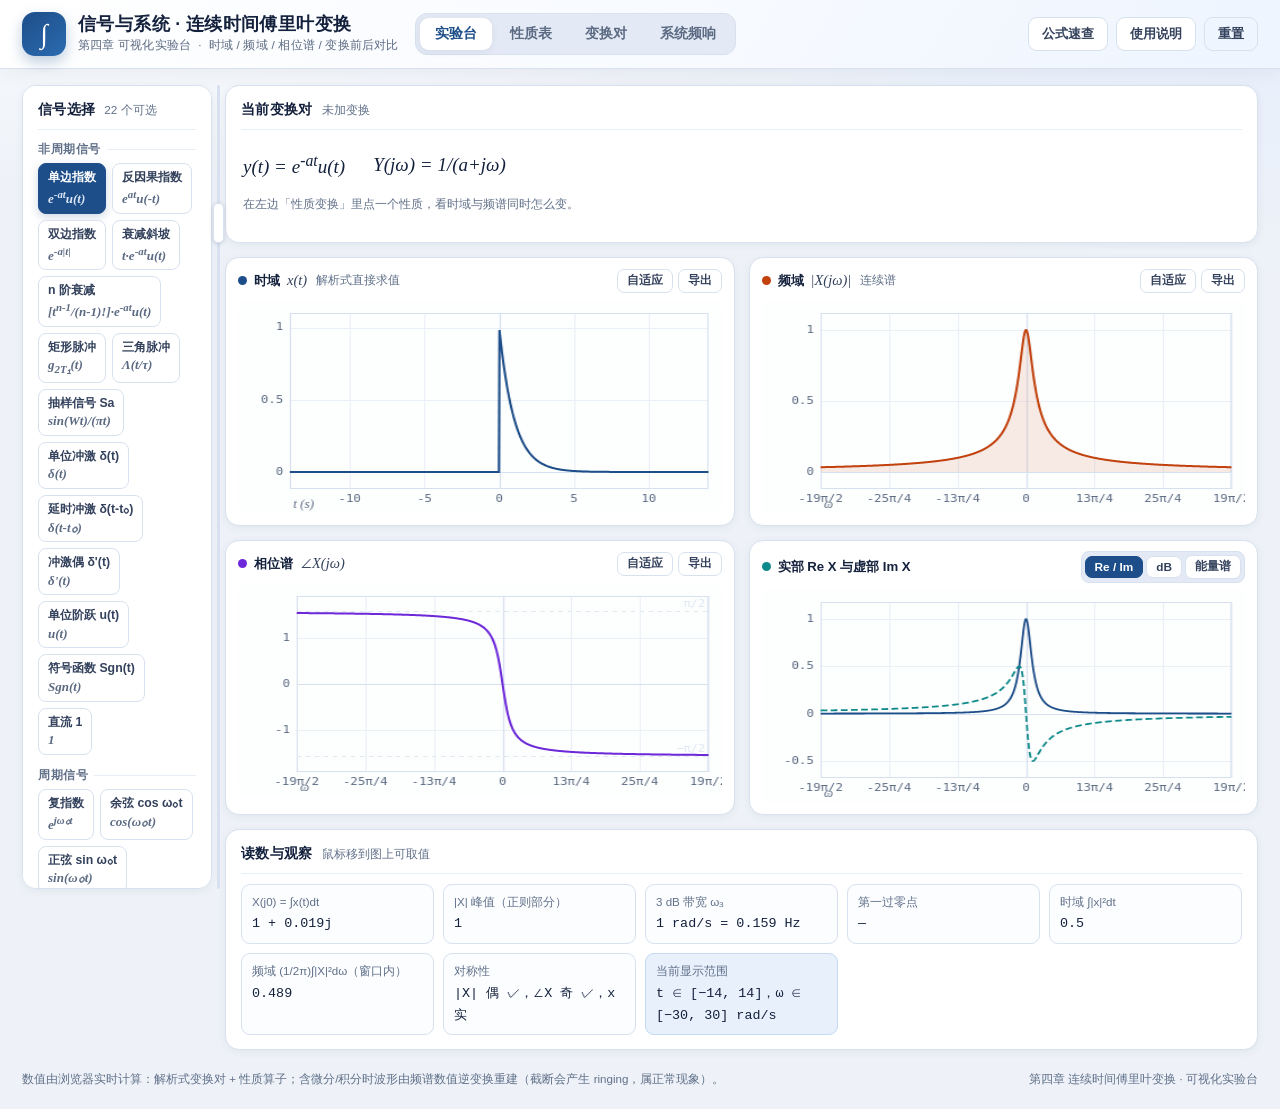
<file: index.html>
<!DOCTYPE html>
<html lang="zh-CN">
<head>
<meta charset="utf-8">
<meta name="viewport" content="width=device-width,initial-scale=1">
<title>信号与系统 · 连续时间傅里叶变换可视化实验台</title>
<meta name="description" content="第四章 连续时间傅里叶变换：信号选择、性质变换、时域波形、幅度谱、相位谱的交互式可视化实验台。">
<style>
/* ==========================================================================
   信号与系统 · 连续时间傅里叶变换可视化实验台
   全部样式内置，不引用任何外部字体、图标或脚本。
   ========================================================================== */

:root{
  --bg:#eef2f8;
  --bg-deep:#e3eaf5;
  --panel:#ffffff;
  --ink:#14213d;
  --ink-2:#33415c;
  --muted:#5b6a82;
  --muted-2:#607089;
  --line:#d8e1ef;
  --line-soft:#e8eef7;
  --primary:#1d4e89;
  --primary-2:#2f6db3;
  --primary-soft:#e8f0fb;
  --accent:#0f8a8a;
  --x:#1d4e89;
  --mag:#c2410c;
  --phase:#6d28d9;
  --y:#0f7a4d;
  --sys:#0f8a8a;
  --ghost:#9aa8bd;
  --danger:#b91c1c;
  --danger-bg:#fef2f2;
  --danger-line:#fecaca;
  --warn:#92400e;
  --warn-bg:#fffbeb;
  --warn-line:#fde68a;
  --ok:#0f7a4d;
  --ok-bg:#ecfdf5;
  --radius:14px;
  --radius-sm:9px;
  --shadow:0 10px 28px rgba(20,33,61,.08);
  --shadow-soft:0 2px 8px rgba(20,33,61,.06);
  --font-ui:"Microsoft YaHei","PingFang SC","Noto Sans SC","Source Han Sans SC","Segoe UI",sans-serif;
  --font-math:"Cambria Math","Latin Modern Math","Times New Roman",serif;
  --font-code:"Cascadia Code","JetBrains Mono","Consolas","Courier New",monospace;
}

*{box-sizing:border-box;}
html,body{margin:0;padding:0;}
body{
  min-height:100vh;
  background:
    radial-gradient(1200px 500px at 8% -10%, #ffffff 0%, rgba(255,255,255,0) 60%),
    radial-gradient(1000px 480px at 96% 0%, #e6effc 0%, rgba(230,239,252,0) 58%),
    var(--bg);
  color:var(--ink);
  font-family:var(--font-ui);
  font-size:14px;
  line-height:1.62;
  -webkit-font-smoothing:antialiased;
}
button,input,select,textarea{font-family:inherit;font-size:inherit;color:inherit;}
button{cursor:pointer;}
h1,h2,h3,h4,p{margin:0;}
[hidden]{display:none !important;}
em{font-style:italic;}
code{font-family:var(--font-code);font-size:12.2px;background:var(--bg-deep);padding:1px 5px;border-radius:5px;color:var(--ink-2);}

/* ---------- 顶栏 ---------- */
.topbar{
  position:sticky;top:0;z-index:40;
  display:flex;align-items:center;gap:16px;flex-wrap:wrap;
  padding:12px 22px;
  background:linear-gradient(120deg,#ffffff 0%,#f7faff 55%,#eef5ff 100%);
  border-bottom:1px solid var(--line);
  box-shadow:0 4px 18px rgba(20,33,61,.05);
}
.brand{display:flex;align-items:center;gap:12px;min-width:280px;}
.brand-mark{
  width:44px;height:44px;border-radius:13px;flex:none;
  display:grid;place-items:center;
  background:linear-gradient(145deg,var(--primary) 0%,#2b6bb0 100%);
  color:#fff;font-family:var(--font-math);font-size:27px;line-height:1;
  box-shadow:0 6px 14px rgba(29,78,137,.28);
}
.brand-text h1{font-size:17.5px;letter-spacing:.4px;line-height:1.3;}
.brand-text p{font-size:11.8px;color:var(--muted);letter-spacing:.2px;}

.mode-switch{
  display:flex;gap:3px;padding:4px;border-radius:12px;
  background:var(--bg-deep);border:1px solid var(--line);
}
.mode-btn{
  border:0;background:transparent;color:var(--muted);
  padding:7px 15px;border-radius:9px;font-size:13.5px;font-weight:600;
  transition:background .18s,color .18s,box-shadow .18s;white-space:nowrap;
}
.mode-btn:hover{color:var(--primary);background:rgba(255,255,255,.65);}
.mode-btn.active{background:#fff;color:var(--primary);box-shadow:var(--shadow-soft);}

.topbar-actions{margin-left:auto;display:flex;gap:8px;}

/* ---------- 通用控件 ---------- */
.btn{
  border:1px solid var(--line);background:#fff;color:var(--ink-2);
  padding:7px 13px;border-radius:9px;font-size:13px;font-weight:600;
  transition:border-color .16s,color .16s,background .16s,box-shadow .16s;
}
.btn:hover{border-color:var(--primary-2);color:var(--primary);background:var(--primary-soft);}
.btn-primary{background:var(--primary);border-color:var(--primary);color:#fff;}
.btn-primary:hover{background:var(--primary-2);border-color:var(--primary-2);color:#fff;}
.btn-ghost{background:transparent;}
.btn-tiny{padding:3px 9px;font-size:11.8px;border-radius:7px;font-weight:600;}
.btn-tiny.active{background:var(--primary);border-color:var(--primary);color:#fff;}
.btn-row{display:flex;gap:8px;flex-wrap:wrap;margin-top:10px;}
.icon-btn{
  width:26px;height:26px;border-radius:7px;border:1px solid var(--line);
  background:#fff;color:var(--muted);font-size:12px;line-height:1;
}
.icon-btn:hover{color:var(--primary);border-color:var(--primary-2);}

.hint{font-size:11.8px;color:var(--muted-2);font-weight:400;}
.val{font-family:var(--font-code);font-size:11.8px;color:var(--primary);margin-left:6px;}
.field-error{font-size:12px;color:var(--danger);margin-top:5px;min-height:0;}
.field-help{font-size:12px;color:var(--muted-2);margin-top:6px;line-height:1.6;}

/* ---------- 布局 ---------- */
.workspace{padding:16px 22px 8px;}
.view{display:none;}
.view.active{display:block;}
.view-head{margin-bottom:14px;}
.view-head h2{font-size:18px;letter-spacing:.3px;}
.view-sub{font-size:12.8px;color:var(--muted);margin-top:3px;}
.view-sub em{font-family:var(--font-math);font-size:14px;color:var(--ink-2);}

.panel{
  background:var(--panel);border:1px solid var(--line);border-radius:var(--radius);
  box-shadow:var(--shadow-soft);padding:14px 15px;
}
.panel-head{
  display:flex;align-items:baseline;gap:9px;flex-wrap:wrap;
  padding-bottom:8px;margin:-2px 0 10px;border-bottom:1px solid var(--line-soft);
}
.panel-head.sub{margin-top:18px;}
.panel-head h2{font-size:14px;font-weight:700;letter-spacing:.3px;}

.lab-grid{display:grid;grid-template-columns:var(--side-w,300px) 13px minmax(0,1fr);gap:0;align-items:start;}
.ctrl-panel{position:sticky;top:78px;max-height:calc(100vh - 96px);overflow:auto;}
.lab-main{display:flex;flex-direction:column;gap:14px;min-width:0;}

.sys-grid{display:grid;grid-template-columns:var(--side-w,300px) 13px minmax(0,1fr);gap:0;align-items:start;}
.sys-main{display:flex;flex-direction:column;gap:14px;min-width:0;}
.mod-grid{display:grid;grid-template-columns:var(--side-w,300px) 13px minmax(0,1fr);gap:0;align-items:start;}
.mod-main{display:flex;flex-direction:column;gap:14px;min-width:0;}
.mod-charts-stack{display:flex;flex-direction:column;gap:14px;}
.mod-charts-row{display:grid;grid-template-columns:repeat(auto-fit,minmax(min(320px,100%),1fr));gap:14px;}

/* 左右宽度调节条：任何屏宽都保持左右分栏，靠它自己拖 */
.col-split{
  align-self:stretch;position:sticky;top:78px;max-height:calc(100vh - 96px);
  cursor:col-resize;touch-action:none;z-index:6;
  display:flex;align-items:flex-start;justify-content:center;
}
.col-split::before{
  content:"";width:3px;height:100%;border-radius:2px;background:var(--line);
  transition:background .12s ease;
}
.col-split::after{
  content:"";position:absolute;top:118px;width:9px;height:38px;border-radius:5px;
  background:#fff;border:1px solid var(--line-2,var(--line));
  box-shadow:0 1px 4px rgba(20,33,61,.16);
}
.col-split:hover::before,.col-split.on::before{background:var(--primary);}
.col-split:focus-visible{outline:2px solid var(--primary-soft);outline-offset:2px;}
.col-split.on::after{border-color:var(--primary);}

/* ---------- 字段 / 滑块 ---------- */
.field{margin-bottom:11px;}
.field > label{display:block;font-size:12.4px;color:var(--ink-2);font-weight:600;margin-bottom:5px;}
.field input[type=text]{
  width:100%;padding:7px 9px;border:1px solid var(--line);border-radius:8px;background:#fbfdff;
  font-family:var(--font-code);font-size:12.6px;
}
.field input[type=text]:focus{outline:2px solid var(--primary-soft);border-color:var(--primary-2);}
.field select{
  width:100%;padding:7px 9px;border:1px solid var(--line);border-radius:8px;background:#fbfdff;font-size:13px;
}
input[type=range]{
  width:100%;height:20px;-webkit-appearance:none;appearance:none;background:transparent;margin:0;
}
input[type=range]::-webkit-slider-runnable-track{height:5px;border-radius:3px;background:linear-gradient(90deg,var(--primary-2),#c9d8ee);}
input[type=range]::-webkit-slider-thumb{
  -webkit-appearance:none;appearance:none;width:15px;height:15px;border-radius:50%;
  background:#fff;border:2.5px solid var(--primary);margin-top:-5px;box-shadow:0 1px 4px rgba(20,33,61,.25);
}
input[type=range]::-moz-range-track{height:5px;border-radius:3px;background:#c9d8ee;}
input[type=range]::-moz-range-thumb{width:14px;height:14px;border-radius:50%;background:#fff;border:2.5px solid var(--primary);}

.params{display:flex;flex-direction:column;gap:9px;}
.param-row label{display:flex;justify-content:space-between;align-items:baseline;font-size:12.3px;color:var(--ink-2);font-weight:600;}
.param-row .pname{font-family:var(--font-math);font-size:14px;font-style:italic;}
.param-row .pnum{font-family:var(--font-code);font-size:12px;color:var(--primary);}
.param-row .pdesc{font-size:11.4px;color:var(--muted-2);font-weight:400;}

.toggles{display:flex;flex-direction:column;gap:6px;}
.check{display:flex;align-items:center;gap:8px;font-size:12.6px;color:var(--ink-2);cursor:pointer;}
.check.inline{display:inline-flex;}
.check input{width:15px;height:15px;accent-color:var(--primary);margin:0;}

/* ---------- 芯片选择器 ---------- */
.chip-grid{display:flex;flex-wrap:wrap;gap:6px;}
.chip{
  border:1px solid var(--line);background:#fff;border-radius:8px;padding:5px 9px;
  font-size:12.3px;color:var(--ink-2);font-weight:600;line-height:1.35;
  transition:border-color .15s,background .15s,color .15s,transform .1s;
  display:flex;flex-direction:column;gap:1px;align-items:flex-start;
}
.chip .chip-mx{font-family:var(--font-math);font-size:13px;font-style:italic;color:var(--muted);}
.chip:hover{border-color:var(--primary-2);background:var(--primary-soft);color:var(--primary);transform:translateY(-1px);}
.chip.active{background:var(--primary);border-color:var(--primary);color:#fff;box-shadow:0 3px 10px rgba(29,78,137,.22);}
.chip.active .chip-mx{color:#dbe7f7;}
.chip.chip-wide{min-width:calc(50% - 3px);}

.sig-groups{display:flex;flex-direction:column;gap:11px;}
.sig-group > .glabel{
  font-size:11.6px;color:var(--muted-2);font-weight:700;letter-spacing:.6px;
  text-transform:uppercase;margin-bottom:5px;display:flex;align-items:center;gap:6px;
}
.sig-group > .glabel::after{content:"";flex:1;height:1px;background:var(--line-soft);}

/* ---------- 变换链 ---------- */
.chain{margin-top:11px;display:flex;flex-direction:column;gap:7px;}
.chain-empty{font-size:12.2px;color:var(--muted-2);font-style:italic;}
.chain-step{
  border:1px solid var(--line);border-left:3px solid var(--phase);border-radius:8px;
  background:#fbfcff;padding:7px 9px;display:flex;align-items:flex-start;gap:8px;
}
.chain-step .idx{
  font-family:var(--font-code);font-size:11px;color:#fff;background:var(--phase);
  border-radius:5px;padding:1px 5px;flex:none;margin-top:2px;
}
.chain-step .body{flex:1;min-width:0;}
.chain-step .nm{font-size:12.6px;font-weight:700;color:var(--ink);}
.chain-step .mx{font-family:var(--font-math);font-size:13px;color:var(--ink-2);display:block;margin-top:1px;}
.chain-step .rm{border:0;background:transparent;color:var(--muted);font-size:13px;padding:0 3px;}
.chain-step .rm:hover{color:var(--danger);}

/* ---------- 公式 ---------- */
.formula-body{padding:2px 2px 0;}
.formula-row{
  font-family:var(--font-math);font-size:19px;color:var(--ink);
  display:flex;align-items:center;gap:14px;flex-wrap:wrap;padding:6px 0;
}
.formula-row.sub{font-size:15.5px;color:var(--ink-2);}
.formula-notes{margin-top:8px;display:flex;flex-direction:column;gap:6px;}
.note{
  font-size:12.4px;line-height:1.6;border-radius:8px;padding:7px 10px;border:1px solid;
}
.note.tip{background:var(--primary-soft);border-color:#c5d9f2;color:#17406e;}
.note.warn{background:var(--warn-bg);border-color:var(--warn-line);color:var(--warn);}
.note.key{background:#fdf2f8;border-color:#fbcfe8;color:#8b1a55;}
.note.ok{background:var(--ok-bg);border-color:#bbf0d4;color:var(--ok);}

.formula-box{
  margin-top:10px;padding:9px 11px;border:1px solid var(--line);border-radius:9px;background:#fbfdff;
  font-family:var(--font-math);font-size:15px;color:var(--ink);overflow-wrap:anywhere;
}

/* 轻量数学排版 */
.mx{font-family:var(--font-math);font-style:italic;}
.mx .op,.mx .num,.mx .fn,.mx .pun{font-style:normal;}
.mfrac{display:inline-flex;flex-direction:column;align-items:center;vertical-align:-0.42em;margin:0 .18em;line-height:1.12;}
.mfrac > .mnum{padding:0 .28em .06em;border-bottom:1.2px solid currentColor;}
.mfrac > .mden{padding:.06em .28em 0;}
.msup{font-size:.72em;vertical-align:.5em;margin-left:.05em;}
.msub{font-size:.72em;vertical-align:-.32em;margin-left:.05em;}
.msubsup{display:inline-flex;flex-direction:column;font-size:.7em;line-height:1.05;vertical-align:-.35em;margin-left:.06em;}
.mbig{font-size:1.32em;vertical-align:-.12em;font-style:normal;}
.mcases{display:inline-flex;align-items:stretch;margin-left:.2em;}
.mcases .brace{font-size:2.1em;line-height:.86;font-style:normal;font-weight:300;}
.mcases .rows{display:inline-flex;flex-direction:column;justify-content:center;gap:.16em;padding-left:.28em;}
.mcases .row{display:flex;gap:.7em;align-items:baseline;}
.mspace{display:inline-block;width:.3em;}
.mhat{display:inline-flex;flex-direction:column;align-items:center;vertical-align:-.5em;line-height:1;}
.mhat .hat{font-size:.72em;line-height:.5;}

/* ---------- 图表 ---------- */
.charts-grid{display:grid;grid-template-columns:repeat(auto-fit,minmax(min(360px,100%),1fr));gap:14px;}
.charts-col{display:flex;flex-direction:column;gap:14px;}
.chart-card{
  background:var(--panel);border:1px solid var(--line);border-radius:var(--radius);
  box-shadow:var(--shadow-soft);padding:10px 12px 12px;min-width:0;
}
.chart-head{display:flex;align-items:center;gap:9px;flex-wrap:wrap;margin-bottom:7px;min-height:26px;}
.chart-title{font-size:13.2px;font-weight:700;color:var(--ink);display:flex;align-items:center;gap:7px;}
.chart-title em{font-family:var(--font-math);font-weight:400;font-size:14.5px;color:var(--ink-2);}
.chart-sub{font-size:11.6px;color:var(--muted-2);}
.chart-actions{margin-left:auto;display:flex;gap:5px;align-items:center;}
.seg{display:inline-flex;gap:3px;padding:3px;background:var(--bg-deep);border-radius:8px;border:1px solid var(--line);}
.dot{width:9px;height:9px;border-radius:50%;display:inline-block;flex:none;}
.dot-x{background:var(--x);}
.dot-mag{background:var(--mag);}
.dot-phase{background:var(--phase);}
.dot-y{background:var(--y);}
.dot-extra{background:var(--accent);}

.canvas-box{position:relative;width:100%;height:212px;}
.canvas-box canvas{width:100%;height:100%;display:block;border-radius:8px;background:#fdfefe;}
.chart-readout{
  position:absolute;left:8px;top:8px;pointer-events:none;
  background:rgba(255,255,255,.94);border:1px solid var(--line);border-radius:7px;
  padding:3px 8px;font-family:var(--font-code);font-size:11.2px;color:var(--ink-2);
  box-shadow:var(--shadow-soft);white-space:nowrap;opacity:0;transition:opacity .12s;
  max-width:calc(100% - 16px);overflow:hidden;text-overflow:ellipsis;
}
.chart-readout.on{opacity:1;}

/* ---------- 读数表 ---------- */
.insight-grid{display:grid;grid-template-columns:repeat(auto-fit,minmax(min(178px,100%),1fr));gap:9px;}
.insight{
  border:1px solid var(--line);border-radius:9px;padding:8px 10px;background:#fbfdff;min-width:0;
}
.insight .k{font-size:11.6px;color:var(--muted-2);display:flex;align-items:center;gap:5px;}
.insight .v{font-family:var(--font-code);font-size:13.4px;color:var(--ink);margin-top:2px;overflow-wrap:anywhere;}
.insight .v.mx{font-family:var(--font-math);font-size:15px;}
.insight.accent{background:var(--primary-soft);border-color:#c5d9f2;}
.insight-note{font-size:12.4px;color:var(--ink-2);margin-top:10px;line-height:1.7;}

/* ---------- 性质卡片 ---------- */
.props-grid{display:grid;grid-template-columns:repeat(auto-fill,minmax(min(392px,100%),1fr));gap:14px;}
.prop-card{
  background:var(--panel);border:1px solid var(--line);border-radius:var(--radius);
  box-shadow:var(--shadow-soft);padding:13px 14px 12px;display:flex;flex-direction:column;gap:9px;
  transition:box-shadow .18s,border-color .18s,transform .18s;
}
.prop-card:hover{box-shadow:var(--shadow);border-color:#c5d9f2;transform:translateY(-2px);}
.prop-top{display:flex;align-items:baseline;gap:9px;flex-wrap:wrap;}
.prop-sec{font-family:var(--font-code);font-size:11.4px;color:#fff;background:var(--primary);border-radius:6px;padding:1px 6px;}
.prop-name{font-size:14.4px;font-weight:700;}
.prop-en{font-size:11.6px;color:var(--muted-2);}
.prop-formula{
  font-family:var(--font-math);font-size:16.5px;color:var(--ink);
  background:#f7faff;border:1px solid var(--line-soft);border-radius:9px;padding:9px 11px;overflow-wrap:anywhere;
}
.prop-quote{font-size:12.4px;color:#8b1a55;background:#fdf2f8;border-left:3px solid #ec6cb0;padding:5px 9px;border-radius:0 7px 7px 0;}
.prop-desc{font-size:12.4px;color:var(--ink-2);line-height:1.66;}
.prop-demo{display:grid;grid-template-columns:1fr 1fr;gap:8px;}
.mini-chart{border:1px solid var(--line-soft);border-radius:8px;padding:5px 6px;background:#fdfefe;}
.mini-chart .cap{font-size:11px;color:var(--muted-2);display:flex;justify-content:space-between;gap:6px;}
.mini-chart canvas{width:100%;height:78px;display:block;}
.prop-foot{display:flex;gap:7px;align-items:center;margin-top:auto;}
.prop-sigsel{font-size:12px;color:var(--muted-2);display:flex;align-items:center;gap:5px;}
.prop-sigsel select{padding:3px 6px;border:1px solid var(--line);border-radius:7px;font-size:12px;background:#fff;}

/* ---------- 变换对表 ---------- */
.pairs-toolbar{display:flex;gap:12px;align-items:center;flex-wrap:wrap;margin-bottom:10px;}
.table-wrap{
  background:var(--panel);border:1px solid var(--line);border-radius:var(--radius);
  box-shadow:var(--shadow-soft);overflow:auto;
}
table.pairs-table{border-collapse:collapse;width:100%;font-size:13px;}
.pairs-table th{
  text-align:left;font-size:12.2px;color:var(--muted);font-weight:700;
  padding:10px 12px;border-bottom:1px solid var(--line);background:#f7faff;white-space:nowrap;position:sticky;top:0;z-index:2;
}
.pairs-table td{padding:9px 12px;border-bottom:1px solid var(--line-soft);vertical-align:middle;}
.pairs-table tr:hover td{background:#f6f9fe;}
.pairs-table .mx{font-size:15px;}
.pairs-table .siglink{
  border:0;background:transparent;padding:0;font-family:var(--font-math);font-size:15px;color:var(--primary);
  text-align:left;cursor:pointer;text-decoration:underline dotted;text-underline-offset:3px;
}
.pairs-table .siglink:hover{color:var(--primary-2);}
.pairs-table td.spark{width:190px;}
.pairs-table .spark canvas{width:180px;height:44px;display:block;}
.pairs-table .tagline{font-size:11.4px;color:var(--muted-2);}
.badge{font-size:10.8px;border-radius:5px;padding:1px 6px;background:var(--bg-deep);color:var(--muted);font-family:var(--font-ui);}
.badge.p{background:#fdf2f8;color:#8b1a55;}
.badge.d{background:#eef2ff;color:#3730a3;}

/* ---------- 专题 ---------- */
.topic-tabs{display:flex;gap:6px;flex-wrap:wrap;margin-bottom:13px;}
.topic-tab{
  border:1px solid var(--line);background:#fff;border-radius:9px;padding:6px 13px;
  font-size:13px;font-weight:600;color:var(--ink-2);
}
.topic-tab:hover{border-color:var(--primary-2);color:var(--primary);}
.topic-tab.active{background:var(--primary);border-color:var(--primary);color:#fff;}
.topic-panel{display:flex;flex-direction:column;gap:14px;}
.topic-head{
  background:var(--panel);border:1px solid var(--line);border-radius:var(--radius);padding:12px 15px;
  box-shadow:var(--shadow-soft);
}
.topic-head h3{font-size:15.5px;margin-bottom:4px;}
.topic-head p{font-size:12.6px;color:var(--muted);line-height:1.65;}
.topic-body-grid{display:grid;grid-template-columns:minmax(0,1fr) 300px;gap:14px;align-items:start;}
.topic-side{display:flex;flex-direction:column;gap:12px;}
.topic-charts{display:flex;flex-direction:column;gap:14px;}
.anim-row{display:flex;gap:8px;align-items:center;flex-wrap:wrap;}
.play-btn{
  border:1px solid var(--primary);background:var(--primary);color:#fff;border-radius:9px;
  padding:6px 14px;font-size:13px;font-weight:700;
}
.play-btn.alt{background:#fff;color:var(--primary);}
.slider-wide{flex:1;min-width:150px;}
.legend{display:flex;gap:12px;flex-wrap:wrap;font-size:11.8px;color:var(--muted-2);margin-top:6px;}
.legend i{display:inline-block;width:16px;height:3px;border-radius:2px;margin-right:5px;vertical-align:middle;}

/* ---------- 抽屉 / 模态 / toast ---------- */
.drawer{
  position:fixed;top:0;right:0;bottom:0;width:min(430px,92vw);z-index:60;
  background:#fff;border-left:1px solid var(--line);box-shadow:-14px 0 34px rgba(20,33,61,.14);
  display:flex;flex-direction:column;
}
.drawer-head{display:flex;align-items:center;gap:10px;padding:14px 16px;border-bottom:1px solid var(--line);}
.drawer-head h3{font-size:15px;flex:1;}
.drawer-body{padding:14px 16px 22px;overflow:auto;display:flex;flex-direction:column;gap:12px;}
.ode-row{display:flex;align-items:center;gap:7px;}
.ode-row input{flex:1;min-width:0;}
.ode-sep{font-family:var(--font-math);font-size:19px;color:var(--muted);}

.modal-mask{
  position:fixed;inset:0;z-index:70;background:rgba(20,33,61,.42);
  display:grid;place-items:center;padding:22px;backdrop-filter:blur(2px);
}
.modal{
  background:#fff;border-radius:16px;box-shadow:0 24px 60px rgba(20,33,61,.28);
  width:min(880px,94vw);max-height:86vh;display:flex;flex-direction:column;
}
.modal-head{display:flex;align-items:center;gap:12px;padding:14px 18px;border-bottom:1px solid var(--line);}
.modal-head h3{font-size:15.5px;flex:1;}
.modal-body{padding:16px 18px 22px;overflow:auto;font-size:13px;line-height:1.75;color:var(--ink-2);}
.modal-body h4{font-size:13.6px;color:var(--ink);margin:16px 0 6px;}
.modal-body ul,.modal-body ol{margin:6px 0;padding-left:22px;}
.modal-body li{margin:4px 0;}
.modal-body .mx{font-size:15px;color:var(--ink);}
.modal-body table{border-collapse:collapse;width:100%;margin:8px 0;font-size:12.6px;}
.modal-body th,.modal-body td{border:1px solid var(--line);padding:6px 9px;text-align:left;}
.modal-body th{background:#f7faff;font-weight:700;color:var(--ink);}
.modal-body .kbd{font-family:var(--font-code);font-size:11.6px;border:1px solid var(--line);border-bottom-width:2px;border-radius:5px;padding:0 5px;background:#fbfdff;}

.toast{
  position:fixed;left:50%;bottom:26px;transform:translateX(-50%);z-index:80;
  background:var(--ink);color:#fff;border-radius:10px;padding:9px 16px;font-size:13px;
  box-shadow:0 12px 30px rgba(20,33,61,.3);
}

.footbar{
  display:flex;gap:14px;justify-content:space-between;flex-wrap:wrap;
  padding:12px 22px 20px;font-size:11.6px;color:var(--muted-2);
}
.foot-right{white-space:nowrap;}

/* ---------- 响应式 ---------- */
/* 左右分栏在任何屏宽都保持，不再退化成上下堆叠；窄屏靠 .col-split 自己拖 */
@media (max-width:860px){
  .topic-body-grid{grid-template-columns:minmax(0,1fr);}
}
@media (max-width:820px){
  .topbar{padding:10px 14px;}
  .workspace{padding:12px 10px 4px;}
  .mode-switch{order:3;width:100%;overflow:auto;}
  .canvas-box{height:190px;}
  .props-grid{grid-template-columns:minmax(0,1fr);}
  .col-split::after{top:96px;}
}

@media (prefers-reduced-motion:reduce){
  *{transition:none !important;animation:none !important;}
}

/* ---------- 数学排版补充类 ---------- */
.mx .num,.mx .op,.mx .fn,.mx .pun,.mx .gr{font-style:normal;}
.mx .op{padding:0 .12em;}
.mx .fn{padding:0 .06em;}
.mx .pun{padding:0 .04em;}
.mx .mspace{display:inline-block;width:.28em;}
.mx .mgrp{display:inline;}
.mx .mxin{font-style:italic;}
.mx .mxunk{color:var(--danger);font-style:normal;font-size:.86em;border-bottom:1px dotted var(--danger);}
.mx .msqrt{display:inline-flex;align-items:flex-start;}
.mx .mroot{font-style:normal;line-height:1.05;}
.mx .mrad{border-top:1.1px solid currentColor;padding:.06em .12em 0 0;}
.mx .mbop{display:inline-flex;flex-direction:column;align-items:center;vertical-align:-.55em;line-height:1;margin:0 .1em;}
.mx .mbop .btop,.mx .mbop .bbot{font-size:.66em;line-height:1.15;}
.mx .mbop .bglyph{font-size:1.28em;line-height:1;}
.mx .mcases .row{display:flex;gap:.55em;align-items:baseline;}
.mx .mcases .cell{display:inline;}
.mx .mgrid{display:inline-flex;flex-direction:column;gap:.2em;}
.mx .mgrid .row{display:flex;gap:1.1em;}

</style>
</head>
<body>
<div id="app">

  <header class="topbar">
    <div class="brand">
      <div class="brand-mark" aria-hidden="true">&#8747;</div>
      <div class="brand-text">
        <h1>信号与系统 · 连续时间傅里叶变换</h1>
        <p>第四章 可视化实验台 &nbsp;·&nbsp; 时域 / 频域 / 相位谱 / 变换前后对比</p>
      </div>
    </div>

    <nav class="mode-switch" id="modeSwitch" aria-label="功能切换">
      <button class="mode-btn active" data-mode="lab">实验台</button>
      <button class="mode-btn" data-mode="props">性质表</button>
      <button class="mode-btn" data-mode="pairs">变换对</button>
      <button class="mode-btn" data-mode="sys">系统频响</button>
    </nav>

    <div class="topbar-actions">
      <button class="btn" id="btnFormula" title="常用公式与结论速查">公式速查</button>
      <button class="btn" id="btnHelp" title="使用说明">使用说明</button>
      <button class="btn btn-ghost" id="btnReset" title="恢复默认状态">重置</button>
    </div>
  </header>

  <main class="workspace">

    <!-- ======================= 实验台 ======================= -->
    <section class="view active" id="view-lab">
      <div class="lab-grid">

        <aside class="panel ctrl-panel">
          <div class="panel-head">
            <h2>信号选择</h2>
            <span class="hint" id="sigCountHint">点击选择</span>
          </div>
          <div class="sig-groups" id="sigGroups"></div>

          <div class="panel-head sub">
            <h2>信号参数</h2>
            <span class="hint">拖动调整</span>
          </div>
          <div class="params" id="sigParams"></div>
          <p class="field-help" id="sigFormula"></p>

          <div class="panel-head sub">
            <h2>性质变换</h2>
            <span class="hint">可叠加，按顺序作用</span>
          </div>
          <div class="chip-grid" id="propChips"></div>
          <div class="params" id="propParams"></div>
          <div class="chain" id="chainList"></div>

          <div class="panel-head sub">
            <h2>显示选项</h2>
          </div>
          <div class="toggles" id="displayToggles">
            <label class="check"><input type="checkbox" id="optOverlay" checked><span>叠加变换前信号</span></label>
            <label class="check"><input type="checkbox" id="optImpulses" checked><span>频谱绘制冲激谱线</span></label>
            <label class="check"><input type="checkbox" id="optUnwrap"><span>相位解包裹</span></label>
            <label class="check"><input type="checkbox" id="optPiTicks" checked><span>频率轴用 π 刻度</span></label>
            <label class="check"><input type="checkbox" id="optHz"><span>频率轴用 Hz（f = ω/2π）</span></label>
          </div>
          <div class="field">
            <label for="rangeW">频率显示范围 ω<sub>max</sub><span class="val" id="rangeWVal"></span></label>
            <input type="range" id="rangeW" min="4" max="120" step="1" value="30">
          </div>
          <div class="field">
            <label for="rangeT">时间显示范围 T<sub>max</sub><span class="val" id="rangeTVal"></span></label>
            <input type="range" id="rangeT" min="2" max="60" step="1" value="14">
          </div>
        </aside>

        <div class="col-split" role="separator" aria-orientation="vertical" tabindex="0"
             aria-label="拖动调节左右宽度，双击复位" title="拖动调节左右宽度 · 双击复位"></div>

        <div class="lab-main">
          <div class="panel formula-panel">
            <div class="panel-head">
              <h2>当前变换对</h2>
              <span class="hint" id="formulaTag"></span>
            </div>
            <div class="formula-body">
              <div class="formula-row" id="formulaMain"></div>
              <div class="formula-row sub" id="formulaRule"></div>
              <div class="formula-notes" id="formulaNotes"></div>
            </div>
          </div>

          <div class="charts-grid">
            <div class="chart-card">
              <div class="chart-head">
                <div class="chart-title"><span class="dot dot-x"></span>时域 <em>x(t)</em></div>
                <div class="chart-sub" id="subTime"></div>
                <div class="chart-actions">
                  <button class="btn btn-tiny" data-act="zoomfit" data-chart="time">自适应</button>
                  <button class="btn btn-tiny" data-act="export" data-chart="time">导出</button>
                </div>
              </div>
              <div class="canvas-box"><canvas id="chTime"></canvas><div class="chart-readout" id="roTime"></div></div>
            </div>

            <div class="chart-card">
              <div class="chart-head">
                <div class="chart-title"><span class="dot dot-mag"></span>频域 <em>|X(jω)|</em></div>
                <div class="chart-sub" id="subMag"></div>
                <div class="chart-actions">
                  <button class="btn btn-tiny" data-act="zoomfit" data-chart="mag">自适应</button>
                  <button class="btn btn-tiny" data-act="export" data-chart="mag">导出</button>
                </div>
              </div>
              <div class="canvas-box"><canvas id="chMag"></canvas><div class="chart-readout" id="roMag"></div></div>
            </div>

            <div class="chart-card">
              <div class="chart-head">
                <div class="chart-title"><span class="dot dot-phase"></span>相位谱 <em>∠X(jω)</em></div>
                <div class="chart-actions">
                  <button class="btn btn-tiny" data-act="zoomfit" data-chart="phase">自适应</button>
                  <button class="btn btn-tiny" data-act="export" data-chart="phase">导出</button>
                </div>
              </div>
              <div class="canvas-box"><canvas id="chPhase"></canvas><div class="chart-readout" id="roPhase"></div></div>
            </div>

            <div class="chart-card">
              <div class="chart-head">
                <div class="chart-title"><span class="dot dot-extra"></span><span id="extraTitle">实部与虚部</span></div>
                <div class="chart-actions seg" id="extraSeg">
                  <button class="btn btn-tiny active" data-extra="reim">Re / Im</button>
                  <button class="btn btn-tiny" data-extra="db">dB</button>
                  <button class="btn btn-tiny" data-extra="energy">能量谱</button>
                </div>
              </div>
              <div class="canvas-box"><canvas id="chExtra"></canvas><div class="chart-readout" id="roExtra"></div></div>
            </div>
          </div>

          <div class="panel insight-panel">
            <div class="panel-head"><h2>读数与观察</h2><span class="hint">鼠标移到图上可取值</span></div>
            <div class="insight-grid" id="insightGrid"></div>
          </div>
        </div>
      </div>
    </section>

    <!-- ======================= 性质表 ======================= -->
    <section class="view" id="view-props">
      <div class="view-head">
        <h2>表 4.1 · 傅里叶变换性质</h2>
        <p class="view-sub">每张卡片给出性质公式、结论要点与一个「变换前 → 变换后」的实算缩略图。点「载入实验台」可放大细看。</p>
      </div>
      <div class="props-grid" id="propsGrid"></div>
    </section>

    <!-- ======================= 变换对 ======================= -->
    <section class="view" id="view-pairs">
      <div class="view-head">
        <h2>表 4.2 · 基本傅里叶变换对</h2>
        <p class="view-sub">缩略图实时计算。点行首信号名可在实验台载入；带参数的变换对可在实验台里拖动滑块。</p>
      </div>
      <div class="pairs-toolbar">
        <div class="seg" id="pairsSeg">
          <button class="btn btn-tiny active" data-kind="all">全部</button>
          <button class="btn btn-tiny" data-kind="energy">能量信号</button>
          <button class="btn btn-tiny" data-kind="power">功率/周期信号</button>
          <button class="btn btn-tiny" data-kind="dist">广义函数</button>
        </div>
        <label class="check inline"><input type="checkbox" id="pairsSpark" checked><span>显示缩略图</span></label>
      </div>
      <div class="table-wrap">
        <table class="pairs-table">
          <thead>
            <tr><th>信号 x(t)</th><th>傅里叶变换 X(jω)</th><th>傅里叶级数系数（若为周期）</th><th>时域</th><th>频域</th></tr>
          </thead>
          <tbody id="pairsBody"></tbody>
        </table>
      </div>
    </section>

    <!-- ======================= 系统频响 ======================= -->
    <section class="view" id="view-sys">
      <div class="view-head">
        <h2>4.4 / 4.7 · 卷积性质与系统频域分析</h2>
        <p class="view-sub">
          <em>x(t)*h(t) ⟷ X(jω)·H(jω)</em>；冲激响应与频率响应是一对傅里叶变换。四步法：求 X → 求 H → 相乘得 Y → 逆变换得 y。
        </p>
      </div>
      <div class="sys-grid">
        <aside class="panel">
          <div class="panel-head"><h2>输入信号 x(t)</h2></div>
          <div class="chip-grid" id="sysInputChips"></div>
          <div class="params" id="sysInputParams"></div>

          <div class="panel-head sub"><h2>系统 H(jω)</h2></div>
          <div class="field">
            <label for="sysKind">系统类型</label>
            <select id="sysKind"></select>
          </div>
          <div class="params" id="sysParams"></div>
          <div class="field">
            <label for="sysOde">微分方程（右侧 = 输出多项式，左侧 = 输入多项式，按 (jω) 降幂，逗号分隔）</label>
            <div class="ode-row">
              <input type="text" id="sysOdeNum" spellcheck="false">
              <span class="ode-sep">/</span>
              <input type="text" id="sysOdeDen" spellcheck="false">
            </div>
            <p class="field-help">例：分子 <code>1,0,3</code> 表示 (jω)²+3，分母 <code>1,6,8</code> 表示 (jω)²+6(jω)+8。改系数即改微分方程。</p>
            <p class="field-error" id="sysOdeErr"></p>
          </div>
          <div class="formula-box" id="sysFormula"></div>
          <div class="btn-row">
            <button class="btn btn-primary" id="sysPreset1">例题 4.1.1 预设</button>
            <button class="btn" id="sysPreset2">课堂测试预设</button>
          </div>
        </aside>
        <div class="col-split" role="separator" aria-orientation="vertical" tabindex="0"
             aria-label="拖动调节左右宽度，双击复位" title="拖动调节左右宽度 · 双击复位"></div>
        <div class="sys-main">
          <div class="charts-grid">
            <div class="chart-card">
              <div class="chart-head"><div class="chart-title"><span class="dot dot-mag"></span>幅频特性 |H(jω)|</div></div>
              <div class="canvas-box"><canvas id="chSysMag"></canvas><div class="chart-readout" id="roSysMag"></div></div>
            </div>
            <div class="chart-card">
              <div class="chart-head"><div class="chart-title"><span class="dot dot-phase"></span>相频特性 φ<sub>H</sub>(ω)</div></div>
              <div class="canvas-box"><canvas id="chSysPhase"></canvas><div class="chart-readout" id="roSysPhase"></div></div>
            </div>
            <div class="chart-card">
              <div class="chart-head"><div class="chart-title"><span class="dot dot-x"></span>输入 x(t) 与输出 y(t)</div></div>
              <div class="canvas-box"><canvas id="chSysTime"></canvas><div class="chart-readout" id="roSysTime"></div></div>
            </div>
            <div class="chart-card">
              <div class="chart-head"><div class="chart-title"><span class="dot dot-y"></span>频谱相乘 X(jω)·H(jω) = Y(jω)</div></div>
              <div class="canvas-box"><canvas id="chSysSpec"></canvas><div class="chart-readout" id="roSysSpec"></div></div>
            </div>
          </div>
          <div class="panel insight-panel"><div class="panel-head"><h2>系统结论</h2></div>
            <div class="insight-grid" id="sysInsight"></div>
            <p class="insight-note" id="sysNote"></p>
          </div>
        </div>
      </div>
    </section>

  </main>

  <footer class="footbar">
    <span>数值由浏览器实时计算：解析式变换对 + 性质算子；含微分/积分时波形由频谱数值逆变换重建（截断会产生 ringing，属正常现象）。</span>
    <span class="foot-right">第四章 连续时间傅里叶变换 · 可视化实验台</span>
  </footer>
</div>

<div class="drawer" id="drawer" hidden aria-label="自定义函数">
  <div class="drawer-head">
    <h3>自定义信号 x(t)</h3>
    <button class="icon-btn" id="drawerClose" aria-label="关闭">✕</button>
  </div>
  <div class="drawer-body">
    <p class="field-help">用变量 <code>t</code> 写一个时间函数，工具会用数值积分算出它的傅里叶变换（截断窗内）。支持
      <code>+ - * / ^</code>、<code>exp sin cos tan abs sqrt ln log sign</code>、<code>u step rect gate sa sinc tri delta</code>、
      常量 <code>pi e</code> 与参数 <code>a b c w0 T</code>。</p>
    <div class="field">
      <label for="customExpr">x(t) =</label>
      <input type="text" id="customExpr" spellcheck="false" placeholder="例如：exp(-3*t)*u(t)  或  rect(t/2)  或  sa(2*t)">
      <p class="field-error" id="customErr"></p>
    </div>
    <div class="field">
      <label for="customWindow">截断窗宽 <span class="val" id="customWindowVal"></span></label>
      <input type="range" id="customWindow" min="4" max="80" step="1" value="24">
    </div>
    <div class="field">
      <label for="customParams">参数值（逗号分隔，可留空）</label>
      <input type="text" id="customParams" spellcheck="false" placeholder="a=2, w0=5">
    </div>
    <div class="chip-grid" id="customPresets"></div>
    <div class="btn-row">
      <button class="btn btn-primary" id="customApply">计算并载入实验台</button>
    </div>
    <p class="hint">注意：δ(t)、u(t)、常数这类不满足绝对可积的写法，数值结果只能近似出冲激附近的形态。</p>
  </div>
</div>

<div class="modal-mask" id="modal" hidden>
  <div class="modal" role="dialog" aria-modal="true">
    <div class="modal-head"><h3 id="modalTitle"></h3><button class="icon-btn" id="modalClose" aria-label="关闭">✕</button></div>
    <div class="modal-body" id="modalBody"></div>
  </div>
</div>

<div class="toast" id="toast" hidden></div>

<script>
/* ===== math.js ===== */
/* ==========================================================================
   math.js —— 轻量数学排版（LaTeX 子集，纯 HTML/CSS，无外部依赖）
   支持：\frac{}{}  ^{}  _{}  \int_{}^{}  \sum_{}^{}  \begin{cases}
        \sqrt{}  \text/\mathrm/\operatorname  符号表  自动斜体
   ========================================================================== */
(function (global) {
  'use strict';

  var SYM = {
    omega: 'ω', Omega: 'Ω', delta: 'δ', Delta: 'Δ', alpha: 'α', Alpha: 'Α',
    beta: 'β', Gamma: 'Γ', gamma: 'γ', theta: 'θ', Theta: 'Θ', lambda: 'λ',
    Lambda: 'Λ', mu: 'μ', Mu: 'Μ', nu: 'ν', xi: 'ξ', Xi: 'Ξ',
    pi: 'π', Pi: 'Π', rho: 'ρ', Rho: 'Ρ', sigma: 'σ', Sigma: 'Σ', tau: 'τ',
    Tau: 'Τ', upsilon: 'υ', Upsilon: 'Υ', phi: 'φ', varphi: 'φ', Phi: 'Φ',
    chi: 'χ', Chi: 'Χ', psi: 'ψ', Psi: 'Ψ', zeta: 'ζ', Zeta: 'Ζ', eta: 'η',
    varepsilon: 'ε', Epsilon: 'Ε', iota: 'ι', kappa: 'κ', omicron: 'ο',
    /* 运行变量哨兵：\Tv = 时间变量 t，\Wv = 频率变量 ω
       （公式复合只替换这两个哨兵，参数 \omega_0、T_1 等不受影响） */
    Tv: 't', Wv: 'ω',
    infty: '∞', partial: '∂',
    rightarrow: '→', to: '→',longrightarrow: '⟶', rightarrowtail: '→',
    leftarrow: '←', longleftarrow: '⟵', leftrightarrow: '↔',
    Rightarrow: '⇒', Leftrightarrow: '⇔', mapsto: '↦', updownarrow: '↕',
    pm: '±', mp: '∓', times: '×', cdot: '·', div: '÷', ast: '*',
    star: '★', circ: '∘', bullet: '•',
    le: '≤', leq: '≤', ge: '≥', geq: '≥', ne: '≠', neq: '≠',
    approx: '≈', equiv: '≡', sim: '∼', propto: '∝',
    in: '∈', notin: '∉', subset: '⊂', cup: '∪', cap: '∩',
    ldots: '…', cdots: '⋯', dots: '…', quad: ' ', qquad: '  ',
    angle: '∠', perp: '⊥', langle: '⟨', rangle: '⟩',
    lceil: '⌈', rceil: '⌉', lfloor: '⌊', rfloor: '⌋',
    forall: '∀', exists: '∃', neg: '¬', land: '∧', lor: '∨',
    overline: '‾', underline: '_', hat: '^', degree: '°',
    mathcal: '', ell: 'ℓ', hbar: 'ℏ', wp: '℘', Re: 'Re', Im: 'Im'
  };

  var UPRIGHT_WORDS = {
    Re: 'Re', Im: 'Im', re: 'Re', im: 'Im', arg: 'arg', deg: 'deg',
    gcd: 'gcd', lb: 'lb', lg: 'lg', ln: 'ln', log: 'log', max: 'max',
    min: 'min', sgn: 'sgn', sinc: 'sinc', Sa: 'Sa', rect: 'rect',
    tri: 'tri', tg: 'tg', ctg: 'ctg', arctan: 'arctan', arcsin: 'arcsin',
    sin: 'sin', cos: 'cos', tan: 'tan', cot: 'cot', sec: 'sec', csc: 'csc',
    sinh: 'sinh', cosh: 'cosh', tanh: 'tanh', exp: 'exp', lim: 'lim',
    mod: 'mod', sup: 'sup', inf: 'inf', diag: 'diag', Tr: 'Tr'
  };

  var BIG_OPS = { sum: 'Σ', prod: 'Π', int: '∫', iint: '∬', oint: '∮', lim: 'lim', coprod: '∐' };

  function esc(ch) {
    if (ch === '<') return '&lt;';
    if (ch === '>') return '&gt;';
    if (ch === '&') return '&amp;';
    if (ch === '"') return '&quot;';
    return ch;
  }

  function Parser(src) { this.s = src; this.i = 0; }

  Parser.prototype.peek = function () { return this.i < this.s.length ? this.s[this.i] : ''; };

  Parser.prototype.eat = function () { return this.s[this.i++]; };

  /* 读取一个 group：以 { 开始，读到匹配的 } */
  Parser.prototype.readGroup = function () {
    if (this.peek() !== '{') return null;
    this.eat();
    var depth = 1, out = '';
    while (this.i < this.s.length) {
      var c = this.eat();
      if (c === '{') depth++;
      else if (c === '}') { depth--; if (!depth) break; }
      out += c;
    }
    return out;
  };

  /* 读取一个原子（用于 ^ \u005f 的单字符形式） */
  Parser.prototype.readArg = function () {
    var c = this.peek();
    if (c === '{') return this.readGroup();
    this.eat();
    if (c === '\\') { this.i--; return '\\' + this.readCmdName(); }
    return c;
  };

  Parser.prototype.readCmdName = function () {
    var n = '';
    while (this.i < this.s.length && /[a-zA-Z]/.test(this.s[this.i])) n += this.eat();
    return n;
  };

  /* 解析一段，直到遇到 stop 字符（顶层传 ''） */
  Parser.prototype.parseUntil = function (stops) {
    var out = '';
    while (this.i < this.s.length) {
      var c = this.peek();
      if (stops.indexOf(c) >= 0) break;
      out += this.parseAtom();
    }
    return out;
  };

  Parser.prototype.parseAtom = function () {
    var c = this.peek();

    if (c === '\\') { this.eat(); return this.parseCommand(); }

    if (c === '{') {
      var inner = this.readGroup();
      var sub = this.parseScript();
      return '<span class="mgrp">' + new Parser(inner).parseUntil('') + '</span>' + sub;
    }

    this.eat();

    if (c === ' ' || c === '~') return '<span class="mspace"></span>';
    if (/[0-9.]/.test(c)) return '<span class="num">' + esc(c) + '</span>';
    if (/[a-zA-Z]/.test(c)) return esc(c); /* 默认斜体 */
    if ('+-=<>/*(),;:!|'.indexOf(c) >= 0) {
      var sym = c === '-' ? '−' : (c === '*' ? '∗' : c);
      return '<span class="op">' + esc(sym) + '</span>';
    }
    if (c === '[') return '<span class="pun">[</span>';
    if (c === ']') return '<span class="pun">]</span>';
    if (c === '#') return '<span class="pun">#</span>';
    return '<span class="pun">' + esc(c) + '</span>';
  };

  Parser.prototype.parseScript = function () {
    var sub = null, sup = null, guard = 0;
    while (guard++ < 4) {
      var c = this.peek();
      if (c === '_') { this.eat(); sub = this.readArg(); }
      else if (c === '^') { this.eat(); sup = this.readArg(); }
      else break;
    }
    if (sub === null && sup === null) return '';
    var render = function (txt) { return new Parser(txt).parseUntil(''); };
    if (sub !== null && sup !== null) {
      return '<span class="msubsup"><span class="sup">' + render(sup) +
             '</span><span class="sub">' + render(sub) + '</span></span>';
    }
    if (sup !== null) return '<span class="msup">' + render(sup) + '</span>';
    return '<span class="msub">' + render(sub) + '</span>';
  };

  Parser.prototype.parseCommand = function () {
    var name = this.readCmdName();
    if (!name) {
      var ch = this.eat(); /* \{ \} \| \, \; \% \_ 等 */
      if (ch === ',' || ch === ';' || ch === '!') return '<span class="mspace"></span>';
      if (ch === '%') return '<span class="num">%</span>';
      if (ch === '_') return '<span class="op">_</span>';
      if (ch === '\\') return '<br>';
      return '<span class="pun">' + esc(ch) + '</span>';
    }

    if (name === 'frac' || name === 'dfrac' || name === 'tfrac') {
      var a = this.readArgOrGroup(), b = this.readArgOrGroup();
      return '<span class="mfrac"><span class="mnum">' + sub(a) + '</span>' +
             '<span class="mden">' + sub(b) + '</span></span>';
    }

    if (name === 'sqrt') {
      var rad = this.readArgOrGroup();
      return '<span class="msqrt"><span class="mroot">√</span><span class="mrad">' + sub(rad) + '</span></span>';
    }

    if (name === 'text' || name === 'mathrm' || name === 'mathbf' || name === 'operatorname' ||
        name === 'mbox' || name === 'mathit' || name === 'mathsf') {
      var txt = this.readGroup() || '';
      var cls = (name === 'mathit') ? 'mxin' : 'fn';
      return '<span class="' + cls + '">' + txt.replace(/[{}]/g, '').replace(/&/g, '&amp;').replace(/</g, '&lt;') + '</span>';
    }

    if (name === 'begin') { return this.beginEnvironment(); }
    if (name === 'end') { this.readGroup(); return ''; }

    if (name === 'left' || name === 'right') {
      var d = this.eat();
      if (d === '\\') { this.eat(); return ''; }
      if (d === '.') { return ''; }
      return '<span class="pun">' + esc(d) + '</span>';
    }

    if (BIG_OPS[name]) {
      var glyph = BIG_OPS[name];
      var lo = null, hi = null;
      if (this.peek() === '_') { this.eat(); lo = this.readArg(); }
      if (this.peek() === '^') { this.eat(); hi = this.readArg(); }
      if (lo !== null || hi !== null) {
        return '<span class="mbop"><span class="btop">' + (hi === null ? '' : sub(hi)) + '</span>' +
               '<span class="bglyph mbig">' + glyph + '</span>' +
               '<span class="bbot">' + (lo === null ? '' : sub(lo)) + '</span></span>';
      }
      return '<span class="mbig">' + glyph + '</span>';
    }

    if (name === 'cases') { return this.casesBody(); }

    if (UPRIGHT_WORDS[name] !== undefined && UPRIGHT_WORDS[name]) {
      return '<span class="fn">' + UPRIGHT_WORDS[name] + '</span>';
    }

    if (SYM[name] !== undefined) {
      var g = SYM[name];
      if (!g) return '';
      return '<span class="gr">' + esc(g) + '</span>';
    }

    /* 未知命令：原样输出，便于发现拼写错误 */
    return '<span class="mxunk">' + esc(name) + '</span>';
  };

  Parser.prototype.readArgOrGroup = function () {
    while (this.peek() === ' ') this.eat();
    if (this.peek() === '{') return this.readGroup();
    if (this.peek() === '\\') { this.eat(); return '\\' + this.readCmdName(); }
    return this.eat();
  };

  Parser.prototype.beginEnvironment = function () {
    var env = this.readGroup();
    if (env === 'cases') return this.casesBody();
    if (env === 'aligned' || env === 'array' || env === 'matrix') {
      /* 简化：按行/列拆开，用 flex 网格渲染 */
      return this.tabularBody(env);
    }
    return '';
  };

  Parser.prototype.casesBody = function () {
    var rows = this.readRowsUntilEnd('cases');
    var html = '<span class="mcases"><span class="brace">{</span><span class="rows">';
    for (var r = 0; r < rows.length; r++) {
      var cells = rows[r];
      html += '<span class="row">';
      for (var k = 0; k < cells.length; k++) {
        html += '<span class="cell">' + sub(cells[k]) + '</span>';
      }
      html += '</span>';
    }
    html += '</span></span>';
    return html;
  };

  Parser.prototype.tabularBody = function (env) {
    var rows = this.readRowsUntilEnd(env);
    var html = '<span class="mgrid"><span class="rows">';
    for (var r = 0; r < rows.length; r++) {
      html += '<span class="row">';
      for (var k = 0; k < rows[r].length; k++) html += '<span class="cell">' + sub(rows[r][k]) + '</span>';
      html += '</span>';
    }
    return html + '</span></span>';
  };

  /* 读取 \begin{env} ... \end{env} 之间的内容，按 \\ 分行、& 分列 */
  Parser.prototype.readRowsUntilEnd = function (env) {
    var buf = '', depth = 0;
    while (this.i < this.s.length) {
      if (this.s[this.i] === '\\' && this.s[this.i + 1] === 'e' && /^\\end[{]/.test(this.s.slice(this.i))) {
        var save = this.i;
        this.eat();
        var nm = this.readCmdName();
        var grp = this.readGroup();
        if (nm === 'end' && grp === env) break;
        this.i = save;
        buf += this.eat();
        continue;
      }
      var c = this.eat();
      if (c === '{') depth++;
      if (c === '}') depth--;
      if (c === '\\' && this.peek() === '\\') { this.eat(); buf += '\u0001'; continue; }
      buf += c;
    }
    var rows = buf.split('\u0001').map(function (row) {
      return row.split('&').map(function (cell) { return cell; });
    });
    /* 去掉尾部空行 */
    while (rows.length && rows[rows.length - 1].every(function (x) { return /^\s*$/.test(x); })) rows.pop();
    return rows;
  };

  function sub(src) { return new Parser(src).parseUntil(''); }

  var cache = {};
  function mml(src) {
    if (typeof src !== 'string') return '';
    if (cache[src] !== undefined) return cache[src];
    var out = '<span class="mx">' + sub(src) + '</span>';
    if (Object.keys(cache).length > 4000) cache = {};
    cache[src] = out;
    return out;
  }

  /* 纯文本（用于 canvas 标题等） */
  function mmlPlain(src) {
    var tmp = document.createElement('div');
    tmp.innerHTML = mml(src);
    return (tmp.textContent || '').replace(/\u00a0/g, ' ').trim();
  }

  global.MML = { render: mml, plain: mmlPlain, sym: SYM };
})(window);


/* ===== core.js ===== */
/* ==========================================================================
   core.js —— 复数运算、傅里叶层（Layer）、数值正反变换、表达式解析
   ========================================================================== */
(function (global) {
  'use strict';

  var FT = global.FT = {};
  var PI = Math.PI, TAU = 2 * Math.PI;

  /* ---------------------------------------------------------------- 复数 */
  FT.C = function (re, im) { return { re: re || 0, im: im || 0 }; };
  FT.cadd = function (a, b) { return { re: a.re + b.re, im: a.im + b.im }; };
  FT.cneg = function (a) { return { re: -a.re, im: -a.im }; };
  FT.cconj = function (a) { return { re: a.re, im: -a.im }; };
  FT.cmul = function (a, b) { return { re: a.re * b.re - a.im * b.im, im: a.re * b.im + a.im * b.re }; };
  FT.cdiv = function (a, b) {
    var d = b.re * b.re + b.im * b.im;
    if (!d) return { re: 0, im: 0 };
    return { re: (a.re * b.re + a.im * b.im) / d, im: (a.im * b.re - a.re * b.im) / d };
  };
  FT.cabs = function (a) { return Math.hypot(a.re, a.im); };
  FT.carg = function (a) { return Math.atan2(a.im, a.re); };
  FT.cexp = function (theta) { return { re: Math.cos(theta), im: Math.sin(theta) }; };

  /* 就地乘法：out = a * b，a/b/out 均为 [re,im] 数组 */
  function mulInto(a, b, out) {
    var ar = a[0], ai = a[1], br = b[0], bi = b[1];
    out[0] = ar * br - ai * bi;
    out[1] = ar * bi + ai * br;
    return out;
  }
  FT.mulInto = mulInto;

  /* ---------------------------------------------------------------- 网格 */
  function linspace(a, b, n) {
    var g = new Float64Array(n), h = (b - a) / (n - 1);
    for (var i = 0; i < n; i++) g[i] = a + i * h;
    return g;
  }
  FT.linspace = linspace;

  /* ------------------------------------------------- Layer：一层信号状态
     xfn(t, out)   时域正则部分（复数）
     Xfn(w, out)   频域正则部分（复数）
     timp          [{t, re, im}]  时域冲激
     wimp(W)       [{w, re, im}]  频域冲激（|w|<=W）
     meta          {name, formulaT, formulaX, notes, flags}
  ------------------------------------------------------------------ */
  FT.makeLayer = function (xfn, Xfn, timp, wimp, meta) {
    meta = meta || {};
    wimp = wimp || function () { return []; };
    var lineCache = null;
    /* 该层是否已有频域谱线：有则说明频谱已被完整给出，无需再算第二遍 */
    function hasLines() {
      if (lineCache === null) {
        try { lineCache = wimp(1e9).length > 0; } catch (e) { lineCache = false; }
      }
      return lineCache;
    }
    return {
      xfn: xfn,
      Xfn: Xfn,
      timp: timp || [],
      wimp: wimp,
      meta: meta,
      /* 完整频谱（正则 + 时域冲激的贡献）。order>=1 表示冲激偶：δ'(t-t0) ⟷ jω e^{-jωt0}
         时域冲激串是截断的，直接求和得到的是 Dirichlet 核而非真实谱线，所以：
         周期信号（有频域谱线）与 meta.specOnly（频谱另由复制公式给出，如理想抽样）
         时，timp 只作时域绘图用，不再折叠进连续谱，免得同一份能量被算两遍。 */
      Xfull: function (w, out) {
        this.Xfn(w, out);
        if (meta.specOnly || hasLines()) return out;
        var tp = this.timp || [];
        for (var i = 0; i < tp.length; i++) {
          var p = tp[i], ord = p.order || 0;
          var c = Math.cos(-w * p.t), s = Math.sin(-w * p.t);
          var pr = p.re * c - p.im * s, pi = p.re * s + p.im * c;
          for (var q = 0; q < ord; q++) {
            /* 乘一次 jω */
            var nr = -pi * w, ni = pr * w;
            pr = nr; pi = ni;
          }
          out[0] += pr; out[1] += pi;
        }
        return out;
      }
    };
  };

  /* 计算某层的 X(0)（含冲激贡献，用于积分特性的 πX(0)δ(ω) 项） */
  FT.Xat0 = function (layer) {
    var o = [0, 0];
    layer.Xfull(0, o);
    var imps = layer.wimp(1e-9);
    for (var i = 0; i < imps.length; i++) if (Math.abs(imps[i].w) < 1e-9) o[0] += imps[i].re, o[1] += imps[i].im;
    return { re: o[0], im: o[1] };
  };

  /* ---------------------------------------------------- 数值反傅里叶变换
     x(t) = (1/2π) ∫ X(ω) e^{jωt} dω   —— 用 e^{jω_k t} 的递推避免逐点三角函数
  -------------------------------------------------------------------- */
  FT.inverseFT = function (Xre, Xim, w, t) {
    var Nw = w.length, Nt = t.length;
    var re = new Float64Array(Nt), im = new Float64Array(Nt);
    if (Nw < 2) return { re: re, im: im };
    var dw = w[1] - w[0];
    for (var n = 0; n < Nt; n++) {
      var tn = t[n];
      var step = Math.cos(dw * tn), stepI = Math.sin(dw * tn);
      /* 起点 e^{j w[0] t} */
      var cr = Math.cos(w[0] * tn), ci = Math.sin(w[0] * tn);
      var sr = 0, si = 0;
      for (var k = 0; k < Nw; k++) {
        var xk = Xre[k] * cr - Xim[k] * ci;
        var yk = Xre[k] * ci + Xim[k] * cr;
        sr += xk; si += yk;
        var ncr = cr * step - ci * stepI;
        ci = cr * stepI + ci * step;
        cr = ncr;
        /* 每 256 步重新归一化，抑制递推漂移 */
        if ((k & 255) === 255) {
          var m = 1 / Math.hypot(cr, ci);
          cr *= m; ci *= m;
        }
      }
      re[n] = sr * dw / TAU;
      im[n] = si * dw / TAU;
    }
    return { re: re, im: im };
  };

  /* ---------------------------------------------------- 数值正傅里叶变换
     X(ω) = ∫ x(t) e^{-jωt} dt
  -------------------------------------------------------------------- */
  FT.forwardFT = function (xre, xim, t, w) {
    var Nt = t.length, Nw = w.length;
    var re = new Float64Array(Nw), im = new Float64Array(Nw);
    if (Nt < 2) return { re: re, im: im };
    var dt = t[1] - t[0];
    for (var k = 0; k < Nw; k++) {
      var wk = w[k];
      var step = Math.cos(-wk * dt), stepI = Math.sin(-wk * dt);
      var cr = Math.cos(-wk * t[0]), ci = Math.sin(-wk * t[0]);
      var sr = 0, si = 0;
      for (var n = 0; n < Nt; n++) {
        sr += xre[n] * cr - xim[n] * ci;
        si += xre[n] * ci + xim[n] * cr;
        var ncr = cr * step - ci * stepI;
        ci = cr * stepI + ci * step;
        cr = ncr;
        if ((n & 255) === 255) { var m = 1 / Math.hypot(cr, ci); cr *= m; ci *= m; }
      }
      re[k] = sr * dt;
      im[k] = si * dt;
    }
    return { re: re, im: im };
  };

  /* 在网格上求值一个复函数 */
  FT.evalComplex = function (fn, grid) {
    var n = grid.length, re = new Float64Array(n), im = new Float64Array(n), o = [0, 0];
    for (var i = 0; i < n; i++) {
      fn(grid[i], o);
      var a = o[0], b = o[1];
      re[i] = isFinite(a) ? a : 0;
      im[i] = isFinite(b) ? b : 0;
    }
    return { re: re, im: im };
  };

  /* 反变换（含冲激谱线贡献）：x(t) = (1/2π)∫X e^{jωt}dω + (1/2π)Σ c_k e^{jω_k t} */
  FT.inverseWithImpulses = function (Xre, Xim, w, wimp, t) {
    var inv = FT.inverseFT(Xre, Xim, w, t);
    var re = inv.re, im = inv.im;
    var list = (wimp && wimp.length) ? wimp.slice(0, 400) : [];
    for (var q = 0; q < list.length; q++) {
      var wq = list[q].w, cr = list[q].re, ci = list[q].im;
      for (var n = 0; n < t.length; n++) {
        var c = Math.cos(wq * t[n]), s = Math.sin(wq * t[n]);
        re[n] += (cr * c - ci * s) / TAU;
        im[n] += (cr * s + ci * c) / TAU;
      }
    }
    return { re: re, im: im };
  };

  /* ---------------------------------------------------------- 采样渲染 */
  /* 把一个 Layer 采样成绘图数据。
     opts: {tmin,tmax,Nt, wmin,wmax,Nw, reconstructTime}
  ------------------------------------------------------------------ */
  FT.render = function (layer, opts) {
    var t = linspace(opts.tmin, opts.tmax, opts.Nt);
    var w = linspace(opts.wmin, opts.wmax, opts.Nw);
    var X = FT.evalComplex(function (x, o) { layer.Xfull(x, o); }, w);
    var imps = layer.wimp(opts.wmaxAbs || Math.max(-opts.wmin, opts.wmax));
    imps = imps.filter(function (q) { return Math.abs(q.w) <= Math.max(-opts.wmin, opts.wmax); });
    var xt, xi;
    if (opts.reconstructTime) {
      var inv = FT.inverseWithImpulses(X.re, X.im, w, imps, t);
      xt = inv.re; xi = inv.im;
    } else {
      var xx = FT.evalComplex(function (x, o) { layer.xfn(x, o); }, t);
      xt = xx.re; xi = xx.im;
    }
    var out = {
      t: t, xre: xt, xim: xi,
      w: w, Xre: X.re, Xim: X.im,
      timp: layer.timp.slice(),
      wimp: imps,
      meta: layer.meta,
      reconstructed: !!opts.reconstructTime
    };
    /* 时域冲激落在窗口内的才画 */
    out.timp = out.timp.filter(function (p) { return p.t >= opts.tmin && p.t <= opts.tmax; });
    return out;
  };

  /* -------------------------------------------------------- 数值小工具 */
  FT.niceTicks = function (min, max, count) {
    count = count || 6;
    var span = max - min;
    if (!(span > 0)) return { ticks: [min], step: 1 };
    var raw = span / count;
    var mag = Math.pow(10, Math.floor(Math.log10(raw)));
    var norm = raw / mag;
    var step = (norm < 1.5 ? 1 : norm < 3 ? 2 : norm < 7 ? 5 : 10) * mag;
    var start = Math.ceil(min / step) * step;
    var ticks = [];
    for (var v = start; v <= max + step * 1e-6; v += step) ticks.push(Math.abs(v) < step * 1e-9 ? 0 : v);
    return { ticks: ticks, step: step };
  };

  FT.fmt = function (v, d) {
    if (v === undefined || v === null || !isFinite(v)) return '—';
    d = d === undefined ? 3 : d;
    var a = Math.abs(v);
    if (a !== 0 && (a < 1e-4 || a >= 1e6)) return v.toExponential(2);
    var s = v.toFixed(d);
    if (s.indexOf('.') >= 0) s = s.replace(/0+$/, '').replace(/\.$/, '');
    return s === '-0' ? '0' : s;
  };

  /* π 刻度标签：把 v 表示成 k·π 的形式 */
  FT.fmtPi = function (v, step) {
    if (Math.abs(v) < 1e-12) return '0';
    var k = v / PI;
    var ks = Math.abs(k - Math.round(k * 4) / 4) < Math.abs(step) / PI * 0.05 ? Math.round(k * 4) / 4 : k;
    if (Math.abs(ks - Math.round(ks)) < 1e-9) {
      var n = Math.round(ks);
      if (n === 1) return 'π';
      if (n === -1) return '−π';
      return n + 'π';
    }
    var num = Math.round(ks * 4), den = 4;
    var g = gcd(Math.abs(num), den); num /= g; den /= g;
    if (den === 1) return (num === 1 ? 'π' : num === -1 ? '−π' : num + 'π');
    return (num === 1 ? '' : num === -1 ? '−' : num) + 'π/' + den;
  };

  function gcd(a, b) { return b ? gcd(b, a % b) : a; }

  /* ------------------------------------------------- 表达式解析（自定义信号）
     递归下降：expr := term (('+'|'-') term)*
  -------------------------------------------------------------------- */
  var FUNCS = {
    exp: Math.exp, ln: Math.log, log: function (x) { return Math.log10(x); }, log10: Math.log10,
    log2: function (x) { return Math.log2(x); },
    sin: Math.sin, cos: Math.cos, tan: Math.tan,
    asin: Math.asin, acos: Math.acos, atan: Math.atan,
    sinh: Math.sinh, cosh: Math.cosh, tanh: Math.tanh,
    sqrt: Math.sqrt, abs: Math.abs, sign: function (x) { return x > 0 ? 1 : x < 0 ? -1 : 0; },
    floor: Math.floor, ceil: Math.ceil, round: Math.round,
    /* 常用信号 */
    u: function (x) { return x >= 0 ? 1 : 0; },
    step: function (x) { return x >= 0 ? 1 : 0; },
    heaviside: function (x) { return x >= 0 ? 1 : 0; },
    sgn: function (x) { return x > 0 ? 1 : x < 0 ? -1 : 0; },
    rect: function (x) { return Math.abs(x) < 0.5 ? 1 : (Math.abs(x) === 0.5 ? 0.5 : 0); },
    gate: function (x) { return Math.abs(x) < 0.5 ? 1 : (Math.abs(x) === 0.5 ? 0.5 : 0); },
    Pi: function (x) { return Math.abs(x) < 0.5 ? 1 : 0; },
    tri: function (x) { var a = Math.abs(x); return a < 1 ? 1 - a : 0; },
    Lambda: function (x) { var a = Math.abs(x); return a < 1 ? 1 - a : 0; },
    sa: function (x) { return x === 0 ? 1 : Math.sin(x) / x; },
    sinc: function (x) { return x === 0 ? 1 : Math.sin(PI * x) / (PI * x); },
    sinhc: function (x) { return x === 0 ? 1 : Math.sin(x) / x; }
  };

  FT.compile = function (src) {
    var i = 0, s = String(src);
    function err(m) { throw new Error(m + '（位置 ' + i + '）'); }
    function skip() { while (i < s.length && /\s/.test(s[i])) i++; }
    function peek() { skip(); return s[i] || ''; }
    function startsWith(w) { return s.slice(i, i + w.length).toLowerCase() === w; }

    function parseExpr() {
      var v = parseTerm();
      for (;;) {
        skip();
        var c = s[i];
        if (c === '+') { i++; var a = parseTerm(); v = { t: '+', a: v, b: a }; }
        else if (c === '-') { i++; var b = parseTerm(); v = { t: '-', a: v, b: b }; }
        else break;
      }
      return v;
    }
    function parseTerm() {
      var v = parseUnary();
      for (;;) {
        skip();
        var c = s[i];
        if (c === '*') { i++; v = { t: '*', a: v, b: parseUnary() }; }
        else if (c === '/') { i++; v = { t: '/', a: v, b: parseUnary() }; }
        else if (c === '^') { i++; v = { t: '^', a: v, b: parseUnary() }; }
        else if (c && (/[a-zA-Z(]/.test(c)) && !isExplicitOp(v)) {
          /* 隐式乘法：2t、3sin(t)、2(t+1) */
          v = { t: '*', a: v, b: parseUnary() };
        } else break;
      }
      return v;
    }
    function isExplicitOp(v) { return v.t === 'num' || v.t === 'var' || v.t === 'call' || v.t === 'paren'; }
    function parseUnary() {
      skip();
      if (s[i] === '-') { i++; return { t: 'neg', a: parseUnary() }; }
      if (s[i] === '+') { i++; return parseUnary(); }
      return parseAtom();
    }
    function parseAtom() {
      skip();
      var c = s[i];
      if (!c) err('表达式意外结束');
      if (c === '(') {
        i++;
        var e = parseExpr();
        skip();
        if (s[i] !== ')') err('缺少右括号');
        i++;
        return { t: 'paren', a: e };
      }
      if (c === '|') {
        i++;
        var inner = parseExpr();
        skip();
        if (s[i] !== '|') err('绝对值缺少右竖线');
        i++;
        return { t: 'call', name: 'abs', args: [inner] };
      }
      if (/[0-9.]/.test(c)) {
        var m = /^[0-9]*\.?[0-9]+(?:e[-+]?[0-9]+)?/i.exec(s.slice(i));
        if (!m) err('数字格式错误');
        i += m[0].length;
        return { t: 'num', v: parseFloat(m[0]) };
      }
      if (/[a-zA-Z_]/.test(c)) {
        var nm = /^[a-zA-Z_][a-zA-Z_0-9]*/.exec(s.slice(i))[0];
        i += nm.length;
        var low = nm.toLowerCase();
        if (low === 'pi') return { t: 'num', v: PI };
        if (low === 'e' && peek() !== '^' && !/^[a-z]/i.test(s[i] || '')) return { t: 'num', v: Math.E };
        if (low === 'j') return { t: 'var', name: '__j' };
        skip();
        if (s[i] === '(') {
          var fn = FUNCS[low];
          if (!fn) err('未知函数 ' + nm);
          i++;
          var args = [];
          skip();
          if (s[i] !== ')') {
            for (;;) {
              args.push(parseExpr());
              skip();
              if (s[i] === ',') { i++; continue; }
              break;
            }
          }
          skip();
          if (s[i] !== ')') err('函数 ' + nm + ' 缺少右括号');
          i++;
          return { t: 'call', name: low, args: args };
        }
        if (low === 'exp') err('exp 需要括号：exp(...)');
        return { t: 'var', name: low };
      }
      err('无法解析的字符 "' + c + '"');
    }

    var ast = parseExpr();
    skip();
    if (i < s.length) err('多余内容 "' + s[i] + '"');

    var CMPL = { abs: 1, exp: 0, sqrt: 1 };
    return function evaluate(env) {
      function ev(n) {
        switch (n.t) {
          case 'num': return { re: n.v, im: 0 };
          case 'var':
            if (n.name === 't') { var tv = env.t; return { re: typeof tv === 'number' ? tv : 0, im: typeof tv === 'undefined' ? 0 : (tv.im || 0) }; }
            if (n.name === '__j') return { re: 0, im: 1 };
            if (n.name === 'jw') return { re: 0, im: env.t || 0 };
            var p = env.p && env.p[n.name];
            if (p === undefined) throw new Error('未知变量 ' + n.name);
            return { re: p, im: 0 };
          case 'neg': { var a = ev(n.a); return { re: -a.re, im: -a.im }; }
          case 'paren': return ev(n.a);
          case '+': { var x = ev(n.a), y = ev(n.b); return { re: x.re + y.re, im: x.im + y.im }; }
          case '-': { var x2 = ev(n.a), y2 = ev(n.b); return { re: x2.re - y2.re, im: x2.im - y2.im }; }
          case '*': { var x3 = ev(n.a), y3 = ev(n.b); return { re: x3.re * y3.re - x3.im * y3.im, im: x3.re * y3.im + x3.im * y3.re }; }
          case '/': { var x4 = ev(n.a), y4 = ev(n.b); var d = y4.re * y4.re + y4.im * y4.im; if (!d) return { re: 0, im: 0 }; return { re: (x4.re * y4.re + x4.im * y4.im) / d, im: (x4.im * y4.re - x4.re * y4.im) / d }; }
          case '^': {
            var base = ev(n.a), ex = ev(n.b);
            if (Math.abs(base.im) < 1e-12 && Math.abs(ex.im) < 1e-12) {
              var v = Math.pow(base.re, ex.re);
              if (!isFinite(v) && base.re < 0) v = 0;
              return { re: isFinite(v) ? v : 0, im: 0 };
            }
            var r = Math.hypot(base.re, base.im), th = Math.atan2(base.im, base.re);
            var mr = Math.pow(r, ex.re), mt = ex.re * th;
            if (Math.abs(ex.im) > 1e-12) { mr *= Math.exp(-ex.im * th); mt += ex.im * Math.log(r || 1e-300); }
            if (!isFinite(mr)) return { re: 0, im: 0 };
            return { re: mr * Math.cos(mt), im: mr * Math.sin(mt) };
          }
          case 'call': {
            var f = FUNCS[n.name];
            var arg = ev(n.args[0]);
            if (Math.abs(arg.im) < 1e-12) {
              var rv = f(arg.re);
              if (!isFinite(rv)) return { re: 0, im: 0 };
              return { re: rv, im: 0 };
            }
            if (n.name === 'exp') {
              var er = Math.exp(arg.re);
              if (!isFinite(er)) return { re: 0, im: 0 };
              return { re: er * Math.cos(arg.im), im: er * Math.sin(arg.im) };
            }
            if (n.name === 'sin' || n.name === 'cos') {
              var a = Math.sin(arg.re), b = Math.cos(arg.re), sh = Math.sinh(arg.im), ch = Math.cosh(arg.im);
              return n.name === 'sin' ? { re: a * ch, im: b * sh } : { re: b * ch, im: -a * sh };
            }
            return { re: f(arg.re) || 0, im: 0 };
          }
        }
        throw new Error('内部错误');
      }
      return ev(ast);
    };
  };

  /* 从表达式里找出用到的自由变量，方便生成参数滑块 */
  FT.freeVars = function (src) {
    var out = {}, m, re = /[a-zA-Z_][a-zA-Z_0-9]*/g;
    var reserved = {};
    Object.keys(FUNCS).forEach(function (k) { reserved[k.toLowerCase()] = 1; });
    ['pi', 'e', 't', 'j', 'jw', 'i'].forEach(function (k) { reserved[k] = 1; });
    while ((m = re.exec(String(src)))) {
      var low = m[0].toLowerCase();
      if (!reserved[low]) out[low] = 1;
    }
    return Object.keys(out);
  };

  FT.FUNCS = FUNCS;

})(window);


/* ===== signals.js ===== */
/* ==========================================================================
   signals.js —— 傅里叶变换对库（教材风格公式）
   公式使用 Unicode 文本，直接显示为教材样式
   ========================================================================== */
(function (global) {
  'use strict';

  var FT = global.FT;
  var PI = Math.PI, TAU = 2 * Math.PI;
  var SIG = FT.SIG = {};

  FT.SIGGROUPS = [
    { id: 'nonperiodic', label: '非周期信号' },
    { id: 'periodic', label: '周期信号' },
    { id: 'custom', label: '自定义' }
  ];

  function sa(x) { return Math.abs(x) < 1e-9 ? 1 - x * x / 6 : Math.sin(x) / x; }
  var ZERO = function (x, o) { o[0] = 0; o[1] = 0; };

  /* ================================================================
     非周期信号
     ================================================================ */

  SIG.exp1s = {
    group: 'nonperiodic', name: '单边指数', order: 1, kind: 'energy',
    formulaT: 'e^{-at}u(t)',
    formulaX: '1/(a+jω)',
    params: [{ key: 'a', label: 'a', min: 0.2, max: 6, step: 0.1, def: 1, desc: '衰减系数 a>0' }],
    window: { tmax: 12, wmax: 24 },
    build: function (p) {
      var a = p.a;
      return {
        xfn: function (t, o) { o[0] = t >= 0 ? Math.exp(-a * t) : 0; o[1] = 0; },
        Xfn: function (w, o) { var d = a * a + w * w; o[0] = a / d; o[1] = -w / d; }
      };
    }
  };

  SIG.exp1neg = {
    group: 'nonperiodic', name: '反因果指数', order: 2, kind: 'energy',
    formulaT: 'e^{at}u(-t)',
    formulaX: '1/(a-jω)',
    params: [{ key: 'a', label: 'a', min: 0.2, max: 6, step: 0.1, def: 1, desc: '衰减系数 a>0' }],
    window: { tmax: 12, wmax: 24 },
    build: function (p) {
      var a = p.a;
      return {
        xfn: function (t, o) { o[0] = t <= 0 ? Math.exp(a * t) : 0; o[1] = 0; },
        Xfn: function (w, o) { var d = a * a + w * w; o[0] = a / d; o[1] = w / d; }
      };
    }
  };

  SIG.expabs = {
    group: 'nonperiodic', name: '双边指数', order: 3, kind: 'energy',
    formulaT: 'e^{-a|t|}',
    formulaX: '2a/(a²+ω²)',
    params: [{ key: 'a', label: 'a', min: 0.2, max: 6, step: 0.1, def: 1, desc: '衰减系数 a>0' }],
    window: { tmax: 10, wmax: 24 },
    build: function (p) {
      var a = p.a;
      return {
        xfn: function (t, o) { o[0] = Math.exp(-a * Math.abs(t)); o[1] = 0; },
        Xfn: function (w, o) { o[0] = 2 * a / (a * a + w * w); o[1] = 0; }
      };
    }
  };

  SIG.teexp = {
    group: 'nonperiodic', name: '衰减斜坡', order: 4, kind: 'energy',
    formulaT: 't·e^{-at}u(t)',
    formulaX: '1/(a+jω)²',
    params: [{ key: 'a', label: 'a', min: 0.2, max: 6, step: 0.1, def: 1, desc: '衰减系数 a>0' }],
    window: { tmax: 12, wmax: 24 },
    build: function (p) {
      var a = p.a;
      return {
        xfn: function (t, o) { o[0] = t >= 0 ? t * Math.exp(-a * t) : 0; o[1] = 0; },
        Xfn: function (w, o) {
          var d = a * a + w * w;
          o[0] = (a * a - w * w) / (d * d);
          o[1] = -2 * a * w / (d * d);
        }
      };
    }
  };

  SIG.tnexp = {
    group: 'nonperiodic', name: 'n 阶衰减', order: 5, kind: 'energy',
    formulaT: '[t^{n-1}/(n-1)!]·e^{-at}u(t)',
    formulaX: '1/(a+jω)^n',
    params: [
      { key: 'a', label: 'a', min: 0.2, max: 6, step: 0.1, def: 1, desc: '衰减系数 a>0' },
      { key: 'n', label: 'n', min: 1, max: 5, step: 1, def: 2, desc: '阶数 n≥1' }
    ],
    window: { tmax: 12, wmax: 24 },
    build: function (p) {
      var a = p.a, n = Math.round(p.n);
      return {
        xfn: function (t, o) {
          if (t < 0) { o[0] = 0; o[1] = 0; return; }
          var fact = 1;
          for (var k = 1; k < n; k++) fact *= k;
          o[0] = Math.pow(t, n - 1) / fact * Math.exp(-a * t);
          o[1] = 0;
        },
        Xfn: function (w, o) {
          var r = Math.sqrt(a * a + w * w);
          var theta = Math.atan2(w, a);
          var rn = Math.pow(r, n);
          var ntheta = n * theta;
          o[0] = Math.cos(ntheta) / rn;
          o[1] = -Math.sin(ntheta) / rn;
        }
      };
    }
  };

  SIG.gate = {
    group: 'nonperiodic', name: '矩形脉冲', order: 6, kind: 'energy',
    formulaT: 'g_{2T₁}(t)',
    formulaX: '2T₁·Sa(ωT₁)',
    params: [{ key: 'T1', label: 'T₁', min: 0.2, max: 6, step: 0.1, def: 1, desc: '半宽度 T₁' }],
    window: { tmax: 10, wmax: 20 },
    build: function (p) {
      var T1 = p.T1;
      return {
        xfn: function (t, o) { var a = Math.abs(t); o[0] = a < T1 ? 1 : (a === T1 ? 0.5 : 0); o[1] = 0; },
        Xfn: function (w, o) { o[0] = 2 * T1 * sa(w * T1); o[1] = 0; }
      };
    }
  };

  SIG.tri = {
    group: 'nonperiodic', name: '三角脉冲', order: 7, kind: 'energy',
    formulaT: 'Λ(t/τ)',
    formulaX: 'τ·Sa²(ωτ/2)',
    params: [{ key: 'tau', label: 'τ', min: 0.4, max: 8, step: 0.1, def: 2, desc: '半底宽 τ' }],
    window: { tmax: 10, wmax: 20 },
    build: function (p) {
      var tau = p.tau;
      return {
        xfn: function (t, o) { var a = Math.abs(t); o[0] = a < tau ? 1 - a / tau : 0; o[1] = 0; },
        Xfn: function (w, o) { var u = w * tau / 2, s = sa(u); o[0] = tau * s * s; o[1] = 0; }
      };
    }
  };

  SIG.sincW = {
    group: 'nonperiodic', name: '抽样信号 Sa', order: 8, kind: 'energy',
    formulaT: 'sin(Wt)/(πt)',
    formulaX: '|ω|<W 时为 1，否则为 0',
    params: [{ key: 'W', label: 'W', min: 0.5, max: 12, step: 0.1, def: 3, desc: '截止频率 W' }],
    window: { tmax: 12, wmax: 14 },
    build: function (p) {
      var W = p.W;
      return {
        xfn: function (t, o) { o[0] = W / PI * sa(W * t); o[1] = 0; },
        Xfn: function (w, o) { var a = Math.abs(w); o[0] = a < W ? 1 : (a === W ? 0.5 : 0); o[1] = 0; }
      };
    }
  };

  SIG.delta = {
    group: 'nonperiodic', name: '单位冲激 δ(t)', order: 9, kind: 'dist',
    formulaT: 'δ(t)',
    formulaX: '1',
    params: [],
    window: { tmax: 8, wmax: 20 },
    build: function () {
      return {
        xfn: ZERO, Xfn: ZERO,
        timp: [{ t: 0, re: 1, im: 0 }]
      };
    }
  };

  SIG.deltashift = {
    group: 'nonperiodic', name: '延时冲激 δ(t-t₀)', order: 10, kind: 'dist',
    formulaT: 'δ(t-t₀)',
    formulaX: 'e^{-jωt₀}',
    params: [{ key: 't0', label: 't₀', min: -6, max: 6, step: 0.1, def: 2, desc: '延时 t₀' }],
    window: { tmax: 10, wmax: 20 },
    build: function (p) {
      var t0 = p.t0;
      return {
        xfn: ZERO, Xfn: ZERO,
        timp: [{ t: t0, re: 1, im: 0 }]
      };
    }
  };

  SIG.doubled = {
    group: 'nonperiodic', name: '冲激偶 δ\'(t)', order: 11, kind: 'dist',
    formulaT: 'δ\'(t)',
    formulaX: 'jω',
    params: [],
    window: { tmax: 8, wmax: 20 },
    build: function () {
      return {
        xfn: ZERO, Xfn: ZERO,
        timp: [{ t: 0, re: 1, im: 0, order: 1 }]
      };
    }
  };

  SIG.step = {
    group: 'nonperiodic', name: '单位阶跃 u(t)', order: 12, kind: 'dist',
    formulaT: 'u(t)',
    formulaX: '1/(jω) + πδ(ω)',
    params: [],
    window: { tmax: 10, wmax: 26 },
    build: function () {
      return {
        xfn: function (t, o) { o[0] = t >= 0 ? 1 : 0; o[1] = 0; },
        Xfn: function (w, o) { o[0] = 0; o[1] = Math.abs(w) < 1e-9 ? 0 : -1 / w; },
        wimp: function () { return [{ w: 0, re: PI, im: 0 }]; }
      };
    }
  };

  SIG.sgn = {
    group: 'nonperiodic', name: '符号函数 Sgn(t)', order: 13, kind: 'dist',
    formulaT: 'Sgn(t)',
    formulaX: '2/(jω)',
    params: [],
    window: { tmax: 10, wmax: 26 },
    build: function () {
      return {
        xfn: function (t, o) { o[0] = t > 0 ? 1 : (t < 0 ? -1 : 0); o[1] = 0; },
        Xfn: function (w, o) { o[0] = 0; o[1] = Math.abs(w) < 1e-9 ? 0 : -2 / w; }
      };
    }
  };

  SIG.dc = {
    group: 'nonperiodic', name: '直流 1', order: 14, kind: 'dist',
    formulaT: '1',
    formulaX: '2πδ(ω)',
    params: [],
    window: { tmax: 10, wmax: 20 },
    build: function () {
      return {
        xfn: function (t, o) { o[0] = 1; o[1] = 0; },
        Xfn: ZERO,
        wimp: function () { return [{ w: 0, re: TAU, im: 0 }]; }
      };
    }
  };

  /* ================================================================
     周期信号
     ================================================================ */

  SIG.cexp = {
    group: 'periodic', name: '复指数', order: 15, kind: 'power',
    formulaT: 'e^{jω₀t}',
    formulaX: '2πδ(ω-ω₀)',
    params: [{ key: 'w0', label: 'ω₀', min: 0.5, max: 12, step: 0.1, def: 4, desc: '角频率 ω₀' }],
    window: { tmax: 12, wmax: 20 },
    build: function (p) {
      var w0 = p.w0;
      return {
        xfn: function (t, o) { o[0] = Math.cos(w0 * t); o[1] = Math.sin(w0 * t); },
        Xfn: ZERO,
        wimp: function () { return [{ w: w0, re: TAU, im: 0 }]; }
      };
    }
  };

  SIG.cosw = {
    group: 'periodic', name: '余弦 cos ω₀t', order: 16, kind: 'power',
    formulaT: 'cos(ω₀t)',
    formulaX: 'π[δ(ω-ω₀)+δ(ω+ω₀)]',
    params: [{ key: 'w0', label: 'ω₀', min: 0.5, max: 12, step: 0.1, def: 4, desc: '角频率 ω₀' }],
    window: { tmax: 12, wmax: 20 },
    build: function (p) {
      var w0 = p.w0;
      return {
        xfn: function (t, o) { o[0] = Math.cos(w0 * t); o[1] = 0; },
        Xfn: ZERO,
        wimp: function () { return [{ w: w0, re: PI, im: 0 }, { w: -w0, re: PI, im: 0 }]; }
      };
    }
  };

  SIG.sinw = {
    group: 'periodic', name: '正弦 sin ω₀t', order: 17, kind: 'power',
    formulaT: 'sin(ω₀t)',
    formulaX: '(π/j)[δ(ω-ω₀)-δ(ω+ω₀)]',
    params: [{ key: 'w0', label: 'ω₀', min: 0.5, max: 12, step: 0.1, def: 4, desc: '角频率 ω₀' }],
    window: { tmax: 12, wmax: 20 },
    build: function (p) {
      var w0 = p.w0;
      return {
        xfn: function (t, o) { o[0] = Math.sin(w0 * t); o[1] = 0; },
        Xfn: ZERO,
        wimp: function () { return [{ w: w0, re: 0, im: -PI }, { w: -w0, re: 0, im: PI }]; }
      };
    }
  };

  SIG.impulseTrain = {
    group: 'periodic', name: '均匀冲激串', order: 18, kind: 'power',
    formulaT: 'Σδ(t-nT)',
    formulaX: '(2π/T)Σδ(ω-2πk/T)',
    params: [{ key: 'T', label: 'T', min: 0.6, max: 8, step: 0.1, def: 3, desc: '周期 T' }],
    window: { tmax: 12, wmax: 20 },
    build: function (p) {
      var T = p.T, w0 = TAU / T;
      return {
        xfn: ZERO, Xfn: ZERO,
        timp: (function () {
          var out = [], n = Math.ceil(14 / T);
          for (var k = -n; k <= n; k++) out.push({ t: k * T, re: 1, im: 0 });
          return out;
        })(),
        wimp: function () {
          var out = [], n = Math.ceil(20 / w0);
          for (var k = -n; k <= n; k++) out.push({ w: k * w0, re: TAU / T, im: 0 });
          return out;
        }
      };
    }
  };

  SIG.periodicRect = {
    group: 'periodic', name: '周期矩形脉冲', order: 19, kind: 'power',
    formulaT: 'Σ_{n} g_{2T₁}(t-nT₀)',
    formulaX: '2π Σ_{k=-∞}^{∞} [sin(kω₀T₁)/(kπ)] δ(ω-kω₀)',
    params: [
      { key: 'T0', label: 'T₀', min: 2, max: 12, step: 0.5, def: 6, desc: '周期 T₀' },
      { key: 'T1', label: 'T₁', min: 0.2, max: 4, step: 0.1, def: 1, desc: '脉冲半宽 T₁' }
    ],
    window: { tmax: 12, wmax: 20 },
    build: function (p) {
      var T0 = p.T0, T1 = p.T1, w0 = TAU / T0;
      return {
        xfn: function (t, o) {
          var tm = ((t % T0) + T0) % T0;          /* 脉冲居中于 nT₀，与 Σ g_{2T₁}(t-nT₀) 及实系数 a_k 一致 */
          if (tm > T0 / 2) tm -= T0;
          o[0] = Math.abs(tm) < T1 ? 1 : 0;
          o[1] = 0;
        },
        Xfn: ZERO,
        wimp: function () {
          var out = [], n = Math.ceil(20 / w0);
          for (var k = -n; k <= n; k++) {
            var ak = k === 0 ? 2 * T1 / T0 : Math.sin(k * w0 * T1) / (k * PI);
            out.push({ w: k * w0, re: TAU * ak, im: 0 });
          }
          return out;
        }
      };
    }
  };

  SIG.twoTone = {
    group: 'periodic', name: '双音信号', order: 20, kind: 'power',
    formulaT: 'cos(ω₁t)+cos(ω₂t)',
    formulaX: 'π[δ(ω-ω₁)+δ(ω+ω₁)+δ(ω-ω₂)+δ(ω+ω₂)]',
    params: [
      { key: 'w1', label: 'ω₁', min: 1, max: 10, step: 0.5, def: 3, desc: '频率 ω₁' },
      { key: 'w2', label: 'ω₂', min: 1, max: 10, step: 0.5, def: 7, desc: '频率 ω₂' }
    ],
    window: { tmax: 12, wmax: 20 },
    build: function (p) {
      var w1 = p.w1, w2 = p.w2;
      return {
        xfn: function (t, o) { o[0] = Math.cos(w1 * t) + Math.cos(w2 * t); o[1] = 0; },
        Xfn: ZERO,
        wimp: function () {
          return [
            { w: w1, re: PI, im: 0 }, { w: -w1, re: PI, im: 0 },
            { w: w2, re: PI, im: 0 }, { w: -w2, re: PI, im: 0 }
          ];
        }
      };
    }
  };

  SIG.amTone = {
    group: 'periodic', name: '调幅波', order: 21, kind: 'power',
    formulaT: 'cos(ωct)·cos(Ωt)',
    formulaX: '(π/2)[δ(ω-ωc-Ω)+δ(ω+ωc+Ω)+δ(ω-ωc+Ω)+δ(ω+ωc-Ω)]',
    params: [
      { key: 'wc', label: 'ωc', min: 2, max: 12, step: 0.5, def: 8, desc: '载波频率 ωc' },
      { key: 'W', label: 'Ω', min: 0.5, max: 4, step: 0.1, def: 2, desc: '调制频率 Ω' }
    ],
    window: { tmax: 12, wmax: 20 },
    build: function (p) {
      var wc = p.wc, W = p.W;
      return {
        xfn: function (t, o) { o[0] = Math.cos(wc * t) * Math.cos(W * t); o[1] = 0; },
        Xfn: ZERO,
        wimp: function () {
          return [
            { w: wc + W, re: PI / 2, im: 0 }, { w: -(wc + W), re: PI / 2, im: 0 },
            { w: wc - W, re: PI / 2, im: 0 }, { w: -(wc - W), re: PI / 2, im: 0 }
          ];
        }
      };
    }
  };

  SIG.custom = {
    group: 'custom', name: '自定义 x(t)', order: 22, kind: 'energy',
    formulaT: 'x(t)（自定义）',
    formulaX: 'X(jω)（数值计算）',
    params: [],
    window: { tmax: 10, wmax: 20 },
    build: function (p) {
      return {
        xfn: function (t, o) { o[0] = 0; o[1] = 0; },
        Xfn: function (w, o) { o[0] = 0; o[1] = 0; },
        notes: [{ cls: 'tip', text: '请在下方输入表达式定义 x(t)' }]
      };
    }
  };

  /* 信号对象本身不带 id，统一用 SIG 的键补上，选择器/变换对/性质表都靠它定位 */
  Object.keys(SIG).forEach(function (k) { SIG[k].id = k; });
  SIG.custom.custom = true;

  /* --------------------------------------------------------------- 工具 */
  FT.getSignal = function (id) { return SIG[id] || null; };
  FT.listSignals = function () {
    var out = [];
    for (var k in SIG) if (SIG.hasOwnProperty(k)) out.push(SIG[k]);
    out.sort(function (a, b) { return a.order - b.order; });
    return out;
  };
  FT.signalList = FT.listSignals;
  FT.defaultParams = function (sig) {
    var p = {};
    (sig.params || []).forEach(function (d) { p[d.key] = d.def; });
    return p;
  };
  FT.buildBaseLayer = function (sig, p) {
    var raw = sig.build(p);
    // 将原始对象包装成完整的 layer（带 Xfull）
    return FT.makeLayer(raw.xfn, raw.Xfn, raw.timp || [], raw.wimp || function () { return []; }, { 
      signal: sig, 
      params: p,
      formulaT: sig.formulaT,
      formulaX: sig.formulaX,
      notes: raw.notes || []
    });
  };

})(window);


/* ===== props.js ===== */
/* ==========================================================================
   props.js —— 傅里叶变换性质算子
   每个算子把一个 Layer 映射成另一个 Layer：时域与频域同时按性质变换，
   冲激谱线的位置与强度也按分布意义下的规则映射。
   ========================================================================== */
(function (global) {
  'use strict';

  var FT = global.FT, PI = Math.PI, TAU = 2 * Math.PI;
  var PROP = FT.PROP = {};
  var ORDER = ['shift', 'freqshift', 'reverse', 'scale', 'conj', 'diff', 'integ', 'fdiff', 'modulate', 'sample', 'dual'];

  /* 用闭包方式写：scaleSpec(X, gf) 其中 gf(w) -> [re,im] */
  function scaleSpec(X, gf) {
    return function (w, o) {
      X(w, o);
      var a = o[0], b = o[1];
      var g = gf(w);
      o[0] = a * g[0] - b * g[1];
      o[1] = a * g[1] + b * g[0];
    };
  }

  /* 谱线条数上限：避免展缩/抽样后无限根谱线把浏览器拖死 */
  var MAX_LINES = 900;
  function cap(list) {
    if (list.length <= MAX_LINES) return list;
    list.sort(function (a, b) { return Math.abs(a.w) - Math.abs(b.w); });
    return list.slice(0, MAX_LINES);
  }

  function mapImp(list, f) {
    var out = [];
    for (var i = 0; i < list.length; i++) {
      var r = f(list[i]);
      if (r) out.push(r);
    }
    return out;
  }

  /* --------------------------------------------------------------- 时移 */
  PROP.shift = {
    id: 'shift', name: '时移', en: 'Time Shifting', sec: '4.3.2', short: '时移 t₀',
    formula: 'x(t-t₀) ⟷ e^{-jωt₀}X(jω)',
    quote: '任世间纷扰，幅度谱不变，只相位移动。',
    desc: '延时不改变任何频率分量的强度，只让每个分量按自己的频率多滞后一个相位 ωt₀。合成起来，相位谱整体倾斜。',
    params: [{ key: 't0', label: 't₀', min: -6, max: 6, step: 0.1, def: 1.5, desc: '延时（>0 右移）' }],
    apply: function (L, p) {
      var t0 = p.t0;
      return FT.makeLayer(
        function (t, o) { L.xfn(t - t0, o); },
        scaleSpec(L.Xfn, function (w) { return [Math.cos(-w * t0), Math.sin(-w * t0)]; }),
        mapImp(L.timp, function (q) { return { t: q.t + t0, re: q.re, im: q.im, order: q.order || 0 }; }),
        function (W) {
          return mapImp(L.wimp(W), function (q) {
            var e = [Math.cos(-q.w * t0), Math.sin(-q.w * t0)];
            return { w: q.w, re: q.re * e[0] - q.im * e[1], im: q.re * e[1] + q.im * e[0] };
          });
        },
        { opName: '时移', opFormula: 'e^{-jωt₀}X(jω)', note: '幅度谱 |X(jω)| 与原来完全重合，只有相位谱变化。' }
      );
    }
  };

  /* --------------------------------------------------------------- 频移 */
  PROP.freqshift = {
    id: 'freqshift', name: '频移', en: 'Frequency Shifting', sec: '4.3.6', short: '频移 ω₀',
    formula: 'e^{jω₀t}x(t) ⟷ X[j(ω-ω₀)]',
    quote: '把整个频谱平移，形状一点不变。',
    desc: '时域乘一个复指数，频谱整体右移 ω₀。调制、混频、采样全都靠它。注意时域信号变成复信号了。',
    params: [{ key: 'w0', label: 'ω₀', min: -10, max: 10, step: 0.1, def: 4, desc: '搬移量' }],
    apply: function (L, p) {
      var w0 = p.w0;
      return FT.makeLayer(
        function (t, o) {
          L.xfn(t, o);
          var a = o[0], b = o[1], c = Math.cos(w0 * t), s = Math.sin(w0 * t);
          o[0] = a * c - b * s; o[1] = a * s + b * c;
        },
        function (w, o) { L.Xfn(w - w0, o); },
        mapImp(L.timp, function (q) {
          var c = Math.cos(w0 * q.t), s = Math.sin(w0 * q.t);
          return { t: q.t, re: q.re * c - q.im * s, im: q.re * s + q.im * c, order: q.order || 0 };
        }),
        function (W) {
          return mapImp(L.wimp(Math.abs(W) + Math.abs(w0) + 1), function (q) {
            return { w: q.w + w0, re: q.re, im: q.im };
          }).filter(function (q) { return Math.abs(q.w) <= W; });
        },
        { opName: '频移', opFormula: 'X[j(ω-ω₀)]', note: '频谱平移 ω₀，包络形状不变；时域乘 e^{jω₀t} 后一般是复信号，虚部也要看。' }
      );
    }
  };

  /* --------------------------------------------------------------- 反转 */
  PROP.reverse = {
    id: 'reverse', name: '时间反转', en: 'Time Reversal', sec: '4.3.5', short: '反转 t→−t',
    formula: 'x(-t)  X(-jω)',
    quote: '时间倒着走，频谱也倒着看。',
    desc: '时域左右翻转 ⟺ 频域左右翻转。对实信号而言 X(−jω)=X*(jω)，所以幅度谱不变、相位谱反号。',
    params: [],
    apply: function (L, p) {
      return FT.makeLayer(
        function (t, o) { L.xfn(-t, o); },
        function (w, o) { L.Xfn(-w, o); },
        mapImp(L.timp, function (q) { return { t: -q.t, re: q.re, im: q.im, order: q.order || 0 }; }),
        function (W) { return mapImp(L.wimp(W), function (q) { return { w: -q.w, re: q.re, im: q.im }; }); },
        { opName: '时间反转', opFormula: 'X*(-jω) (实信号)', note: '实信号反转后幅度谱不变、相位谱反号；若原信号本身是偶的，则完全不变。' }
      );
    }
  };

  /* --------------------------------------------------------------- 展缩 */
  PROP.scale = {
    id: 'scale', name: '尺度变换', en: 'Scaling', sec: '4.3.5', short: '展缩 x(at)',
    formula: 'x(at)  (1/|a|)X(jω/a)',
    quote: '同根同源，相互制约。',
    desc: '时域压缩 a>1 ⟺ 频域扩展且幅度按 1/|a| 压低。时宽与带宽的乘积大致守恒 —— 这是不确定性原理在信号里的样子。',
    params: [{ key: 'a', label: 'a', min: 0.2, max: 5, step: 0.05, def: 2, desc: '>1 时域压缩' }],
    apply: function (L, p) {
      var a = p.a, A = Math.abs(a);
      return FT.makeLayer(
        function (t, o) { L.xfn(a * t, o); },
        function (w, o) { L.Xfn(w / a, o); o[0] /= A; o[1] /= A; },
        mapImp(L.timp, function (q) { return { t: q.t / a, re: q.re / A, im: q.im / A, order: q.order || 0 }; }),
        function (W) {
          return mapImp(L.wimp(W * A + 1), function (q) { return { w: a * q.w, re: q.re, im: q.im }; })
            .filter(function (q) { return Math.abs(q.w) <= W; });
        },
        { opName: '尺度变换', opFormula: '(1/|a|)X(jω/a)', note: '别忘了 1/|a| 这个幅度补偿因子：时域压得越窄，频谱摊得越开、峰值越低。' }
      );
    }
  };

  /* --------------------------------------------------------------- 共轭 */
  PROP.conj = {
    id: 'conj', name: '共轭', en: 'Conjugation', sec: '4.3.3', short: '共轭 x*(t)',
    formula: 'x*(t)  X*(-jω)',
    quote: '从现在开始，变身。',
    desc: '取共轭 ⟺ 频谱既共轭又反转。实信号取共轭当然不变，于是得到 X(jω)=X*(−jω)：实部偶、虚部奇、模偶、相位奇。',
    params: [],
    apply: function (L, p) {
      return FT.makeLayer(
        function (t, o) { L.xfn(t, o); o[1] = -o[1]; },
        function (w, o) { L.Xfn(-w, o); o[1] = -o[1]; },
        mapImp(L.timp, function (q) { return { t: q.t, re: q.re, im: -q.im, order: q.order || 0 }; }),
        function (W) { return mapImp(L.wimp(W), function (q) { return { w: -q.w, re: q.re, im: -q.im }; }); },
        { opName: '共轭', opFormula: 'X*(-jω)', note: '对实信号这一操作等于什么都没做 —— 而这恰恰证明了频谱的共对称性。' }
      );
    }
  };

  /* --------------------------------------------------------------- 微分 */
  PROP.diff = {
    id: 'diff', name: '时域微分', en: 'Differentiation', sec: '4.3.4', short: '微分 dx/dt',
    formula: 'dx(t)/dt  jωX(jω)',
    quote: '简化计算的一把好手。',
    desc: '微分 = 频域乘 jω：幅度按 |ω| 提升、相位加 π/2·sgn(ω)。高频被放大，所以微分器放大噪声；间断点变成冲激。',
    params: [],
    reconstructTime: true,
    apply: function (L, p) {
      return FT.makeLayer(
        L.xfn,
        function (w, o) { L.Xfn(w, o); var a = o[0], b = o[1]; o[0] = -b * w; o[1] = a * w; },
        mapImp(L.timp, function (q) { return { t: q.t, re: q.re, im: q.im, order: (q.order || 0) + 1 }; }),
        function (W) {
          return mapImp(L.wimp(W), function (q) {
            return { w: q.w, re: -q.im * q.w, im: q.re * q.w };
          });
        },
        {
          opName: '时域微分', opFormula: 'jωX(jω)', reconstruct: true,
          note: '幅度谱乘 |ω| 后高频段翘起；相位谱整体加 π/2（ω<0 处减 π/2）。间断点处导数是冲激，所以波形由频谱逆变换重建，尖峰两侧的 ringing 属正常。'
        }
      );
    }
  };

  /* --------------------------------------------------------------- 积分 */
  PROP.integ = {
    id: 'integ', name: '时域积分', en: 'Integration', sec: '4.3.4', short: '积分 ∫x dτ',
    formula: '∫_{-∞}^{t}x(τ)dτ  (1/jω)X(jω) + πX(0)δ(ω)',
    quote: '低频通过、高频压制 —— 就是低通。',
    desc: '积分 = 频域除 jω，再补一个直流冲激 πX(0)δ(ω)。X(0)=∫x(t)dt 是频谱在零频的值，漏掉这一项是这门课最经典的错误。',
    params: [],
    reconstructTime: true,
    apply: function (L, p) {
      var o0 = [0, 0];
      L.Xfn(0, o0);
      var dcRe = PI * o0[0], dcIm = PI * o0[1];   /* X(0) 取频谱正则部分 */
      var hasDcLine = L.wimp(1e-9).length > 0;

      return FT.makeLayer(
        L.xfn,
        function (w, o) {
          L.Xfn(w, o);
          var a = o[0], b = o[1];
          if (Math.abs(w) < 1e-12) { o[0] = 0; o[1] = 0; return; }
          /* (a+jb)/(jw) = b/w − j·a/w */
          o[0] = b / w; o[1] = -a / w;
        },
        [],
        function (W) {
          var out = mapImp(L.wimp(W), function (q) {
            if (Math.abs(q.w) < 1e-12) return null;   /* 直流谱线积分后成为斜坡，无法用冲激表示 */
            return { w: q.w, re: q.im / q.w, im: -q.re / q.w };
          });
          if ((Math.abs(dcRe) + Math.abs(dcIm) > 1e-9) && 0 <= W) out.push({ w: 0, re: dcRe, im: dcIm });
          return cap(out);
        },
        {
          opName: '时域积分', opFormula: '(1/jω)X(jω)+πX(0)δ(ω)', reconstruct: true,
          note: '幅度谱按 1/|ω| 压低高频；ω=0 处出现 πX(0) 这根直流谱线（X(0)=∫x(t)dt，就是时域面积）。波形由频谱逆变换重建。' +
            (hasDcLine ? ' 原信号含直流谱线，积分后它会变成随时间增长的斜坡，图中无法用冲激表示，已略去。' : '')
        }
      );
    }
  };

  /* ------------------------------------------------------------ 频域微分 */
  PROP.fdiff = {
    id: 'fdiff', name: '频域微分', en: 'Frequency Differentiation', sec: '4.3.6', short: '频域微分 t·x',
    formula: 't·x(t)  j·dX(jω)/dω',
    quote: '乘个 t，等价于对频率求导。',
    desc: '时域乘 t ⟺ 频域求导再乘 j。求导会放大频谱的起伏，所以 Sa 型频谱的导数在主瓣边缘最陡。',
    params: [],
    apply: function (L, p) {
      return FT.makeLayer(
        function (t, o) { L.xfn(t, o); o[0] *= t; o[1] *= t; },
        function (w, o) {
          var h = 1e-4 * Math.max(1, Math.abs(w));
          var a = [0, 0], b = [0, 0];
          L.Xfn(w + h, a); L.Xfn(w - h, b);
          var dre = (a[0] - b[0]) / (2 * h), dim = (a[1] - b[1]) / (2 * h);
          o[0] = -dim; o[1] = dre;   /* j·dX/dω */
        },
        [],
        function (W) { return []; },
        {
          opName: '频域微分', opFormula: 'j·dX(jω)/dω',
          note: '时域是精确的 t·x(t)；频谱用中心差分对 X(jω) 求导。冲激谱线求导会变成冲激偶，这里不画谱线。'
        }
      );
    }
  };

  /* --------------------------------------------------------------- 对偶 */
  PROP.dual = {
    id: 'dual', name: '对偶性', en: 'Duality', sec: '4.3.7', short: '对偶',
    formula: 'x₁(t)  X₁(jω) ⇒ x₂(t)=X₁(jt)  X₂(jω)=2πx₁(-ω)',
    quote: '武林秘籍中的万金油。',
    desc: '若 x₁(t) ↔ X₁(jω)，则把 X₁ 的表达式中的 ω 换成 t 作为新信号 x₂(t)，它的频谱就是 2πx₁(−ω)。门 ↔ Sa、Sa ↔ 门、冲激串 ↔ 冲激串，全靠它一次推完。',
    params: [],
    apply: function (L, p) {
      var dualTimp = mapImp(cap(L.wimp(80)), function (q) { return { t: q.w, re: q.re, im: q.im, order: 0 }; });
      return FT.makeLayer(
        /* 新的时域 = 旧的频谱（正则部分） */
        function (t, o) { L.Xfn(t, o); },
        /* 新的频谱 = 2π·旧的时域(−ω) */
        function (w, o) { L.xfn(-w, o); o[0] *= TAU; o[1] *= TAU; },
        dualTimp,
        function (W) {
          return mapImp(L.timp, function (q) {
            return { w: -q.t, re: TAU * q.re, im: TAU * q.im };
          }).filter(function (q) { return Math.abs(q.w) <= W; });
        },
        {
          opName: '对偶性', opFormula: 'X(jt)  2πx(-ω)', specOnly: true,
          note: '对偶把「时域矩形 ⟷ 频域 Sa」和「时域 Sa ⟷ 频域矩形」看成同一件事的两面。带冲激谱线的信号对偶后变成时域冲激串，箭头高度就是那根谱线的强度。'
        }
      );
    }
  };

  /* ------------------------------------------------------- 调制（乘 cos） */
  PROP.modulate = {
    id: 'modulate', name: '幅度调制', en: 'Multiplication by cos', sec: '4.5', short: '乘 cos ω₀t',
    formula: 'x(t)cos(ω₀t)  (1/2)[X(j(ω-ω₀))+X(j(ω+ω₀))]',
    quote: '通信传输的基础。',
    desc: '相乘性质最常用的一次：载波把频谱复制成两份搬到 ±ω₀，每份幅度减半。ω₀ 太小两份会叠在一起 —— 那就是频谱混叠。',
    params: [{ key: 'w0', label: 'ω₀', min: 0.5, max: 14, step: 0.1, def: 5, desc: '载波角频率' }],
    apply: function (L, p) {
      var w0 = p.w0;
      return FT.makeLayer(
        function (t, o) { L.xfn(t, o); o[0] *= Math.cos(w0 * t); o[1] *= Math.cos(w0 * t); },
        function (w, o) {
          var a = [0, 0], b = [0, 0];
          L.Xfn(w - w0, a); L.Xfn(w + w0, b);
          o[0] = 0.5 * (a[0] + b[0]); o[1] = 0.5 * (a[1] + b[1]);
        },
        mapImp(L.timp, function (q) { return { t: q.t, re: q.re * Math.cos(w0 * q.t), im: q.im * Math.cos(w0 * q.t), order: q.order || 0 }; }),
        function (W) {
          var out = [];
          var src = L.wimp(Math.abs(W) + Math.abs(w0) + 1);
          for (var i = 0; i < src.length; i++) {
            var q = src[i];
            out.push({ w: q.w + w0, re: 0.5 * q.re, im: 0.5 * q.im });
            out.push({ w: q.w - w0, re: 0.5 * q.re, im: 0.5 * q.im });
          }
          return cap(out.filter(function (v) { return Math.abs(v.w) <= W; }));
        },
        { opName: '幅度调制', opFormula: '(1/2)[X(j(ω-ω₀))+X(j(ω+ω₀))]', note: '两份复制、各减半。要能无失真搬移，需要 ω₀ 大于信号最高频率，否则正负搬移的两份会重叠。' }
      );
    }
  };

  /* ------------------------------------------------------- 理想抽样 */
  PROP.sample = {
    id: 'sample', name: '理想抽样', en: 'Impulse Sampling', sec: '4.5 应用', short: '乘冲激串',
    formula: 'x(t)Σδ(t-nT)  (1/T)ΣX[j(ω-2πk/T)]',
    quote: '采样定理的全部，就这一行。',
    desc: '时域乘冲激串 = 取值打包；频域变成原频谱以 2π/T 为间隔的无穷复制。T 太大（采样太稀）复制品就会互相重叠。',
    params: [{ key: 'T', label: 'T', min: 0.4, max: 6, step: 0.05, def: 1.2, desc: '抽样周期' }],
    apply: function (L, p) {
      var T = p.T, ws = TAU / T;
      var K = Math.ceil(40 / ws) + 4;
      return FT.makeLayer(
        function (t, o) { o[0] = 0; o[1] = 0; },
        function (w, o) {
          var sr = 0, si = 0, a = [0, 0];
          for (var k = -K; k <= K; k++) {
            L.Xfn(w - k * ws, a);
            sr += a[0]; si += a[1];
          }
          o[0] = sr / T; o[1] = si / T;
        },
        (function () {
          var out = [], n = Math.ceil(20 / T);
          for (var k = -n; k <= n; k++) {
            var a = [0, 0];
            L.xfn(k * T, a);
            out.push({ t: k * T, re: a[0], im: a[1], order: 0 });
          }
          return out;
        })(),
        function (W) {
          var out = [], base = L.wimp(Math.abs(W) + (K + 1) * ws);
          for (var k = -K; k <= K; k++) {
            for (var i = 0; i < base.length; i++) {
              var q = base[i], wq = q.w + k * ws;
              if (Math.abs(wq) <= W) out.push({ w: wq, re: q.re / T, im: q.im / T });
            }
          }
          return cap(out);
        },
        { opName: '理想抽样', opFormula: '(1/T)ΣX[j(ω-2πk/T)]', specOnly: true, note: '抽样后频谱以 2π/T 周期复制、幅度乘 1/T。想无失真恢复，需要 2π/T 大于信号带宽的两倍 —— 这就是奈奎斯特。' }
      );
    }
  };

  PROP.LIST = ORDER.map(function (k) { return PROP[k]; });

  FT.propById = function (id) { return PROP[id] || null; };

  /* 理想低通算子（调制/采样/系统专题共用） */
  FT.lpf = function (L, W, gain) {
    var kk = gain === undefined ? 1 : gain;
    return FT.makeLayer(
      L.xfn,
      function (w, o) {
        L.Xfull(w, o);
        if (Math.abs(w) >= W) { o[0] = 0; o[1] = 0; return; }
        o[0] *= kk; o[1] *= kk;
      },
      [],
      function (W2) { return L.wimp(Math.max(W2, W)).filter(function (q) { return Math.abs(q.w) < W; }); },
      { opName: '理想低通 |ω|<' + UItrim(W), reconstruct: true }
    );
  };
  function UItrim(v) { return Math.abs(v - Math.round(v)) < 1e-9 ? String(Math.round(v)) : v.toFixed(2); }

  FT.scaled = function (L, k) {
    return FT.makeLayer(
      function (t, o) { L.xfn(t, o); o[0] *= k; o[1] *= k; },
      function (w, o) { L.Xfull(w, o); o[0] *= k; o[1] *= k; },
      L.timp.map(function (q) { return { t: q.t, re: q.re * k, im: q.im * k, order: q.order || 0 }; }),
      function (W) { return L.wimp(W).map(function (q) { return { w: q.w, re: q.re * k, im: q.im * k }; }); },
      { opName: '×' + UItrim(k), reconstruct: false }
    );
  };

})(window);


/* ===== chart.js ===== */
/* ==========================================================================
   chart.js —— Canvas 绘图引擎（DPR 自适应 / nice ticks / π 刻度 /
                折线·虚线·冲激谱线·填充 / 悬停读数 / 导出 PNG）
   ========================================================================== */
(function (global) {
  'use strict';

  var FT = global.FT;
  var C = FT.COLORS = {
    grid: '#eaf0f8',
    gridStrong: '#d6e0ef',
    axis: '#8d9cb5',
    ink: '#14213d',
    muted: '#5b6a82',
    x: '#1d4e89',
    x2: '#2f6db3',
    ghost: '#a9b6c9',
    mag: '#c2410c',
    phase: '#6d28d9',
    y: '#0f7a4d',
    accent: '#0f8a8a',
    sys: '#6d28d9',
    danger: '#b91c1c',
    fill: 'rgba(29,78,137,.10)',
    fillMag: 'rgba(194,65,12,.10)',
    white: '#ffffff'
  };

  function Chart(canvas, readout, opts) {
    opts = opts || {};
    this.cv = canvas;
    this.ctx = canvas.getContext('2d');
    this.ro = readout || null;
    this.o = opts;
    this.series = [];
    this.impulses = [];
    this.marks = [];
    this.hLines = [];
    this.vLines = [];
    this.xmin = opts.xmin === undefined ? -10 : opts.xmin;
    this.xmax = opts.xmax === undefined ? 10 : opts.xmax;
    this.ymin = null; this.ymax = null;
    this.autoY = true;
    this.padY = opts.padY === undefined ? 0.12 : opts.padY;
    this.hover = null;
    this.pinned = null;
    this.bindEvents();
  }

  Chart.prototype.setDomain = function (a, b) { this.xmin = a; this.xmax = b; };

  Chart.prototype.setSeries = function (list) { this.series = list || []; };

  Chart.prototype.setImpulses = function (list) { this.impulses = list || []; };

  Chart.prototype.setMarks = function (list) { this.marks = list || []; };

  Chart.prototype.setHLine = function (list) { this.hLines = list || []; };

  Chart.prototype.setVLine = function (list) { this.vLines = list || []; };

  Chart.prototype.resetY = function () { this.autoY = true; };

  Chart.prototype.bindEvents = function () {
    var self = this;
    this.cv.addEventListener('mousemove', function (e) {
      var r = self.cv.getBoundingClientRect();
      self.hover = { x: e.clientX - r.left, y: e.clientY - r.top };
      self.updateReadout();
    });
    this.cv.addEventListener('mouseleave', function () {
      self.hover = null;
      if (self.ro) self.ro.classList.remove('on');
      self.draw();
    });
    this.cv.addEventListener('click', function () {
      self.pinned = self.hover ? { x: self.hover.x, y: self.hover.y } : null;
    });
    this.cv.addEventListener('dblclick', function () {
      self.autoY = true; self.draw();
    });
  };

  Chart.prototype.geom = function () {
    var dpr = Math.max(1, window.devicePixelRatio || 1);
    var w = this.cv.clientWidth || 420, h = this.cv.clientHeight || 210;
    if (this.cv.width !== Math.round(w * dpr) || this.cv.height !== Math.round(h * dpr)) {
      this.cv.width = Math.round(w * dpr);
      this.cv.height = Math.round(h * dpr);
    }
    var padL = this.o.padL === undefined ? 48 : this.o.padL;
    var padR = this.o.padR === undefined ? 12 : this.o.padR;
    var padT = this.o.padT === undefined ? 12 : this.o.padT;
    var padB = this.o.padB === undefined ? 24 : this.o.padB;
    return {
      dpr: dpr, w: w, h: h,
      L: padL, R: w - padR, T: padT, B: h - padB,
      pw: w - padL - padR, ph: h - padT - padB
    };
  };

  Chart.prototype.xToPx = function (x, g) { return g.L + (x - this.xmin) / (this.xmax - this.xmin) * g.pw; };
  Chart.prototype.pxToX = function (px, g) { return this.xmin + (px - g.L) / g.pw * (this.xmax - this.xmin); };
  Chart.prototype.yToPx = function (y, g) { return g.B - (y - this.ymin) / (this.ymax - this.ymin) * g.ph; };

  Chart.prototype.computeY = function () {
    var lo = Infinity, hi = -Infinity, self = this;
    function consider(v) {
      if (!isFinite(v)) return;
      if (v < lo) lo = v;
      if (v > hi) hi = v;
    }
    this.series.forEach(function (s) {
      if (s.hidden) return;
      var y = s.y, n = Math.min(y.length, s.x ? s.x.length : 0);
      for (var i = 0; i < n; i++) {
        if (s.x && (s.x[i] < self.xmin - 1e-12 || s.x[i] > self.xmax + 1e-12)) continue;
        consider(y[i]);
      }
    });
    this.impulses.forEach(function (q) { if (q.x >= self.xmin && q.x <= self.xmax) { consider(q.y); consider(0); } });
    if (!isFinite(lo) || !isFinite(hi)) { lo = -1; hi = 1; }
    if (hi - lo < 1e-12) { hi = lo + 1; lo -= 1; }
    /* 尽量把 0 留在视野里 */
    if (lo > 0 && lo < (hi - lo) * 0.6) lo = 0;
    if (hi < 0 && -hi < (hi - lo) * 0.6) hi = 0;
    var pad = (hi - lo) * this.padY;
    this.ymin = lo - pad;
    this.ymax = hi + pad;
  };

  Chart.prototype.fmtX = function (v, step) {
    if (this.o.piTicks) return FT.fmtPi(v, step);
    if (this.o.xFmt) return this.o.xFmt(v);
    return FT.fmt(v, Math.abs(step) < 1 ? 2 : (Math.abs(step) < 10 ? 1 : 0));
  };

  Chart.prototype.draw = function () {
    var g = this.geom(), ctx = this.ctx;
    ctx.setTransform(g.dpr, 0, 0, g.dpr, 0, 0);
    ctx.clearRect(0, 0, g.w, g.h);
    ctx.fillStyle = '#fdfefe';
    ctx.fillRect(0, 0, g.w, g.h);
    if (this.autoY) this.computeY();
    if (this.ymin === null || this.ymax === null) this.computeY();

    var xt = FT.niceTicks(this.xmin, this.xmax, Math.max(3, Math.round(g.pw / 78)));
    var yt = FT.niceTicks(this.ymin, this.ymax, Math.max(2, Math.round(g.ph / 42)));

    /* 网格 */
    ctx.lineWidth = 1;
    ctx.strokeStyle = C.grid;
    ctx.beginPath();
    xt.ticks.forEach(function (v) {
      var px = Math.round(this.xToPx(v, g)) + .5;
      if (px < g.L - .5 || px > g.R + .5) return;
      ctx.moveTo(px, g.T); ctx.lineTo(px, g.B);
    }, this);
    yt.ticks.forEach(function (v) {
      var py = Math.round(this.yToPx(v, g)) + .5;
      ctx.moveTo(g.L, py); ctx.lineTo(g.R, py);
    }, this);
    ctx.stroke();

    /* 零轴 */
    ctx.strokeStyle = C.gridStrong;
    ctx.lineWidth = 1.2;
    ctx.beginPath();
    if (this.ymin < 0 && this.ymax > 0) {
      var zy = Math.round(this.yToPx(0, g)) + .5;
      ctx.moveTo(g.L, zy); ctx.lineTo(g.R, zy);
    }
    if (this.xmin < 0 && this.xmax > 0) {
      var zx = Math.round(this.xToPx(0, g)) + .5;
      ctx.moveTo(zx, g.T); ctx.lineTo(zx, g.B);
    }
    ctx.stroke();

    /* 边框 */
    ctx.strokeStyle = C.gridStrong;
    ctx.lineWidth = 1;
    ctx.strokeRect(g.L + .5, g.T + .5, g.pw - 1, g.ph - 1);

    /* 刻度标签 */
    ctx.fillStyle = C.muted;
    ctx.font = '11px ' + (this.o.font || 'Consolas, monospace');
    ctx.textAlign = 'center';
    ctx.textBaseline = 'top';
    xt.ticks.forEach(function (v) {
      var px = this.xToPx(v, g);
      if (px < g.L - 1 || px > g.R + 1) return;
      ctx.fillText(this.fmtX(v, xt.step), px, g.B + 5);
    }, this);
    ctx.textAlign = 'right';
    ctx.textBaseline = 'middle';
    yt.ticks.forEach(function (v) {
      var py = this.yToPx(v, g);
      ctx.fillText(FT.fmt(v, Math.abs(yt.step) < 1 ? 2 : (Math.abs(yt.step) < 10 ? 1 : 0)), g.L - 6, py);
    }, this);

    /* 轴名 */
    ctx.fillStyle = C.muted;
    ctx.font = 'italic 11.5px "Cambria Math", serif';
    ctx.textAlign = 'left';
    ctx.textBaseline = 'bottom';
    if (this.o.xlabel) ctx.fillText(this.o.xlabel, g.L + 3, g.h - 2);
    if (this.o.ylabel) {
      ctx.save();
      ctx.translate(11, g.T + 2);
      ctx.textAlign = 'left';
      ctx.textBaseline = 'top';
      ctx.fillText(this.o.ylabel, 0, 0);
      ctx.restore();
    }

    /* 裁剪到绘图区 */
    ctx.save();
    ctx.beginPath();
    ctx.rect(g.L, g.T - 2, g.pw, g.ph + 4);
    ctx.clip();

    /* 参考竖线 */
    this.vLines.forEach(function (l) {
      var px = this.xToPx(l.x, g);
      ctx.strokeStyle = l.color || C.ghost;
      ctx.setLineDash(l.dash || [3, 3]);
      ctx.lineWidth = 1;
      ctx.beginPath(); ctx.moveTo(px, g.T); ctx.lineTo(px, g.B); ctx.stroke();
      ctx.setLineDash([]);
      if (l.label) {
        ctx.fillStyle = l.color || C.muted;
        ctx.font = '10.5px Consolas, monospace';
        ctx.textAlign = 'left'; ctx.textBaseline = 'top';
        ctx.fillText(l.label, px + 3, g.T + 2);
      }
    }, this);

    this.hLines.forEach(function (l) {
      var py = this.yToPx(l.y, g);
      ctx.strokeStyle = l.color || C.ghost;
      ctx.setLineDash(l.dash || [4, 4]);
      ctx.lineWidth = 1;
      ctx.beginPath(); ctx.moveTo(g.L, py); ctx.lineTo(g.R, py); ctx.stroke();
      ctx.setLineDash([]);
      if (l.label) {
        ctx.fillStyle = l.color || C.muted;
        ctx.font = '10.5px Consolas, monospace';
        ctx.textAlign = 'right'; ctx.textBaseline = 'bottom';
        ctx.fillText(l.label, g.R - 3, py - 2);
      }
    }, this);

    /* 曲线 */
    this.series.forEach(function (s) {
      if (s.hidden || !s.x || !s.y) return;
      if (s.fill) this.fillSeries(s, g);
      this.strokeSeries(s, g);
    }, this);

    /* 冲激谱线 */
    this.impulses.forEach(function (q) { this.drawImpulse(q, g); }, this);

    /* 悬停十字 */
    var hp = this.hover || this.pinned;
    if (hp && hp.x >= g.L && hp.x <= g.R) {
      ctx.strokeStyle = 'rgba(29,78,137,.45)';
      ctx.setLineDash([2, 3]);
      ctx.lineWidth = 1;
      ctx.beginPath(); ctx.moveTo(hp.x + .5, g.T); ctx.lineTo(hp.x + .5, g.B); ctx.stroke();
      ctx.setLineDash([]);
      var xv = this.pxToX(hp.x, g);
      this.series.forEach(function (s) {
        if (s.hidden || !s.x) return;
        var yv = sampleAt(s.x, s.y, xv);
        if (!isFinite(yv)) return;
        var py = this.yToPx(yv, g);
        ctx.fillStyle = s.color || C.x;
        ctx.beginPath(); ctx.arc(hp.x, py, 3, 0, 2 * Math.PI); ctx.fill();
        ctx.strokeStyle = '#fff'; ctx.lineWidth = 1.2; ctx.stroke();
      }, this);
    }

    ctx.restore();
  };

  Chart.prototype.strokeSeries = function (s, g) {
    var ctx = this.ctx, n = Math.min(s.x.length, s.y.length);
    ctx.strokeStyle = s.color || C.x;
    ctx.lineWidth = s.width || 1.9;
    ctx.globalAlpha = s.alpha === undefined ? 1 : s.alpha;
    if (s.dash) ctx.setLineDash(s.dash);
    ctx.beginPath();
    var pen = false;
    for (var i = 0; i < n; i++) {
      var y = s.y[i], x = s.x[i];
      if (!isFinite(y) || Math.abs(y) > 1e12) { pen = false; continue; }
      var px = this.xToPx(x, g), py = this.yToPx(y, g);
      if (!pen) { ctx.moveTo(px, py); pen = true; }
      else ctx.lineTo(px, py);
    }
    ctx.stroke();
    ctx.setLineDash([]);
    ctx.globalAlpha = 1;
  };

  Chart.prototype.fillSeries = function (s, g) {
    var ctx = this.ctx, n = Math.min(s.x.length, s.y.length);
    var base = this.yToPx(s.fillBase === undefined ? 0 : s.fillBase, g);
    ctx.fillStyle = s.fill;
    ctx.globalAlpha = s.alpha === undefined ? 1 : s.alpha;
    ctx.beginPath();
    var started = false, firstPx = 0;
    for (var i = 0; i < n; i++) {
      var y = s.y[i];
      if (!isFinite(y)) continue;
      var px = this.xToPx(s.x[i], g), py = this.yToPx(y, g);
      if (!started) { ctx.moveTo(px, base); ctx.lineTo(px, py); firstPx = px; started = true; }
      else ctx.lineTo(px, py);
    }
    if (started) {
      ctx.lineTo(this.xToPx(s.x[n - 1], g), base);
      ctx.lineTo(firstPx, base);
      ctx.closePath();
      ctx.fill();
    }
    ctx.globalAlpha = 1;
  };

  Chart.prototype.drawImpulse = function (q, g) {
    var ctx = this.ctx;
    var px = this.xToPx(q.x, g);
    if (px < g.L - 2 || px > g.R + 2) return;
    var py0 = this.yToPx(0, g), py1 = this.yToPx(q.y, g);
    var col = q.color || C.mag;
    ctx.strokeStyle = col; ctx.fillStyle = col;
    ctx.lineWidth = q.width || 2;
    ctx.globalAlpha = q.alpha === undefined ? 1 : q.alpha;
    ctx.beginPath(); ctx.moveTo(px, py0); ctx.lineTo(px, py1); ctx.stroke();
    /* 箭头 */
    var dir = py1 <= py0 ? -1 : 1;
    var ah = Math.min(9, Math.abs(py1 - py0) * 0.5);
    ctx.beginPath();
    ctx.moveTo(px, py1);
    ctx.lineTo(px - 4, py1 - dir * ah);
    ctx.lineTo(px + 4, py1 - dir * ah);
    ctx.closePath(); ctx.fill();
    if (q.label) {
      ctx.font = '10.5px Consolas, monospace';
      ctx.textAlign = 'center';
      ctx.textBaseline = dir < 0 ? 'bottom' : 'top';
      ctx.fillText(q.label, px, py1 - dir * 2);
    }
    ctx.globalAlpha = 1;
  };

  function sampleAt(xs, ys, x) {
    var n = Math.min(xs.length, ys.length);
    if (n === 0) return NaN;
    if (x < xs[0] || x > xs[n - 1]) return NaN;
    var i = Math.round((x - xs[0]) / (xs[1] - xs[0]));
    if (i < 0) i = 0; if (i > n - 2) i = n - 2;
    var t = (x - xs[i]) / (xs[i + 1] - xs[i]);
    return ys[i] + (ys[i + 1] - ys[i]) * t;
  }
  Chart.prototype.sample = sampleAt;

  Chart.prototype.updateReadout = function () {
    if (!this.ro) return;
    var g = this.geom();
    var hp = this.hover;
    if (!hp || hp.x < g.L || hp.x > g.R) { this.ro.classList.remove('on'); this.draw(); return; }
    var xv = this.pxToX(hp.x, g);
    var txt = (this.o.xLabel || 'x') + ' = ' + (this.o.piRead && Math.abs(xv) > 1e-9 ? (xv / Math.PI).toFixed(3) + 'π' : FT.fmt(xv, 3));
    var self = this;
    this.series.forEach(function (s) {
      if (s.hidden || !s.x || !s.label) return;
      var y = sampleAt(s.x, s.y, xv);
      txt += '   ' + s.label + ' = ' + FT.fmt(y, 4);
    });
    if (this.impulses.length) {
      var near = null, bd = Infinity;
      for (var i = 0; i < this.impulses.length; i++) {
        var d = Math.abs(this.impulses[i].x - xv);
        if (d < bd) { bd = d; near = this.impulses[i]; }
      }
      if (near && bd < (this.xmax - this.xmin) / 60) txt += '   谱线 ' + FT.fmt(near.y, 4);
    }
    this.ro.textContent = txt;
    this.ro.classList.add('on');
    this.draw();
  };

  Chart.prototype.exportPNG = function (name) {
    try {
      var a = document.createElement('a');
      a.download = (name || 'chart') + '.png';
      a.href = this.cv.toDataURL('image/png');
      a.click();
      return true;
    } catch (e) { return false; }
  };

  /* 迷你图：一次性画好，不绑定交互 */
  FT.miniDraw = function (canvas, spec) {
    var ctx = canvas.getContext('2d');
    var dpr = Math.max(1, window.devicePixelRatio || 1);
    var w = canvas.clientWidth || canvas.width || 180;
    var h = canvas.clientHeight || canvas.height || 78;
    canvas.width = Math.round(w * dpr);
    canvas.height = Math.round(h * dpr);
    ctx.setTransform(dpr, 0, 0, dpr, 0, 0);
    ctx.clearRect(0, 0, w, h);
    var L = 22, R = w - 5, T = 6, B = h - 13;
    var pw = R - L, ph = B - T;
    var xmin = spec.xmin, xmax = spec.xmax;
    var lo = Infinity, hi = -Infinity;
    (spec.series || []).forEach(function (s) {
      for (var i = 0; i < s.y.length; i++) {
        var v = s.y[i];
        if (!isFinite(v)) continue;
        if (v < lo) lo = v; if (v > hi) hi = v;
      }
    });
    (spec.impulses || []).forEach(function (q) { if (isFinite(q.y)) { if (q.y < lo) lo = q.y; if (q.y > hi) hi = q.y; } });
    if (!isFinite(lo)) { lo = -1; hi = 1; }
    if (hi - lo < 1e-12) { hi = lo + 1; lo -= 1; }
    if (lo > 0) lo = 0;
    if (hi < 0) hi = 0;
    var pad = (hi - lo) * 0.14; lo -= pad; hi += pad;
    function X(x) { return L + (x - xmin) / (xmax - xmin) * pw; }
    function Y(y) { return B - (y - lo) / (hi - lo) * ph; }

    ctx.strokeStyle = '#eef3fa'; ctx.lineWidth = 1;
    ctx.beginPath();
    for (var gx = 0; gx <= 4; gx++) { var px = L + pw * gx / 4; ctx.moveTo(px, T); ctx.lineTo(px, B); }
    ctx.stroke();
    if (lo < 0 && hi > 0) {
      ctx.strokeStyle = '#dbe4f0';
      ctx.beginPath(); ctx.moveTo(L, Y(0)); ctx.lineTo(R, Y(0)); ctx.stroke();
      if (xmin < 0 && xmax > 0) { ctx.beginPath(); ctx.moveTo(X(0), T); ctx.lineTo(X(0), B); ctx.stroke(); }
    } else if (xmin < 0 && xmax > 0) {
      ctx.strokeStyle = '#dbe4f0';
      ctx.beginPath(); ctx.moveTo(X(0), T); ctx.lineTo(X(0), B); ctx.stroke();
    }
    ctx.strokeStyle = '#e6ecf6'; ctx.strokeRect(L + .5, T + .5, pw - 1, ph - 1);

    (spec.series || []).forEach(function (s) {
      ctx.strokeStyle = s.color || C.x;
      ctx.lineWidth = s.width || 1.5;
      ctx.globalAlpha = s.alpha === undefined ? 1 : s.alpha;
      if (s.dash) ctx.setLineDash(s.dash);
      ctx.beginPath();
      var pen = false;
      for (var i = 0; i < s.y.length; i++) {
        var y = s.y[i];
        if (!isFinite(y)) { pen = false; continue; }
        var px = X(s.x[i]), py = y > hi ? T : (y < lo ? B : Y(y));
        if (!pen) { ctx.moveTo(px, py); pen = true; } else ctx.lineTo(px, py);
      }
      ctx.stroke();
      ctx.setLineDash([]);
      ctx.globalAlpha = 1;
    });
    (spec.impulses || []).forEach(function (q) {
      var px = X(q.x), py0 = Y(0), py1 = Y(q.y);
      ctx.strokeStyle = q.color || C.mag; ctx.fillStyle = q.color || C.mag;
      ctx.lineWidth = 1.6;
      ctx.beginPath(); ctx.moveTo(px, py0); ctx.lineTo(px, py1); ctx.stroke();
      var dir = py1 <= py0 ? -1 : 1;
      ctx.beginPath();
      ctx.moveTo(px, py1); ctx.lineTo(px - 3, py1 - dir * 6); ctx.lineTo(px + 3, py1 - dir * 6);
      ctx.closePath(); ctx.fill();
    });

    ctx.fillStyle = '#8494ab';
    ctx.font = '9.5px Consolas, monospace';
    ctx.textAlign = 'center'; ctx.textBaseline = 'top';
    ctx.fillText(FT.fmt(xmin, 1), L + 8, B + 2);
    ctx.fillText(FT.fmt(xmax, 1), R - 10, B + 2);
    ctx.textAlign = 'left';
    ctx.fillText(FT.fmt(hi, 2), 1, T);
    ctx.textBaseline = 'bottom';
    ctx.fillText(FT.fmt(lo, 2), 1, B);
  };

  global.Chart = Chart;
})(window);


/* ===== ui.js ===== */
/* ==========================================================================
   ui.js —— 共享 UI 组件：滑块行、芯片、抽屉、模态、toast、本地存储
   ========================================================================== */
(function (global) {
  'use strict';

  var UI = global.UI = {};
  var M = global.MML;

  UI.el = function (tag, attrs, kids) {
    var e = document.createElement(tag);
    if (attrs) Object.keys(attrs).forEach(function (k) {
      var v = attrs[k];
      if (v === null || v === undefined || v === false) return;
      if (k === 'class') e.className = v;
      else if (k === 'html') e.innerHTML = v;
      else if (k === 'text') e.textContent = v;
      else if (k === 'style') e.style.cssText = v;
      else if (k.slice(0, 2) === 'on') e.addEventListener(k.slice(2), v);
      else if (k === 'checked') e.checked = !!v;
      else if (k === 'value') e.value = v;
      else e.setAttribute(k, v);
    });
    (kids || []).forEach(function (c) { if (c) e.appendChild(typeof c === 'string' ? document.createTextNode(c) : c); });
    return e;
  };

  UI.clear = function (node) { while (node && node.firstChild) node.removeChild(node.firstChild); };

  UI.debounce = function (fn, ms) {
    var t = null;
    return function () {
      var a = arguments, self = this;
      clearTimeout(t);
      t = setTimeout(function () { fn.apply(self, a); }, ms || 90);
    };
  };

  /* ------------------------------------------------------------ 滑块行 */
  UI.sliderRow = function (cfg, value, onInput) {
    var wrap = UI.el('div', { class: 'param-row' });
    var lab = UI.el('label');
    lab.appendChild(UI.el('span', { class: 'pname', html: UI.renderMath(cfg.label || cfg.key) }));
    var right = UI.el('span', {}, [
      cfg.desc ? UI.el('span', { class: 'pdesc', text: cfg.desc }) : null,
      UI.el('span', { class: 'pnum' })
    ]);
    lab.appendChild(right);
    var inp = UI.el('input', {
      type: 'range', min: cfg.min, max: cfg.max, step: cfg.step || 0.1, value: value
    });
    var numEl = right.querySelector('.pnum');
    function show(v) {
      numEl.textContent = (cfg.fmt ? cfg.fmt(v) : UI.trim(v)) + (cfg.unit || '');
    }
    show(value);
    inp.addEventListener('input', function () {
      var v = parseFloat(inp.value);
      show(v);
      onInput(v);
    });
    wrap.appendChild(lab);
    wrap.appendChild(inp);
    wrap.set = function (v) { inp.value = v; show(v); };
    return wrap;
  };

  UI.trim = function (v) {
    if (!isFinite(v)) return '—';
    var a = Math.abs(v);
    if (a !== 0 && (a < 1e-3 || a >= 1e5)) return v.toExponential(1);
    var s = v.toFixed(a < 1 ? 3 : (a < 10 ? 2 : 1));
    if (s.indexOf('.') >= 0) s = s.replace(/0+$/, '').replace(/\.$/, '');
    return s;
  };

  /* -------------------------------------------------------------- 芯片 */
  UI.chip = function (text, mx, active, onClick, wide) {
    var b = UI.el('button', { class: 'chip' + (active ? ' active' : '') + (wide ? ' chip-wide' : ''), type: 'button', onclick: onClick });
    b.appendChild(UI.el('span', { class: 'chip-name', text: text }));
    if (mx) {
      b.appendChild(UI.el('span', { class: 'chip-mx', html: UI.renderMath(mx) }));
    }
    b.setText = function (t) { b.querySelector('.chip-name').textContent = t; };
    b.setMx = function (m) { b.querySelector('.chip-mx').innerHTML = UI.renderMath(m); };
    b.setActive = function (v) { b.classList.toggle('active', !!v); };
    return b;
  };

  /* ------------------------------------------------------------ toast */
  var toastEl, toastTimer;
  UI.toast = function (msg, ms) {
    toastEl = toastEl || document.getElementById('toast');
    if (!toastEl) return;
    toastEl.textContent = msg;
    toastEl.hidden = false;
    clearTimeout(toastTimer);
    toastTimer = setTimeout(function () { toastEl.hidden = true; }, ms || 2200);
  };

  /* ------------------------------------------------------------- 模态 */
  var modal, modalTitle, modalBody;
  UI.openModal = function (title, html) {
    modal = modal || document.getElementById('modal');
    modalTitle = modalTitle || document.getElementById('modalTitle');
    modalBody = modalBody || document.getElementById('modalBody');
    modalTitle.textContent = title;
    modalBody.innerHTML = html;
    modal.hidden = false;
  };
  UI.closeModal = function () { if (modal) modal.hidden = true; };

  /* ------------------------------------------------------------- 抽屉 */
  UI.openDrawer = function () { var d = document.getElementById('drawer'); if (d) d.hidden = false; };
  UI.closeDrawer = function () { var d = document.getElementById('drawer'); if (d) d.hidden = true; };

  /* --------------------------------------------------------- 本地存储 */
  var KEY = 'ft-lab-state-v1';
  UI.save = function (obj) {
    try { localStorage.setItem(KEY, JSON.stringify(obj)); } catch (e) { /* 忽略隐私模式 */ }
  };
  UI.load = function () {
    try {
      var s = localStorage.getItem(KEY);
      return s ? JSON.parse(s) : null;
    } catch (e) { return null; }
  };
  UI.clearSave = function () { try { localStorage.removeItem(KEY); } catch (e) { } };

  /* ------------------------------------------------- 左右分栏宽度拖拽 */
  var SPLIT_KEY = 'ft-split-v1', SPLIT_DEF = 300, SPLIT_MIN = 190, curW = SPLIT_DEF;

  function splitAvail() {
    var g = document.querySelector('.lab-grid, .sys-grid, .mod-grid');
    var left = g ? g.getBoundingClientRect().left : 0;
    return Math.max(160, window.innerWidth - left - 13);
  }
  /* 手机这类超窄屏也要保持左右，所以下限按比例而不是死值；上限保证波形不被挤没 */
  function splitMin() { return Math.round(Math.min(SPLIT_MIN, Math.max(140, splitAvail() * 0.34))); }
  function splitMax() {
    var a = splitAvail();
    return Math.max(splitMin(), Math.min(760, a - Math.min(380, a * 0.55)));
  }

  function applySplit(w) {
    curW = Math.round(Math.max(splitMin(), Math.min(splitMax(), w)));
    document.documentElement.style.setProperty('--side-w', curW + 'px');
    [].slice.call(document.querySelectorAll('.col-split')).forEach(function (e) {
      e.setAttribute('aria-valuenow', curW);
      e.setAttribute('aria-valuemin', splitMin());
      e.setAttribute('aria-valuemax', Math.round(splitMax()));
    });
    return curW;
  }

  UI.initSplits = function () {
    var v = NaN;
    try { v = parseInt(localStorage.getItem(SPLIT_KEY), 10); } catch (e) { }
    applySplit(isFinite(v) && v > 0 ? v : SPLIT_DEF);

    [].slice.call(document.querySelectorAll('.col-split')).forEach(function (bar) {
      var startX = 0, base = 0;
      bar.addEventListener('pointerdown', function (e) {
        e.preventDefault();
        startX = e.clientX; base = curW;
        bar.classList.add('on');
        document.body.style.userSelect = 'none';
        try { bar.setPointerCapture(e.pointerId); } catch (err) { }
      });
      bar.addEventListener('pointermove', function (e) {
        if (bar.classList.contains('on')) applySplit(base + (e.clientX - startX));
      });
      function end(e) {
        if (!bar.classList.contains('on')) return;
        bar.classList.remove('on');
        document.body.style.userSelect = '';
        try { bar.releasePointerCapture(e.pointerId); } catch (err) { }
        UI.saveSplit(curW);
        window.dispatchEvent(new Event('resize'));
      }
      bar.addEventListener('pointerup', end);
      bar.addEventListener('pointercancel', end);
      bar.addEventListener('dblclick', function () { UI.saveSplit(applySplit(SPLIT_DEF)); });
      bar.addEventListener('keydown', function (e) {
        var step = e.shiftKey ? 64 : 24, hit = true;
        if (e.key === 'ArrowLeft') applySplit(curW - step);
        else if (e.key === 'ArrowRight') applySplit(curW + step);
        else if (e.key === 'Home' || e.key === 'Enter') applySplit(SPLIT_DEF);
        else hit = false;
        if (hit) { e.preventDefault(); UI.saveSplit(curW); }
      });
    });

    window.addEventListener('resize', function () { applySplit(curW); });
  };
  UI.saveSplit = function (w) { try { localStorage.setItem(SPLIT_KEY, String(w)); } catch (e) { } };

  /* --------------------------------------------------- 复数格式化 */
  UI.cplx = function (re, im, d) {
    var s = UI.trim(re);
    if (Math.abs(im) > 1e-12) s += (im >= 0 ? ' +' : ' −') + ' ' + UI.trim(Math.abs(im)) + 'j';
    return s;
  };
  UI.polar = function (re, im) {
    var r = Math.hypot(re, im), th = Math.atan2(im, re);
    return UI.trim(r) + ' ∠ ' + (th * 180 / Math.PI).toFixed(1) + '°';
  };

  /* 相位友好显示：尽量用 π 表示 */
  UI.phase = function (rad) {
    if (!isFinite(rad)) return '—';
    var k = rad / Math.PI;
    var r = Math.round(k * 4) / 4;
    if (Math.abs(k - r) < 0.01) {
      if (r === 0) return '0';
      var num = Math.round(r * 4), den = 4;
      var g = function (a, b) { return b ? g(b, a % b) : a; };
      var gg = g(Math.abs(num), den); num /= gg; den /= gg;
      var sign = num < 0 ? '−' : '';
      num = Math.abs(num);
      var top = num === 1 ? 'π' : num + 'π';
      return sign + (den === 1 ? top : top + '/' + den);
    }
    return rad.toFixed(3) + ' rad';
  };

  /* 生成一组等间距 x 网格 */
  UI.grid = function (a, b, n) { return global.FT.linspace(a, b, n); };

  /* 简单数学公式渲染：把 _{} ^{} 转换为 HTML 上下标 */
  UI.renderMath = function (text) {
    if (!text) return '';
    // 先转义，再插入 <sub>/<sup>：顺序反了会把 |t|<T₁ 里的 <T₁ 当标签吃掉
    text = String(text)
      .replace(/&/g, '&amp;')
      .replace(/</g, '&lt;')
      .replace(/>/g, '&gt;');
    text = text.replace(/_\{([^}]+)\}/g, '<sub>$1</sub>');
    text = text.replace(/\^\{([^}]+)\}/g, '<sup>$1</sup>');
    text = text.replace(/_([a-zA-Z0-9\u00C0-\uFFFF])/g, '<sub>$1</sub>');
    text = text.replace(/\^([a-zA-Z0-9\u00C0-\uFFFF])/g, '<sup>$1</sup>');
    return text;
  };

})(window);


/* ===== lab.js ===== */
/* ==========================================================================
   lab.js —— 实验台：信号选择 → 性质变换链 → 时域/幅度谱/相位谱/附加谱
   ========================================================================== */
(function (global) {
  'use strict';

  var FT = global.FT, UI = global.UI, M = global.MML, C = FT.COLORS;
  var PI = Math.PI, TAU = 2 * Math.PI;
  var Lab = FT.Lab = {};

  var NT = 800, NW = 1600;

  // HTML 转义函数，防止 XSS
  function escapeHtml(str) {
    if (!str) return '';
    return String(str)
      .replace(/&/g, '&amp;')
      .replace(/</g, '&lt;')
      .replace(/>/g, '&gt;');
  }

  Lab.state = {
    sigId: 'exp1s',
    params: {},
    chain: [],
    opts: { overlay: true, impulses: true, unwrap: false, piTicks: true, hz: false, wmax: 30, tmax: 14, extra: 'reim' },
    custom: { expr: 'exp(-3*t)*u(t)', window: 24, params: 'a=2' }
  };

  var charts = {};
  var lastRender = null, lastBase = null;

  /* ------------------------------------------------------------ 公式复合
     逐层复合公式时只替换真正的自变量：紧跟下标的（ω₀、t₀…）是参数，
     标识符里的字母（tri、gate、step）也不是变量，所以替换要按上下文判断。
     sub 用于频率变量 ω，subT 用于时间变量 t。
  ---------------------------------------------------------------- */
  var GUARD = '₀₁₂₃₄₅₆₇₈₉_' + String.fromCharCode(1);

  /* 只替换裸变量：紧跟下标的（ω₀、t₀、T₀…）是参数而不是变量。
     末尾补一个哨兵字符，好让正则能取到最后一个字符后面的「下一个字符」。 */
  function sub(tok, repl, latex) {
    var re = new RegExp(tok.replace(/[.*+?^${}()|[\]\\]/g, '\\$&') + '(.)', 'g');
    var s = String(latex) + String.fromCharCode(1);
    s = s.replace(re, function (m, after) { return GUARD.indexOf(after) >= 0 ? m : repl + after; });
    return s.slice(0, -1);
  }

  var SUBSCRIPT = '₀₁₂₃₄₅₆₇₈₉';

  /* 时间自变量的替换：
     · 标识符里的 t（tri、gate、step）与带下标的参数 t₀ 都不动；
     · 隐式相乘处补括号：ω₀t → ω₀(t-1.5)，-at → -a(t-1.5)；
     · u(t) 这种「括号里只有一个 t」直接内联，不产生多余括号。
     哨兵 \Tv 先归一化成 t，链式复合时每步都替换最内层那个真正的自变量。 */
  function subT(expr, repl) {
    var s = String(expr).split('\\Tv').join('t'), out = '';
    for (var i = 0; i < s.length; i++) {
      if (s.charAt(i) !== 't') { out += s.charAt(i); continue; }
      var prev = i ? s.charAt(i - 1) : '', next = i + 1 < s.length ? s.charAt(i + 1) : '';
      if (/[A-Za-z0-9]/.test(next) || SUBSCRIPT.indexOf(next) >= 0 || prev === 'd') { out += 't'; continue; }
      if (prev === '(' && next === ')') { out += repl; continue; }
      var coef = (/[A-Za-z0-9]/.test(prev) || SUBSCRIPT.indexOf(prev) >= 0) && prev !== '(';
      var prec = next === '*' || next === '/' || next === '^';
      out += (coef || prec) ? '(' + repl + ')' : repl;
    }
    return out;
  }

  /* x(t-t₀) 里的符号项：t₀ 为负时写成 +|t₀|，避免「t--2.5」 */
  function shifted(replBase, v) {
    var a = Math.abs(v);
    return v >= 0 ? replBase + '-' + UI.trim(a) : replBase + '+' + UI.trim(a);
  }
  function wrap(inner, tpl, vars) {
    Object.keys(vars).forEach(function (k) { tpl = tpl.split('{' + k + '}').join(vars[k]); });
    return tpl.replace(/\{IN\}/g, inner);
  }

  /* 指数因子写成数值形式（e^{-j1.5ω}），这样链式复合时不会跟信号自带的 t₀/ω₀ 撞名 */
  function expFactor(v, sym) {
    if (Math.abs(v) < 1e-12) return '';
    var s = UI.trim(Math.abs(v));
    return '·e^{' + (v > 0 ? '-' : '') + 'j' + (s === '1' ? '' : s) + sym + '}';
  }

  /* 频域平移写成数值形式：X[j(ω-ω₀)]，ω₀ 为负时化成 (ω+|ω₀|)，不会出现 (ω--3) */
  function movedTerm(v) {
    var s = UI.trim(Math.abs(v));
    return v > 0 ? '(ω-' + s + ')' : v < 0 ? '(ω+' + s + ')' : 'ω';
  }

  /* --------------------------------------------------------- 构造基础层 */
  function buildBase(st) {
    if (st.sigId === 'custom') return buildCustomLayer(st);
    var sig = FT.getSignal(st.sigId);
    if (!sig) return null;
    var p = st.params;
    (sig.params || []).forEach(function (d) { if (p[d.key] === undefined) p[d.key] = d.def; });
    return FT.buildBaseLayer(sig, p);
  }

  function buildCustomLayer(st) {
    var c = st.custom;
    var fn;
    try { fn = FT.compile(c.expr); } catch (e) { return { error: e.message }; }
    var pv = {};
    var raw = c.params;
    if (typeof raw === 'string') {
      raw.split(',').forEach(function (kv) {
        var m = /^\s*([A-Za-z_]\w*)\s*=\s*(-?\d*\.?\d+(?:e[-+]?\d+)?)\s*$/i.exec(kv);
        if (m) pv[m[1]] = parseFloat(m[2]);
      });
    } else if (raw) {
      Object.keys(raw).forEach(function (k) { pv[k] = +raw[k]; });
    }
    var Wt = c.window;
    var n = 4001;
    var tg = FT.linspace(-Wt, Wt, n);
    var xre = new Float64Array(n), xim = new Float64Array(n);
    var env = { t: 0, p: pv };
    for (var i = 0; i < n; i++) {
      env.t = tg[i];
      var v = fn(env);
      xre[i] = isFinite(v.re) ? v.re : 0;
      xim[i] = isFinite(v.im) ? v.im : 0;
    }
    var wcalc = FT.linspace(-Math.max(40, st.opts.wmax * 1.6), Math.max(40, st.opts.wmax * 1.6), 1401);
    var X = FT.forwardFT(xre, xim, tg, wcalc);

    function interp(arrX, arrR, arrI, x) {
      var out = [0, 0];
      if (x < arrX[0] || x > arrX[arrX.length - 1]) return out;
      var h = arrX[1] - arrX[0];
      var k = (x - arrX[0]) / h;
      var i0 = Math.floor(k); if (i0 < 0) i0 = 0; if (i0 > arrX.length - 2) i0 = arrX.length - 2;
      var t = k - i0;
      out[0] = arrR[i0] + (arrR[i0 + 1] - arrR[i0]) * t;
      out[1] = arrI[i0] + (arrI[i0 + 1] - arrI[i0]) * t;
      return out;
    }

    var layer = FT.makeLayer(
      function (t, o) { env.t = t; var v = fn(env); o[0] = isFinite(v.re) ? v.re : 0; o[1] = isFinite(v.im) ? v.im : 0; },
      function (w, o) { var v = interp(wcalc, X.re, X.im, w); o[0] = v[0]; o[1] = v[1]; },
      [], function () { return []; },
      {
        name: '自定义 x(t)', sigId: 'custom', kind: 'energy',
        formulaT: c.expr,
        formulaX: '数值积分（截断窗 ' + UI.trim(Wt) + '）',
        notes: [{ cls: 'warn', text: '自定义信号走的是数值通道：时域在 [−' + UI.trim(Wt) + ', ' + UI.trim(Wt) + '] 上以 ' +
          UI.trim(tg[1] - tg[0]) + ' 步长采样，频谱由定义式数值积分得到。窗外的尾巴被截断，所以谱会有泄漏纹波；' +
          '不满足绝对可积的写法（如 u(t)、常数）只能近似。' }]
      }
    );
    return layer;
  }

  /* ------------------------------------------------------------- 应用链 */
  function applyChain(base, chain) {
    var L = base;
    var tExpr = base.meta.formulaT || '';
    var xExpr = base.meta.formulaX || '';
    var steps = [];
    var reconstruct = false;
    for (var i = 0; i < chain.length; i++) {
      var item = chain[i];
      var op = FT.propById(item.id);
      if (!op) continue;
      var p = item.params || {};
      L = op.apply(L, p);
      if (op.reconstructTime || (L.meta && L.meta.reconstruct)) reconstruct = true;
      var composed = op.compose({ tExpr: tExpr, xExpr: xExpr }, p);
      tExpr = composed.t; xExpr = composed.X;
      steps.push({ op: op, p: p, label: op.name });
    }
    return { layer: L, tExpr: tExpr, xExpr: xExpr, steps: steps, reconstruct: reconstruct };
  }

  /* 给算子补上公式复合规则 */
  function installCompose() {
    var P = FT.PROP;
    P.shift.compose = function (e, p) {
      return {
        t: subT(e.tExpr, shifted('t', p.t0)),
        X: e.xExpr + expFactor(p.t0, 'ω')
      };
    };
    P.reverse.compose = function (e) {
      return { t: subT(e.tExpr, '-t'), X: sub('ω', '(-ω)', e.xExpr) };
    };
    P.scale.compose = function (e, p) {
      var a = UI.trim(p.a);
      return {
        t: subT(e.tExpr, a + 't'),
        X: '(1/' + Math.abs(p.a).toFixed(2) + ')[' + sub('ω', '(ω/' + a + ')', e.xExpr) + ']'
      };
    };
    P.freqshift.compose = function (e, p) {
      return {
        t: e.tExpr + expFactor(-p.w0, 't'),
        X: sub('ω', movedTerm(p.w0), e.xExpr)
      };
    };
    P.conj.compose = function (e) {
      return { t: '[' + e.tExpr + ']*', X: '[' + sub('ω', '(-ω)', e.xExpr) + ']*' };
    };
    P.diff.compose = function (e) {
      return { t: 'd/dt[' + e.tExpr + ']', X: 'jω[' + e.xExpr + ']' };
    };
    P.integ.compose = function (e) {
      return {
        t: '∫_{-∞}^{t}[' + e.tExpr + ']dτ',
        X: '(1/jω)[' + e.xExpr + ']+πX(0)δ(ω)'
      };
    };
    P.fdiff.compose = function (e) {
      return { t: 't·[' + e.tExpr + ']', X: 'j·d/dω[' + e.xExpr + ']' };
    };
    P.modulate.compose = function (e, p) {
      var w = UI.trim(p.w0);
      return {
        t: 'cos(' + w + 't)·[' + e.tExpr + ']',
        X: '(1/2)[' + sub('ω', movedTerm(p.w0), e.xExpr) + '+' + sub('ω', movedTerm(-p.w0), e.xExpr) + ']'
      };
    };
    P.sample.compose = function (e, p) {
      var T = UI.trim(p.T);
      return {
        t: 'x(' + T + 'n)δ(t-' + T + 'n)',
        X: '(1/' + T + ')ΣX[j(ω-2πk/' + T + ')]'
      };
    };
    P.dual.compose = function (e) {
      return {
        t: sub('ω', 't', e.xExpr),
        X: '2π[' + subT(e.tExpr, '-ω') + ']'
      };
    };
  }

  /* ------------------------------------------------------------- 派生量 */
  function derive(r) {
    var n = r.w.length;
    var mag = new Float64Array(n), ph = new Float64Array(n), re = r.Xre, im = r.Xim;
    var db = new Float64Array(n), en = new Float64Array(n);
    var maxMag = 0;
    for (var i = 0; i < n; i++) {
      var a = re[i], b = im[i];
      var m = Math.hypot(a, b);
      mag[i] = m;
      en[i] = m * m;
      if (m > maxMag) maxMag = m;
      ph[i] = (m < 1e-9 * Math.max(1, maxMag)) ? NaN : Math.atan2(b, a);
      db[i] = m > 1e-300 ? 20 * Math.log10(m) : NaN;
    }
    /* 冲激会让 maxMag 失真：用正则部分重新统计 */
    if (r.wimp && r.wimp.length) {
      var mm = 0, mx = 0;
      for (var k = 0; k < n; k++) {
        var line = 0;
        for (var q = 0; q < r.wimp.length; q++) if (Math.abs(r.w[k] - r.wimp[q].w) < (r.w[1] - r.w[0])) line = 1;
        if (line) continue;
        if (mag[k] > mm) mm = mag[k];
      }
      if (mm > 0) maxMag = mm;
    }
    if (r.opts && r.opts.unwrap) unwrapPhase(ph);
    return { mag: mag, ph: ph, db: db, en: en, maxMag: maxMag };
  }

  function unwrapPhase(ph) {
    var prev = ph[0];
    for (var i = 1; i < ph.length; i++) {
      if (!isFinite(ph[i]) || !isFinite(prev)) { prev = ph[i]; continue; }
      while (ph[i] - prev > PI) ph[i] -= TAU;
      while (ph[i] - prev < -PI) ph[i] += TAU;
      prev = ph[i];
    }
  }

  /* --------------------------------------------------------------- 指标 */
  function metrics(r, d) {
    var out = [];
    var w = r.w, Xre = r.Xre, Xim = r.Xim;
    var i0 = Math.floor((w.length - 1) / 2);

    /* 线谱信号：峰值/带宽/过零点/能量这些连续谱的量都没有意义，直接报谱线 */
    if (r.wimp.length) {
      var ws = r.wimp.map(function (q) { return q.w; }).sort(function (a, b) { return a - b; });
      var gap = Infinity, dc = null, top = 0, topW = 0;
      for (var m = 0; m < r.wimp.length; m++) {
        var q = r.wimp[m], h = Math.hypot(q.re, q.im);
        if (h > top || (Math.abs(h - top) < 1e-12 && Math.abs(q.w) < Math.abs(topW))) { top = h; topW = q.w; }
        if (Math.abs(q.w) < 1e-9) dc = h;
      }
      for (var k = 1; k < ws.length; k++) {
        var dv = ws[k] - ws[k - 1];
        if (dv > 1e-9 && dv < gap) gap = dv;
      }
      out.push({ k: '谱线根数（窗口内）', v: String(ws.length) });
      out.push({ k: '相邻谱线间隔', v: isFinite(gap) ? UI.trim(gap) + ' rad/s = ' + UI.trim(gap / TAU) + ' Hz' : '—（单根）' });
      out.push({ k: '直流谱线 2πa₀', v: dc === null ? '无' : UI.trim(dc) });
      out.push({ k: '最强谱线', v: UI.trim(top) + ' @ ω=' + UI.trim(topW) });
      out.push({ k: '连续部分 |X| 峰值', v: UI.trim(d.maxMag) });
      var pairs = 0, bad = 0;
      r.wimp.forEach(function (p) {
        if (p.w < -1e-9) return;
        var m = null;
        r.wimp.forEach(function (q) { if (Math.abs(q.w + p.w) < 1e-9) m = q; });
        if (!m) return;
        pairs++;
        if (Math.abs(Math.hypot(m.re, m.im) - Math.hypot(p.re, p.im)) > 1e-6 * Math.max(1, Math.hypot(p.re, p.im))) bad++;
      });
      out.push({ k: '谱线对称性', v: pairs ? (bad ? bad + '/' + pairs + ' 对不等（非实信号）' : '|X| 偶 ✓（' + pairs + ' 对）') : '—（无成对谱线）' });
      return out;
    }

    var X0re = Xre[i0], X0im = Xim[i0];
    out.push({ k: 'X(j0) = ∫x(t)dt', v: UI.cplx(X0re, X0im) });
    out.push({ k: '|X| 峰值（正则部分）', v: UI.trim(d.maxMag) });

    /* 3 dB 带宽 */
    var half = d.maxMag / Math.SQRT2, bw = null;
    for (var i = i0; i < w.length - 1; i++) {
      if (d.mag[i] >= half && d.mag[i + 1] < half) {
        bw = w[i] + (w[i + 1] - w[i]) * (d.mag[i] - half) / (d.mag[i] - d.mag[i + 1]);
        break;
      }
    }
    out.push({ k: '3 dB 带宽 ω₃', v: bw === null ? '—（无单峰）' : UI.trim(bw) + ' rad/s' + (bw ? ' = ' + UI.trim(bw / TAU) + ' Hz' : '') });

    /* 第一过零点 */
    var z = null;
    for (var j = i0; j < w.length - 1; j++) {
      if (Xre[j] * Xre[j + 1] + Xim[j] * Xim[j + 1] < 0 || (Math.abs(d.mag[j]) < 1e-6)) {
        if (Math.abs(d.mag[j]) < 1e-6) { z = w[j]; break; }
      }
      if (d.mag[j] > 1e-9 && d.mag[j + 1] < d.mag[j] * 1e-3) { z = w[j + 1]; break; }
    }
    out.push({ k: '第一过零点', v: z === null ? '—' : UI.trim(z) + ' rad/s' });

    /* 能量 / 功率 */
    var eT = trapz(r.t, sq(r.xre, r.xim));
    var eW = trapz(w, sq(Xre, Xim)) / TAU;
    /* 时域只剩冲激串时 ∫|x|²dt 发散（分布不属于 L²），报 0 是错的 */
    var comb = r.timp.length > 0 && eT < 1e-12;
    out.push({ k: '时域 ∫|x|²dt', v: comb ? '—（时域是冲激串，能量发散）' : UI.trim(eT) });
    out.push({ k: '频域 (1/2π)∫|X|²dω（窗口内）', v: UI.trim(eW) });

    /* 对称性检查 */
    var sym = symmetry(r, d);
    out.push({ k: '对称性', v: sym, mx: false });
    return out;
  }

  function sq(a, b) {
    var n = a.length, o = new Float64Array(n);
    for (var i = 0; i < n; i++) o[i] = a[i] * a[i] + b[i] * b[i];
    return o;
  }
  function trapz(x, y) {
    var s = 0;
    for (var i = 0; i < x.length - 1; i++) s += (y[i] + y[i + 1]) * (x[i + 1] - x[i]) / 2;
    return s;
  }

  function symmetry(r, d) {
    var n = r.w.length, i0 = Math.floor((n - 1) / 2);
    var magErr = 0, phErr = 0, reIm = 0, imIm = 0, cnt = 0;
    for (var k = 0; k < i0; k++) {
      var a = d.mag[k], b = d.mag[n - 1 - k];
      if (!isFinite(a) || !isFinite(b) || a + b < 1e-9) continue;
      magErr = Math.max(magErr, Math.abs(a - b) / Math.max(a, b));
      var pa = d.ph[k], pb = d.ph[n - 1 - k];
      if (isFinite(pa) && isFinite(pb)) phErr = Math.max(phErr, Math.abs(pa + pb) / PI);
      reIm = Math.max(reIm, Math.abs(r.xim[k] + r.xim[n - 1 - k]));
      imIm = Math.max(imIm, Math.abs(r.xre[k] + r.xre[n - 1 - k]));
      cnt++;
    }
    if (!cnt) return '样本不足';
    var s = [];
    s.push(magErr < 0.02 ? '|X| 偶 ✓' : '|X| 非偶');
    s.push(phErr < 0.05 ? '∠X 奇 ✓' : '∠X 非奇');
    var xIm = 0, xEven = 0, xOdd = 0;
    for (var i = 0; i < r.t.length; i++) xIm = Math.max(xIm, Math.abs(r.xim[i]));
    for (var j = 0; j < i0; j++) {
      xEven = Math.max(xEven, Math.abs(r.xre[j] - r.xre[r.t.length - 1 - j]));
      xOdd = Math.max(xOdd, Math.abs(r.xre[j] + r.xre[r.t.length - 1 - j]));
    }
    var scale = Math.max(1e-9, maxAbs(r.xre));
    if (xIm / scale < 1e-6) s.push('x 实');
    else s.push('x 复');
    if (xEven / scale < 1e-3) s.push('偶');
    else if (xOdd / scale < 1e-3) s.push('奇');
    return s.join('，');
  }
  function maxAbs(a) { var m = 0; for (var i = 0; i < a.length; i++) m = Math.max(m, Math.abs(a[i])); return m; }

  /* --------------------------------------------------------------- 绘图 */
  function freqAxis(r) {
    var o = Lab.state.opts;
    if (o.hz) {
      var n = r.w.length, out = new Float64Array(n);
      for (var i = 0; i < n; i++) out[i] = r.w[i] / TAU;
      return out;
    }
    return r.w;
  }

  function impulseSeries(r, d, scaleTo) {
    var o = Lab.state.opts;
    if (!o.impulses || !r.wimp.length) return [];
    var list = [];
    var top = scaleTo === 'mag' ? Math.max(d.maxMag, 1e-9) : 1;
    var ref = Math.max(top, maxAbsOfImp(r.wimp));
    r.wimp.forEach(function (q) {
      var h = Math.hypot(q.re, q.im);
      var x = o.hz ? q.w / TAU : q.w;
      list.push({
        x: x, y: h,
        color: C.mag,
        label: h > 0 ? UI.trim(h) : '',
        width: 2
      });
    });
    return list;
  }
  function maxAbsOfImp(l) { var m = 0; l.forEach(function (q) { m = Math.max(m, Math.hypot(q.re, q.im)); }); return m; }

  function timeImpulses(r) {
    var o = Lab.state.opts;
    if (!o.impulses || !r.timp.length) return [];
    return r.timp.map(function (q) {
      var h = Math.hypot(q.re, q.im);
      return {
        x: q.t, y: h,
        color: q.order ? C.danger : C.x,
        label: q.order ? 'δ′' : UI.trim(h),
        width: q.order ? 1.6 : 2
      };
    });
  }

  function drawAll() {
    var r = lastRender, d = r.derived, o = Lab.state.opts;
    var wAx = freqAxis(r);
    var xLabel = o.hz ? 'f (Hz)' : 'ω (rad/s)';
    var xLabT = 't (s)';

    /* 时域 */
    var tSeries = [];
    if (o.overlay && lastBase) {
      tSeries.push({ x: lastBase.t, y: lastBase.xre, color: C.ghost, width: 1.4, dash: [5, 4], alpha: .9, label: '原 x' });
    }
    tSeries.push({ x: r.t, y: r.xre, color: C.x, width: 2, label: 'Re x' });
    if (maxAbs(r.xim) > 1e-9) tSeries.push({ x: r.t, y: r.xim, color: C.accent, width: 1.5, dash: [4, 3], label: 'Im x' });
    charts.time.setDomain(-o.tmax, o.tmax);
    charts.time.setSeries(tSeries);
    charts.time.setImpulses(timeImpulses(r));
    charts.time.setVLine([]);
    charts.time.o.xlabel = xLabT;
    charts.time.draw();

    /* 幅度谱 */
    var mSeries = [];
    if (o.overlay && lastBase.derived) {
      mSeries.push({ x: freqAxis(lastBase), y: lastBase.derived.mag, color: C.ghost, width: 1.3, dash: [5, 4], alpha: .85, label: '原|X|' });
    }
    mSeries.push({ x: wAx, y: d.mag, color: C.mag, width: 2, fill: C.fillMag, label: '|X|' });
    charts.mag.setDomain(o.hz ? -o.wmax / TAU : -o.wmax, o.hz ? o.wmax / TAU : o.wmax);
    charts.mag.o.piTicks = o.piTicks && !o.hz;
    charts.mag.o.xLabel = 'ω';
    charts.mag.setSeries(mSeries);
    charts.mag.setImpulses(impulseSeries(r, d, 'mag'));
    charts.mag.setVLine((r.marks || []).map(function (mk) {
      return { x: o.hz ? mk.w / TAU : mk.w, color: '#c9d5e8', label: mk.label };
    }));
    charts.mag.draw();

    /* 相位谱 */
    var pSeries = [];
    if (o.overlay && lastBase.derived) {
      pSeries.push({ x: freqAxis(lastBase), y: lastBase.derived.ph, color: C.ghost, width: 1.3, dash: [5, 4], alpha: .85, label: '原∠X' });
    }
    pSeries.push({ x: wAx, y: d.ph, color: C.phase, width: 2, label: '∠X' });
    charts.phase.setDomain(charts.mag.xmin, charts.mag.xmax);
    charts.phase.o.piTicks = o.piTicks && !o.hz;
    charts.phase.setSeries(pSeries);
    charts.phase.setHLine([
      { y: PI / 2, label: 'π/2', color: '#dfe7f2' },
      { y: -PI / 2, label: '−π/2', color: '#dfe7f2' },
      { y: PI, label: 'π', color: '#e8d9f5' },
      { y: -PI, label: '−π', color: '#e8d9f5' }
    ]);
    charts.phase.setImpulses([]);
    charts.phase.draw();

    /* 附加谱 */
    var eSeries = [], title = '';
    if (o.extra === 'reim') {
      title = '实部 Re X 与虚部 Im X';
      eSeries.push({ x: wAx, y: r.Xre, color: C.x, width: 1.8, label: 'Re' });
      eSeries.push({ x: wAx, y: r.Xim, color: C.accent, width: 1.8, dash: [6, 3], label: 'Im' });
    } else if (o.extra === 'db') {
      title = '幅度谱（对数分贝）';
      eSeries.push({ x: wAx, y: d.db, color: C.mag, width: 1.8, label: 'dB' });
    } else {
      title = '能量谱 |X(jω)|²';
      eSeries.push({ x: wAx, y: d.en, color: C.y, width: 1.8, fill: 'rgba(15,122,77,.10)', label: '|X|²' });
    }
    document.getElementById('extraTitle').textContent = title;
    /* 谱线的实部同样是 Re X：周期信号在这一格里剩下的就是这些箭头 */
    var eImp = [];
    if (o.extra === 'reim') {
      eImp = r.wimp.filter(function (q) { return Math.abs(q.re) > 1e-12; }).map(function (q) {
        return { x: o.hz ? q.w / TAU : q.w, y: q.re, color: C.x, width: 2, label: UI.trim(q.re) };
      });
    }
    charts.extra.setDomain(charts.mag.xmin, charts.mag.xmax);
    charts.extra.o.piTicks = o.piTicks && !o.hz;
    charts.extra.setSeries(eSeries);
    charts.extra.setImpulses(eImp);
    charts.extra.setHLine(o.extra === 'db' ? [{ y: -3, label: '−3 dB', color: '#f0c9a8' }] : []);
    charts.extra.draw();
  }

  /* ------------------------------------------------------------- 公式卡 */
  function updateFormula(res, st) {
    var main = document.getElementById('formulaMain');
    var rule = document.getElementById('formulaRule');
    var notes = document.getElementById('formulaNotes');
    var tag = document.getElementById('formulaTag');

    var tExpr = res.tExpr, xExpr = res.xExpr;
    // 使用 UI.renderMath 渲染公式，支持上下标（renderMath 已经处理了转义）
    main.innerHTML = '<span class="mx">y(t) = ' + UI.renderMath(tExpr) + '</span>' +
      '<span class="arrow"></span><span class="mx">Y(jω) = ' + UI.renderMath(xExpr) + '</span>';
    tag.textContent = st.chain.length ? st.chain.map(function (c) { return FT.propById(c.id).name; }).join(' → ') : '未加变换';

    if (st.chain.length) {
      rule.innerHTML = st.chain.map(function (c, i) {
        var op = FT.propById(c.id);
        var pv = Object.keys(c.params).map(function (k) { return k + '=' + UI.trim(c.params[k]); }).join(', ');
        return '<span class="chainf">' + (i + 1) + '. ' + UI.renderMath(op.formula) + (pv ? ' <span class="hint">（' + pv + '）</span>' : '') + '</span>';
      }).join('');
    } else {
      rule.innerHTML = '<span class="hint">在左边「性质变换」里点一个性质，看时域与频谱同时怎么变。</span>';
    }

    var ns = [];
    (res.layer.meta.notes || []).forEach(function (n) { ns.push(n); });
    st.chain.forEach(function (c) {
      var op = FT.propById(c.id);
      if (op.quote) ns.push({ cls: 'key', text: op.name + '：' + op.quote });
      if (op.desc) ns.push({ cls: 'tip', text: op.desc });
      if (res.layer.meta.opName === op.name && res.layer.meta.note) ns.push({ cls: 'warn', text: res.layer.meta.note });
    });
    notes.innerHTML = ns.map(function (n) { return '<span class="note ' + n.cls + '">' + n.text + '</span>'; }).join('');
  }

  function updateInsights(r) {
    var g = document.getElementById('insightGrid');
    var ms = metrics(r, r.derived);
    g.innerHTML = ms.map(function (m) {
      return '<div class="insight"><div class="k">' + m.k + '</div><div class="v">' + m.v + '</div></div>';
    }).join('') +
      '<div class="insight accent"><div class="k">当前显示范围</div><div class="v">t ∈ [−' + UI.trim(r.opts.tmax) + ', ' + UI.trim(r.opts.tmax) +
      ']，' + (r.opts.hz ? 'f ∈ [−' + UI.trim(r.opts.wmax / TAU) + ', ' + UI.trim(r.opts.wmax / TAU) + '] Hz' :
        'ω ∈ [−' + UI.trim(r.opts.wmax) + ', ' + UI.trim(r.opts.wmax) + '] rad/s') + '</div></div>' +
      (r.reconstructed ? '<div class="insight" style="background:#fffbeb;border-color:#fde68a"><div class="k">波形来源</div><div class="v">由频谱数值逆变换重建（截断 → 有 ringing）</div></div>' : '');
  }

  /* --------------------------------------------------------------- 计算 */
  Lab.recompute = function () {
    var st = Lab.state, o = st.opts;
    var base = buildBase(st);
    if (!base) return;
    if (base.error) {
      var e = document.getElementById('customErr');
      if (e) e.textContent = '解析失败：' + base.error;
      return;
    }
    var err = document.getElementById('customErr');
    if (err) err.textContent = '';

    var res = st.chain.length ? applyChain(base, st.chain) : {
      layer: base, tExpr: base.meta.formulaT, xExpr: base.meta.formulaX, steps: [], reconstruct: false
    };

    var opts = {
      tmin: -o.tmax, tmax: o.tmax, Nt: NT,
      wmin: -o.wmax, wmax: o.wmax, Nw: NW,
      wmaxAbs: o.wmax,
      reconstructTime: res.reconstruct
    };
    var r = FT.render(res.layer, opts);
    r.opts = o;
    r.meta = res.layer.meta;
    r.marks = (base.meta && base.meta.marks) || [];
    r.reconstructed = res.reconstruct;
    r.derived = derive(r);
    lastRender = r;

    var b = FT.render(base, { tmin: -o.tmax, tmax: o.tmax, Nt: NT, wmin: -o.wmax, wmax: o.wmax, Nw: NW, wmaxAbs: o.wmax, reconstructTime: false });
    b.opts = o;
    b.derived = derive(b);
    lastBase = b;

    drawAll();
    updateFormula(res, st);
    updateInsights(r);
    document.getElementById('subTime').textContent = res.reconstruct ? '由 Y(jω) 逆变换重建' : '解析式直接求值';
    document.getElementById('subMag').textContent = r.wimp.length ? '含 ' + r.wimp.length + ' 根冲激谱线' : '连续谱';
    UI.save({ sigId: st.sigId, params: st.params, chain: st.chain, opts: o, custom: st.custom });
  };

  /* --------------------------------------------------------------- 界面 */
  function renderSigPicker() {
    var host = document.getElementById('sigGroups');
    UI.clear(host);
    var list = FT.signalList();
    FT.SIGGROUPS.forEach(function (grp) {
      var items = list.filter(function (s) { return s.group === grp.id; });
      if (!items.length) return;
      var box = UI.el('div', { class: 'sig-group' });
      box.appendChild(UI.el('div', { class: 'glabel', text: grp.label }));
      var cg = UI.el('div', { class: 'chip-grid' });
      items.forEach(function (s) {
        cg.appendChild(UI.chip(s.name, s.formulaT, Lab.state.sigId === s.id, function () {
          pickSignal(s.id);
        }));
      });
      if (grp.id === 'custom') {
        cg.appendChild(UI.chip('打开表达式面板', 'x(t)=…', false, function () { UI.openDrawer(); }));
      }
      box.appendChild(cg);
      host.appendChild(box);
    });
    document.getElementById('sigCountHint').textContent = list.length + ' 个可选';
  }

  function pickSignal(id) {
    Lab.state.sigId = id;
    var sig = FT.getSignal(id);
    if (sig && !sig.custom) {
      Lab.state.params = FT.defaultParams(sig);
      if (sig.window) {
        Lab.state.opts.wmax = Math.min(120, Math.max(6, Math.round(sig.window.wmax)));
        Lab.state.opts.tmax = Math.min(60, Math.max(3, Math.round(sig.window.tmax)));
        syncRangeSliders();
      }
    }
    renderSigPicker();
    renderParamRows();
    renderPropChips();
    Lab.recompute();
  }

  function renderParamRows() {
    var host = document.getElementById('sigParams');
    var fx = document.getElementById('sigFormula');
    UI.clear(host);
    var sig = FT.getSignal(Lab.state.sigId);
    if (!sig) return;
    if (sig.custom) {
      host.appendChild(UI.el('p', { class: 'field-help', html: '自定义信号在右上「公式速查 / 抽屉」里输入表达式；截断窗与参数在抽屉里调。' }));
      fx.textContent = Lab.state.custom.expr || '';
      return;
    }
    (sig.params || []).forEach(function (d) {
      var row = UI.sliderRow(d, Lab.state.params[d.key], function (v) {
        Lab.state.params[d.key] = v;
        Lab.recompute();
      });
      host.appendChild(row);
    });
    var lim = paramLimits(sig, Lab.state.params);
    fx.innerHTML = '<span class="hint">' + lim + '</span>';
  }

  function paramLimits(sig, p) {
    if (sig.id === 'periodicRect') {
      var d = (2 * p.T1 / p.T0);
      return '占空比 2T₁/T₀ = ' + d.toFixed(3) + (d > 0.999 ? '（已接近直流）' : '');
    }
    if (sig.id === 'tnexp') return 'n 阶：分母 (a+jω) 的 ' + Math.round(p.n) + ' 次方';
    return '';
  }

  function renderPropChips() {
    var host = document.getElementById('propChips');
    UI.clear(host);
    FT.PROP.LIST.forEach(function (op) {
      var inChain = Lab.state.chain.some(function (c) { return c.id === op.id; });
      var chip = UI.chip(op.name, op.short || '', inChain, function () { toggleProp(op.id); });
      chip.title = op.sec + ' ' + op.en + '：' + op.desc;
      host.appendChild(chip);
    });
    renderChain();
  }

  function toggleProp(id) {
    var st = Lab.state;
    var i = st.chain.findIndex(function (c) { return c.id === id; });
    if (i >= 0) st.chain.splice(i, 1);
    else {
      var op = FT.propById(id);
      var p = {};
      (op.params || []).forEach(function (d) { p[d.key] = d.def; });
      st.chain.push({ id: id, params: p });
    }
    renderPropChips();
    Lab.recompute();
  }

  function renderChain() {
    var host = document.getElementById('chainList');
    var pHost = document.getElementById('propParams');
    UI.clear(host); UI.clear(pHost);
    var st = Lab.state;
    if (!st.chain.length) {
      host.appendChild(UI.el('div', { class: 'chain-empty', text: '未选性质 —— 现在显示的是原信号本身。' }));
      return;
    }
    st.chain.forEach(function (c, idx) {
    var op = FT.propById(c.id);
      var step = UI.el('div', { class: 'chain-step' });
      step.appendChild(UI.el('span', { class: 'idx', text: String(idx + 1) }));
      var body = UI.el('div', { class: 'body' });
      body.appendChild(UI.el('span', { class: 'nm', text: op.name + ' ' + op.sec }));
      body.appendChild(UI.el('span', { class: 'mx', html: UI.renderMath(op.formula) }));
      step.appendChild(body);
      var rm = UI.el('button', { class: 'rm', title: '移除', text: '✕', onclick: function () { st.chain.splice(idx, 1); renderPropChips(); Lab.recompute(); } });
      step.appendChild(rm);
      host.appendChild(step);
      (op.params || []).forEach(function (d) {
        pHost.appendChild(UI.sliderRow(d, c.params[d.key], function (v) { c.params[d.key] = v; Lab.recompute(); }));
      });
    });
  }

  function syncRangeSliders() {
    var o = Lab.state.opts;
    var rw = document.getElementById('rangeW'), rt = document.getElementById('rangeT');
    rw.value = o.wmax; rt.value = o.tmax;
    document.getElementById('rangeWVal').textContent = o.wmax + ' rad/s';
    document.getElementById('rangeTVal').textContent = o.tmax + ' s';
  }

  function bindStatic() {
    var o = Lab.state.opts;
    [['optOverlay', 'overlay'], ['optImpulses', 'impulses'], ['optUnwrap', 'unwrap'], ['optPiTicks', 'piTicks'], ['optHz', 'hz']].forEach(function (pair) {
      var el = document.getElementById(pair[0]);
      el.checked = !!o[pair[1]];
      el.addEventListener('change', function () { o[pair[1]] = el.checked; Lab.recompute(); });
    });
    document.getElementById('rangeW').addEventListener('input', function () {
      o.wmax = parseFloat(this.value);
      document.getElementById('rangeWVal').textContent = o.wmax + ' rad/s';
      Lab.recompute();
    });
    document.getElementById('rangeT').addEventListener('input', function () {
      o.tmax = parseFloat(this.value);
      document.getElementById('rangeTVal').textContent = o.tmax + ' s';
      Lab.recompute();
    });
    document.getElementById('extraSeg').addEventListener('click', function (e) {
      var b = e.target.closest('[data-extra]');
      if (!b) return;
      o.extra = b.dataset.extra;
      Array.prototype.forEach.call(this.querySelectorAll('[data-extra]'), function (x) { x.classList.toggle('active', x === b); });
      Lab.recompute();
    });
    document.querySelector('.lab-main').addEventListener('click', function (e) {
      var b = e.target.closest('[data-act]');
      if (!b) return;
      var ch = charts[b.dataset.chart];
      if (!ch) return;
      if (b.dataset.act === 'zoomfit') { ch.resetY(); ch.draw(); }
      if (b.dataset.act === 'export') { ch.exportPNG('ft-' + b.dataset.chart); UI.toast('已导出 PNG'); }
    });
  }

  /* ------------------------------------------------------------- 初始化 */
  Lab.init = function () {
    installCompose();
    var saved = UI.load();
    if (saved && saved.sigId) {
      Lab.state.sigId = saved.sigId;
      Lab.state.params = saved.params || {};
      Lab.state.chain = saved.chain || [];
      Object.assign(Lab.state.opts, saved.opts || {});
      Object.assign(Lab.state.custom, saved.custom || {});
    }
    var sig = FT.getSignal(Lab.state.sigId);
    if (!sig) Lab.state.sigId = 'exp1s';
    Lab.state.params = Lab.state.params || {};
    (FT.getSignal(Lab.state.sigId).params || []).forEach(function (d) {
      if (Lab.state.params[d.key] === undefined) Lab.state.params[d.key] = d.def;
    });

    charts.time = new Chart(document.getElementById('chTime'), document.getElementById('roTime'), { xlabel: 't', xLabel: 't', padL: 46 });
    charts.mag = new Chart(document.getElementById('chMag'), document.getElementById('roMag'), { xlabel: 'ω', xLabel: 'ω', piTicks: true, padL: 52 });
    charts.phase = new Chart(document.getElementById('chPhase'), document.getElementById('roPhase'), { xlabel: 'ω', xLabel: 'ω', piTicks: true, padL: 52 });
    charts.extra = new Chart(document.getElementById('chExtra'), document.getElementById('roExtra'), { xlabel: 'ω', xLabel: 'ω', piTicks: true, padL: 52 });

    renderSigPicker();
    renderParamRows();
    renderPropChips();
    bindStatic();
    syncRangeSliders();
    Lab.recompute();
  };

  Lab.pick = pickSignal;
  Lab.charts = charts;

})(window);


/* ===== propsview.js ===== */
/* ==========================================================================
   propsview.js —— 表 4.1 性质卡片：公式 + 金句 + 实算「变换前 → 变换后」缩略图
   ========================================================================== */
(function (global) {
  'use strict';

  var FT = global.FT, UI = global.UI, M = global.MML, C = FT.COLORS;
  var PI = Math.PI, TAU = 2 * Math.PI;

  /* 每个性质挑一个最能说明问题的示例信号 */
  var DEMO = {
    shift: { sig: 'gate', p: { T1: 1.2 }, tmax: 8, wmax: 12 },
    freqshift: { sig: 'gate', p: { T1: 1 }, tmax: 6, wmax: 18 },
    reverse: { sig: 'exp1s', p: { a: 1 }, tmax: 8, wmax: 14 },
    scale: { sig: 'gate', p: { T1: 2 }, tmax: 8, wmax: 14 },
    conj: { sig: 'cexp', p: { w0: 3 }, tmax: 8, wmax: 12 },
    diff: { sig: 'gate', p: { T1: 1.2 }, tmax: 6, wmax: 16 },
    integ: { sig: 'gate', p: { T1: 1.2 }, tmax: 6, wmax: 16 },
    fdiff: { sig: 'expabs', p: { a: 1.2 }, tmax: 6, wmax: 12 },
    modulate: { sig: 'gate', p: { T1: 1 }, tmax: 6, wmax: 22 },
    sample: { sig: 'tri', p: { tau: 2.5 }, tmax: 6, wmax: 14 },
    dual: { sig: 'gate', p: { T1: 1.5 }, tmax: 10, wmax: 6 }
  };

  /* 表 4.1 里还包含卷积/相乘/帕塞瓦尔，用整行说明卡补上 */
  var EXTRA = [
    {
      id: 'conv', name: '卷积', en: 'Convolution', sec: '4.4',
      formula: 'x(t)*h(t)  X(jω)·H(jω)',
      quote: '时域卷起来，频域乘起来 —— LTI 系统分析的全部。',
      desc: '卷积在时域里又是翻转又是平移又是积分，最难算；可一旦变到频域就退化成普通乘法。所以「求零状态响应」的标准流程是：X → 乘 H → 逆变换。',
      link: 'sys'
    },
    {
      id: 'mult', name: '相乘', en: 'Multiplication', sec: '4.5',
      formula: 'x₁(t)x₂(t)  (1/2π)[X₁(jω)*X₂(jω)]',
      quote: '通信传输的基础。',
      desc: '和卷积性质正好对偶，注意前面那个 1/2π。时域相乘 = 频谱搬移/混叠，调制、解调、采样定理都建立在这一条上。',
      link: 'lab'  // 相乘性质在实验台中通过频移+叠加实现
    },
    {
      id: 'parseval', name: '帕塞瓦尔定理', en: 'Parseval', sec: '4.3.8',
      formula: '∫_{-∞}^{+∞}|x(t)|²dt = (1/2π)∫_{-∞}^{+∞}|X(jω)|²dω',
      quote: '自然定律，能量守恒。',
      desc: '时域能量等于频域能量除以 2π。它给了「频谱密度」一个物理单位，也是噪声带宽、3 dB 带宽这些工程概念的依据。',
      link: 'lab'  // 帕塞瓦尔定理可在实验台通过能量计算验证
    },
    {
      id: 'sym', name: '共轭对称性', en: 'Conjugate Symmetry', sec: '4.3.3',
      formula: 'x(t)=x*(t) ⇒ X(jω)=X*(-jω)',
      quote: '实信号 ⟹ 模偶、相位奇、实部偶、虚部奇。',
      desc: '偶部 ⟷ 实部，奇部 ⟷ 虚部（注意 x_o(t) 的变换是 jX_o(jω)，别丢掉那个 j）。这一条能省掉一半计算：只要画 ω>0，另一半对称出来。',
      link: 'lab'
    }
  ];

  var host;

  function timeImp(r) {
    return r.timp.filter(function (q) { return !q.order; })
      .map(function (q) { return { x: q.t, y: Math.hypot(q.re, q.im), color: C.x }; });
  }

  function miniSpec(r, kind) {
    var d = r.derived;
    if (kind === 'time') {
      return { xmin: r.t[0], xmax: r.t[r.t.length - 1], series: [{ x: r.t, y: r.xre, color: C.x, width: 1.5 }], impulses: timeImp(r) };
    }
    if (kind === 'mag') {
      return {
        xmin: r.w[0], xmax: r.w[r.w.length - 1],
        series: [{ x: r.w, y: d.mag, color: C.mag, width: 1.5 }],
        impulses: r.wimp.map(function (q) { return { x: q.w, y: Math.hypot(q.re, q.im), color: C.mag }; })
      };
    }
    return {
      xmin: r.w[0], xmax: r.w[r.w.length - 1],
      series: [{ x: r.w, y: d.ph, color: C.phase, width: 1.5 }]
    };
  }

  function buildCard(op) {
    var demo = DEMO[op.id] || { sig: 'gate', p: { T1: 1 }, tmax: 6, wmax: 14 };
    var card = UI.el('article', { class: 'prop-card', 'data-prop': op.id });

    var top = UI.el('div', { class: 'prop-top' });
    top.appendChild(UI.el('span', { class: 'prop-sec', text: op.sec }));
    top.appendChild(UI.el('span', { class: 'prop-name', text: op.name }));
    top.appendChild(UI.el('span', { class: 'prop-en', text: op.en }));
    card.appendChild(top);

    card.appendChild(UI.el('div', { class: 'prop-formula', html: UI.renderMath(op.formula) }));
    if (op.quote) card.appendChild(UI.el('div', { class: 'prop-quote', text: '“' + op.quote + '”' }));
    card.appendChild(UI.el('div', { class: 'prop-desc', text: op.desc || '' }));

    var demoBox = UI.el('div', { class: 'prop-demo' });
    var mk = function (cap) {
      var b = UI.el('div', { class: 'mini-chart' });
      b.appendChild(UI.el('div', { class: 'cap', html: '<span>' + cap[0] + '</span><span>' + cap[1] + '</span>' }));
      var cv = UI.el('canvas');
      b.appendChild(cv);
      demoBox.appendChild(b);
      return cv;
    };
    var cvT = mk(['时域 x(t)', '灰=前 / 蓝=后']);
    var cvM = mk(['频域 |X(jω)|', '灰=前 / 橙=后']);
    var cvP = mk(['相位谱 ∠X(jω)', '灰=前 / 紫=后']);
    card.appendChild(demoBox);

    var foot = UI.el('div', { class: 'prop-foot' });
    var sel = UI.el('select', { title: '换一个示例信号试试' });
    var candidates = ['gate', 'exp1s', 'expabs', 'tri', 'sincW', 'cosw', 'step', 'cexp', 'periodicRect', 'sgn'];
    candidates.forEach(function (id) {
      var s = FT.getSignal(id);
      sel.appendChild(UI.el('option', { value: id, text: s.name, selected: id === demo.sig }));
    });
    var cur = demo.sig;
    sel.addEventListener('change', function () { cur = sel.value; redraw(); });
    foot.appendChild(UI.el('span', { class: 'prop-sigsel' }, [document.createTextNode('示例信号 ')]));
    foot.querySelector('.prop-sigsel').appendChild(sel);
    foot.appendChild(UI.el('button', {
      class: 'btn btn-tiny btn-primary', text: '载入实验台',
      onclick: function () {
        var st = FT.Lab.state;
        st.sigId = cur;
        var s = FT.getSignal(cur);
        st.params = FT.defaultParams(s);
        if (s.window) { st.opts.wmax = s.window.wmax; st.opts.tmax = s.window.tmax; }
        st.chain = [{ id: op.id, params: (function () { var p = {}; (op.params || []).forEach(function (d) { p[d.key] = d.def; }); return p; })() }];
        FT.Lab.pick(cur);
        FT.UI.go('lab');
        UI.toast('已把「' + op.name + '」载入实验台');
      }
    }));
    card.appendChild(foot);

    function redraw() {
      var sig = FT.getSignal(cur);
      var p = FT.defaultParams(sig);
      if (cur === demo.sig) Object.keys(demo.p).forEach(function (k) { p[k] = demo.p[k]; });
      var base = FT.buildBaseLayer(sig, p);
      if (!base) return;
      var op2 = FT.propById(op.id);
      var pp = {}; (op2.params || []).forEach(function (d) { pp[d.key] = d.def; });
      var after = op2.apply(base, pp);
      var tmax = demo.tmax, wmax = demo.wmax;
      if (op.id === 'scale') tmax = 4;
      if (op.id === 'modulate' || op.id === 'freqshift') wmax = 24;
      var opt = { tmin: -tmax, tmax: tmax, Nt: 240, wmin: -wmax, wmax: wmax, Nw: 320, wmaxAbs: wmax, reconstructTime: false };
      var optR = JSON.parse(JSON.stringify(opt)); optR.reconstructTime = op2.reconstructTime || false;
      var rb = FT.render(base, opt); rb.derived = quick(rb);
      var ra = FT.render(after, optR); ra.derived = quick(ra);
      mix(cvT, rb, ra, 'time');
      mix(cvM, rb, ra, 'mag');
      mix(cvP, rb, ra, 'phase');
    }
    function quick(r) {
      var n = r.w.length, mag = new Float64Array(n), ph = new Float64Array(n);
      for (var i = 0; i < n; i++) {
        mag[i] = Math.hypot(r.Xre[i], r.Xim[i]);
        ph[i] = mag[i] < 1e-9 ? NaN : Math.atan2(r.Xim[i], r.Xre[i]);
      }
      return { mag: mag, ph: ph };
    }
    function mix(cv, a, b, kind) {
      var sa = miniSpec(a, kind), sb = miniSpec(b, kind);
      var spec = {
        xmin: Math.min(sa.xmin, sb.xmin), xmax: Math.max(sa.xmax, sb.xmax),
        series: [
          { x: sa.series[0].x, y: sa.series[0].y, color: C.ghost, width: 1.3, dash: [4, 3] },
          { x: sb.series[0].x, y: sb.series[0].y, color: sa.series[0].color, width: 1.6 }
        ],
        impulses: kind === 'mag' ? sb.impulses.concat(sa.impulses) : (kind === 'time' ? sb.impulses : [])
      };
      FT.miniDraw(cv, spec);
    }

    requestAnimationFrame(redraw);
    return card;
  }

  function buildExtraCard(e) {
    var card = UI.el('article', { class: 'prop-card' });
    var top = UI.el('div', { class: 'prop-top' });
    top.appendChild(UI.el('span', { class: 'prop-sec', text: e.sec }));
    top.appendChild(UI.el('span', { class: 'prop-name', text: e.name }));
    top.appendChild(UI.el('span', { class: 'prop-en', text: e.en }));
    card.appendChild(top);
    card.appendChild(UI.el('div', { class: 'prop-formula', html: UI.renderMath(e.formula) }));
    card.appendChild(UI.el('div', { class: 'prop-quote', text: '“' + e.quote + '”' }));
    card.appendChild(UI.el('div', { class: 'prop-desc', text: e.desc }));
    var foot = UI.el('div', { class: 'prop-foot' });
    foot.appendChild(UI.el('button', {
      class: 'btn btn-tiny btn-primary', text: e.link === 'lab' ? '在实验台验证' : '打开对应模块',
      onclick: function () { FT.UI.go(e.link); }
    }));
    card.appendChild(foot);
    return card;
  }

  FT.PropsView = {
    render: function () {
      host = host || document.getElementById('propsGrid');
      if (!host.childNodes.length) {
        FT.PROP.LIST.forEach(function (op) { host.appendChild(buildCard(op)); });
        EXTRA.forEach(function (e) { host.appendChild(buildExtraCard(e)); });
      }
    }
  };

})(window);


/* ===== pairsview.js ===== */
/* ==========================================================================
   pairsview.js —— 表 4.2 基本变换对速查表（含实时缩略图）
   ========================================================================== */
(function (global) {
  'use strict';

  var FT = global.FT, UI = global.UI, M = global.MML, C = FT.COLORS;
  var body, kindFilter = 'all', showSpark = true;

  var ORDER_NOTE = [
    '表 4.2 第一行是总纲：周期信号的傅里叶变换 = 2πΣ a_k δ(ω−kω₀)，也就是把非周期频谱在谐波频率上取样。'
  ];

  function sparkline(r, kind) {
    var d = r.derived;
    var spec = kind === 'time'
      ? {
        xmin: r.t[0], xmax: r.t[r.t.length - 1],
        series: [{ x: r.t, y: r.xre, color: C.x, width: 1.5 }],
        impulses: r.timp.filter(function (q) { return !q.order; })
          .map(function (q) { return { x: q.t, y: Math.hypot(q.re, q.im), color: C.x }; })
      }
      : {
        xmin: r.w[0], xmax: r.w[r.w.length - 1],
        series: [{ x: r.w, y: d.mag, color: C.mag, width: 1.5 }],
        impulses: r.wimp.map(function (q) { return { x: q.w, y: Math.hypot(q.re, q.im), color: C.mag }; })
      };
    return spec;
  }

  function quick(r) {
    var n = r.w.length, mag = new Float64Array(n), ph = new Float64Array(n);
    for (var i = 0; i < n; i++) {
      mag[i] = Math.hypot(r.Xre[i], r.Xim[i]);
      ph[i] = mag[i] < 1e-9 ? NaN : Math.atan2(r.Xim[i], r.Xre[i]);
    }
    return { mag: mag, ph: ph };
  }

  function row(sig) {
    var tr = UI.el('tr');
    var tdT = UI.el('td');
    var btn = UI.el('button', { class: 'siglink', title: '点我在实验台打开', text: '' });
    btn.innerHTML = UI.renderMath(sig.formulaT);
    btn.addEventListener('click', function () {
      FT.Lab.pick(sig.id);
      FT.UI.go('lab');
      UI.toast('已在实验台打开：' + sig.name);
    });
    tdT.appendChild(btn);
    tdT.appendChild(UI.el('div', { class: 'tagline', text: sig.name }));
    tr.appendChild(tdT);

    var tdX = UI.el('td');
    tdX.innerHTML = UI.renderMath(sig.formulaX);
    tr.appendChild(tdX);

    var tdA = UI.el('td');
    tdA.innerHTML = sig.formulaA ? UI.renderMath(sig.formulaA) : '<span class="hint">—</span>';
    tr.appendChild(tdA);

    if (showSpark) {
      ['time', 'mag'].forEach(function (kind) {
        var td = UI.el('td', { class: 'spark' });
        var cv = UI.el('canvas');
        td.appendChild(cv);
        tr.appendChild(td);
        requestAnimationFrame(function () {
          var s = FT.getSignal(sig.id);
          var p = FT.defaultParams(s);
          var L = FT.buildBaseLayer(s, p);
          if (!L) return;
          var wm = Math.min(60, (s.window ? s.window.wmax : 20));
          var tm = Math.min(30, (s.window ? s.window.tmax : 10));
          var r = FT.render(L, { tmin: -tm, tmax: tm, Nt: 200, wmin: -wm, wmax: wm, Nw: 260, wmaxAbs: wm, reconstructTime: false });
          r.derived = quick(r);
          FT.miniDraw(cv, sparkline(r, kind));
        });
      });
    }
    return tr;
  }

  FT.PairsView = {
    render: function () {
      body = body || document.getElementById('pairsBody');
      UI.clear(body);
      var list = FT.signalList().filter(function (s) { return s.id !== 'custom'; });
      if (kindFilter === 'energy') list = list.filter(function (s) { return s.kind === 'energy'; });
      if (kindFilter === 'power') list = list.filter(function (s) { return s.kind === 'power'; });
      if (kindFilter === 'dist') list = list.filter(function (s) { return s.kind === 'dist'; });

      /* 总纲行 */
      var head = UI.el('tr');
      ['Σ_{k=-∞}^{+∞} a_k e^{jkω₀t}',
       '2π Σ_{k=-∞}^{+∞} a_k δ(ω-kω₀)',
       'a_k'].map(function (f) {
        var td = UI.el('td');
        td.innerHTML = UI.renderMath(f);
        head.appendChild(td);
      });
      if (showSpark) { head.appendChild(UI.el('td')); head.appendChild(UI.el('td')); }
      body.appendChild(head);

      list.forEach(function (s) { body.appendChild(row(s)); });

      var note = UI.el('tr');
      var nc = UI.el('td', { colspan: showSpark ? 5 : 3 });
      nc.style.color = '#5b6a82';
      nc.style.fontSize = '12.4px';
      nc.textContent = '说明：表 4.2 第一行是总纲 —— 周期信号的傅里叶变换等于 2πΣ a_k δ(ω−kω₀)，也就是把对应非周期信号的频谱在谐波频率上取样。' +
        '带参数的变换对点信号名即可在实验台里拖动滑块；「—」表示该信号不是周期的，没有傅里叶级数系数。';
      note.appendChild(nc);
      body.appendChild(note);
    },
    setFilter: function (k) { kindFilter = k; FT.PairsView.render(); },
    setSpark: function (v) { showSpark = v; FT.PairsView.render(); }
  };

})(window);


/* ===== sysview.js ===== */
/* ==========================================================================
   sysview.js —— 4.4 卷积性质 / 4.7 系统频率响应：频域分析四步法
   ========================================================================== */
(function (global) {
  'use strict';

  var FT = global.FT, UI = global.UI, M = global.MML, C = FT.COLORS;
  var PI = Math.PI, TAU = 2 * Math.PI;

  var NW = 1400, NT = 700;

  var SYSTEMS = [
    {
      id: 'idealLP', name: '理想低通（幅度 1，截止 W）',
      formula: 'H(jω) = 1 (|ω|<W),  0 (|ω|>W)',
      params: [{ key: 'W', label: 'W', min: 0.5, max: 14, step: 0.1, def: 4, desc: '截止角频率' }],
      H: function (w, p, o) { o[0] = Math.abs(w) < p.W ? 1 : 0; o[1] = 0; },
      note: '理想低通是矩形频率响应 ⟹ 冲激响应是 Sa，非因果、不可实现；方波通过它必然出现 Gibbs 振铃，这正是「带限 = 振铃」的直观展示。'
    },
    {
      id: 'idealHP', name: '理想高通',
      formula: 'H(jω) = 0 (|ω|<W),  1 (|ω|>W)',
      params: [{ key: 'W', label: 'W', min: 0.5, max: 14, step: 0.1, def: 3, desc: '截止角频率' }],
      H: function (w, p, o) { o[0] = Math.abs(w) > p.W ? 1 : 0; o[1] = 0; },
      note: '理想高通把直流和低频全部去掉：门函数过后只剩两个尖峰（边缘），也就是微分的效果。'
    },
    {
      id: 'idealBP', name: '理想带通（w₁ ~ w₂）',
      formula: 'H(jω) = 1 (w₁<|ω|<w₂),  0 (其它)',
      params: [
        { key: 'w1', label: 'w₁', min: 0.2, max: 8, step: 0.1, def: 2, desc: '下边' },
        { key: 'w2', label: 'w₂', min: 1, max: 16, step: 0.1, def: 6, desc: '上边' }
      ],
      H: function (w, p, o) { var a = Math.abs(w); o[0] = (a > p.w1 && a < p.w2) ? 1 : 0; o[1] = 0; },
      note: '带通滤掉直流与低频，也滤掉高频，只留中间一段 —— 课件 slide 60「中心频率可变的带通滤波器」就是用它 + 移频做出来的。'
    },
    {
      id: 'rc', name: '一阶 RC 低通 1/(1+jω/ωc)',
      formula: 'H(jω) = 1/(1+jω/ωc)',
      params: [{ key: 'wc', label: 'ωc', min: 0.5, max: 12, step: 0.1, def: 3, desc: '转折角频率' }],
      H: function (w, p, o) { var x = w / p.wc, d = 1 + x * x; o[0] = 1 / d; o[1] = -x / d; },
      note: '真实的低通：幅度按 1/√(1+(ω/ωc)²) 滚降（高频 −20 dB/十倍频），相位从 0 连续滞后到 −π/2 —— 非线性相位，所以方波过后边沿会变圆而不是振铃。'
    },
    {
      id: 'rcHP', name: '一阶 RC 高通 (jω/ωc)/(1+jω/ωc)',
      formula: 'H(jω) = (jω/ωc)/(1+jω/ωc)',
      params: [{ key: 'wc', label: 'ωc', min: 0.5, max: 12, step: 0.1, def: 3, desc: '转折角频率' }],
      H: function (w, p, o) { var x = w / p.wc, d = 1 + x * x; o[0] = x * x / d; o[1] = x / d; },
      note: '隔直电容：直流增益 0，高频增益 1。ω=ωc 处幅度 1/√2、相位 +45°。'
    },
    {
      id: 'butter2', name: '二阶低通（两个一阶串联）',
      formula: 'H(jω) = 1/(1+jω/ωc)²',
      params: [{ key: 'wc', label: 'ωc', min: 0.5, max: 12, step: 0.1, def: 3, desc: '转折角频率' }],
      H: function (w, p, o) {
        var x = w / p.wc, d = 1 + x * x, d2 = d * d;
        o[0] = (1 - x * x) / d2; o[1] = -2 * x / d2;
      },
      note: '对应表 4.2 的 t^{n-1}/(n-1)!·e^{-at}u(t) ⟷ 1/(a+jω)^n：阶数越高，滚降越陡、相位滞后越大（最大 −π）。'
    },
    {
      id: 'diff', name: '微分器 H = jω',
      formula: 'H(jω) = jω',
      params: [],
      H: function (w, p, o) { o[0] = 0; o[1] = w; },
      note: '幅度随 |ω| 线性上升 ⟹ 高频噪声被放大；相位恒为 π/2·sgn(ω)（一个理想的 90° 移相器）。'
    },
    {
      id: 'integ', name: '积分器 H = 1/(jω)',
      formula: 'H(jω) = 1/(jω)',
      params: [],
      H: function (w, p, o) { if (Math.abs(w) < 1e-9) { o[0] = 0; o[1] = 0; return; } o[0] = 0; o[1] = -1 / w; },
      note: '低频增益发散（ω→0 时 1/|ω|→∞），所以纯积分器对直流是不稳定的；相位恒为 −π/2·sgn(ω)。'
    },
    {
      id: 'delay', name: '纯延时（全通）',
      formula: 'H(jω) = e^{-jωt₀}',
      params: [{ key: 't0', label: 't₀', min: -4, max: 4, step: 0.1, def: 1.5, desc: '延时' }],
      H: function (w, p, o) { o[0] = Math.cos(-w * p.t0); o[1] = Math.sin(-w * p.t0); },
      note: '幅度恒 1、相位是过原点的斜直线 —— 线性相位系统不产生波形失真，只把信号整体平移。这是「无失真传输」的第二个条件。'
    },
    {
      id: 'linphaseLP', name: '线性相位低通（带延时）',
      formula: 'H(jω) = e^{-jωt₀} (|ω|<W),  0 (其它)',
      params: [
        { key: 'W', label: 'W', min: 1, max: 14, step: 0.1, def: 5, desc: '截止' },
        { key: 't0', label: 't₀', min: 0, max: 4, step: 0.1, def: 1.5, desc: '群延时' }
      ],
      H: function (w, p, o) {
        if (Math.abs(w) > p.W) { o[0] = 0; o[1] = 0; return; }
        o[0] = Math.cos(-w * p.t0); o[1] = Math.sin(-w * p.t0);
      },
      note: '无失真传输的两个条件：通带内幅度是常数、相位是 ω 的线性函数。把 t₀ 设为 0 就能看到「幅度对了但相位非线性」造成的对称失真。'
    },
    {
      id: 'rational', name: '自定义有理式（微分方程系数）',
      formula: 'H(jω) = [b_M(jω)^M+...+b₁(jω)+b₀] / [(jω)^N+a_{N-1}(jω)^{N-1}+...+a₁(jω)+a₀]',
      params: [],
      H: null,
      note: '线性常系数微分方程、频率响应、冲激响应三者一一对应，都能用来描述同一个 LTI 连续时间系统。'
    }
  ];

  var Sys = FT.Sys = {
    state: {
      inputId: 'gate',
      inputParams: {},
      kind: 'rc',
      params: {},
      num: [1],
      den: [1, 1],
      wmax: 20,
      tmax: 12
    }
  };

  var charts = {}, built = false;

  /* 多项式：按 (jω) 的升幂 */
  function polyEval(coef, w, out) {
    /* Σ c_k (jw)^k */
    var rr = 0, ri = 0;
    /* (jw)^k 循环 */
    var pr = 1, pi = 0;
    for (var k = 0; k < coef.length; k++) {
      rr += coef[k] * pr;
      ri += coef[k] * pi;
      /* 乘一次 jw */
      var nr = -pi * w, ni = pr * w;
      pr = nr; pi = ni;
    }
    out[0] = rr; out[1] = ri;
    return out;
  }

  function currentH() {
    var st = Sys.state;
    if (st.kind === 'rational') {
      var num = st.num, den = st.den, a = [0, 0], b = [0, 0];
      return function (w, o) {
        polyEval(num, w, a); polyEval(den, w, b);
        var d = b[0] * b[0] + b[1] * b[1];
        if (!d) { o[0] = 0; o[1] = 0; return; }
        o[0] = (a[0] * b[0] + a[1] * b[1]) / d;
        o[1] = (a[1] * b[0] - a[0] * b[1]) / d;
      };
    }
    var S = SYSTEMS.filter(function (s) { return s.id === st.kind; })[0] || SYSTEMS[0];
    var p = st.params;
    return function (w, o) { S.H(w, p, o); };
  }

  function currentDef() {
    return SYSTEMS.filter(function (s) { return s.id === Sys.state.kind; })[0] || SYSTEMS[0];
  }

  function coefStr(a) { return a.join(', '); }
  function parseCoef(s) {
    var out = String(s).split(/[,;\s]+/).filter(function (x) { return x.length; })
      .map(function (x) { var v = parseFloat(x); return isFinite(v) ? v : NaN; });
    if (!out.length || out.some(function (v) { return !isFinite(v); })) return null;
    return out;
  }

  /* ------------------------------------------------------------- 渲染 */
  function recompute() {
    var st = Sys.state;
    var sig = FT.getSignal(st.inputId);
    if (!sig) return;
    var p = st.inputParams;
    (sig.params || []).forEach(function (d) { if (p[d.key] === undefined) p[d.key] = d.def; });
    var base = FT.buildBaseLayer(sig, p);
    if (!base) return;

    var w = FT.linspace(-st.wmax, st.wmax, NW);
    var t = FT.linspace(-st.tmax, st.tmax, NT);
    var Hfn = currentH();
    var Hg = FT.evalComplex(Hfn, w);

    var Xg = FT.evalComplex(function (x, o) { base.Xfull(x, o); }, w);
    var imps = base.wimp(st.wmax).filter(function (q) { return Math.abs(q.w) <= st.wmax; });

    /* Y = X·H，谱线强度乘 H(ω_k)（本征函数性质） */
    var Yg = new Float64Array(NW), Yi = new Float64Array(NW);
    for (var i = 0; i < NW; i++) {
      var a = Xg.re[i], b = Xg.im[i], c = Hg.re[i], d = Hg.im[i];
      Yg[i] = a * c - b * d; Yi[i] = a * d + b * c;
    }
    var Yimp = imps.map(function (q) {
      var o = [0, 0]; Hfn(q.w, o);
      return { w: q.w, re: q.re * o[0] - q.im * o[1], im: q.re * o[1] + q.im * o[0] };
    });

    /* h(t) 与 y(t) */
    var hInv = FT.inverseFT(Hg.re, Hg.im, w, t);
    var yInv = FT.inverseWithImpulses(Yg, Yi, w, Yimp, t);
    var xInv = FT.evalComplex(function (x, o) { base.xfn(x, o); }, t);

    /* 派生 */
    function mag(re, im) {
      var n = re.length, m = new Float64Array(n);
      for (var k = 0; k < n; k++) m[k] = Math.hypot(re[k], im[k]);
      return m;
    }
    function phase(re, im) {
      var n = re.length, m = new Float64Array(n);
      var mx = 0, mm = mag(re, im);
      for (var k = 0; k < n; k++) if (mm[k] > mx) mx = mm[k];
      for (var k2 = 0; k2 < n; k2++) m[k2] = mm[k2] < 1e-9 * Math.max(1, mx) ? NaN : Math.atan2(im[k2], re[k2]);
      return m;
    }
    var Hmag = mag(Hg.re, Hg.im), Hph = phase(Hg.re, Hg.im);
    var Xmag = mag(Xg.re, Xg.im), Ymag = mag(Yg, Yi);

    /* 冲激谱线的幅度也要画进 Y */
    var data = {
      w: w, t: t, Hmag: Hmag, Hph: Hph, Xmag: Xmag, Ymag: Ymag,
      Yimp: Yimp, imps: imps,
      xre: xInv.re, xim: xInv.im, yre: yInv.re, yim: yInv.im, hre: hInv.re, him: hInv.im,
      Hfn: Hfn, sig: sig, base: base
    };
    draw(data);
    insights(data);
    formula(data);
  }

  function draw(d) {
    var st = Sys.state;
    charts.mag.setDomain(-st.wmax, st.wmax);
    charts.mag.setSeries([{ x: d.w, y: d.Hmag, color: C.mag, width: 2, fill: C.fillMag, label: '|H|' }]);
    charts.mag.setImpulses([]);
    charts.mag.setHLine([{ y: 1, label: '增益 1', color: '#dbe4f0', dash: [4, 4] }, { y: 1 / Math.SQRT2, label: '1/√2', color: '#f0c9a8', dash: [3, 4] }]);
    charts.mag.setVLine([]);
    charts.mag.draw();

    charts.ph.setDomain(-st.wmax, st.wmax);
    charts.ph.setSeries([{ x: d.w, y: d.Hph, color: C.phase, width: 2, label: 'φ_H' }]);
    charts.ph.setHLine([{ y: PI / 2, label: 'π/2', color: '#e7dcf5' }, { y: -PI / 2, label: '−π/2', color: '#e7dcf5' }]);
    charts.ph.draw();

    charts.time.setDomain(-st.tmax, st.tmax);
    var ts = [
      { x: d.t, y: d.xre, color: C.ghost, width: 1.5, dash: [5, 4], label: 'x' },
      { x: d.t, y: d.yre, color: C.y, width: 2.1, label: 'y' }
    ];
    if (maxOf(d.hre) > 1e-9) ts.push({ x: d.t, y: d.hre, color: C.sys, width: 1.4, dash: [2, 3], alpha: .85, label: 'h' });
    if (maxOf(d.yim) > 1e-9) ts.push({ x: d.t, y: d.yim, color: C.accent, width: 1.3, dash: [4, 3], label: 'Im y' });
    charts.time.setSeries(ts);
    charts.time.setImpulses(d.sig.id === 'delta' || d.base.timp.length ?
      d.base.timp.filter(function (q) { return Math.abs(q.t) <= st.tmax; }).map(function (q) { return { x: q.t, y: 1, color: C.x, label: 'δ' }; }) : []);
    charts.time.draw();

    charts.spec.setDomain(-st.wmax, st.wmax);
    charts.spec.setSeries([
      { x: d.w, y: d.Xmag, color: C.x2, width: 1.6, dash: [5, 4], label: '|X|' },
      { x: d.w, y: d.Ymag, color: C.y, width: 2, label: '|Y|' }
    ]);
    /* 周期输入的谱经系统后仍是谱线：逐根强度 = |2πa_k·H(jω_k)|；被滤掉的根不画 */
    charts.spec.setImpulses(d.Yimp.map(function (q) {
      var h = Math.hypot(q.re, q.im);
      return { x: q.w, y: h, color: C.y, label: h > 1e-9 ? UI.trim(h) : '' };
    }).filter(function (q) { return q.y > 1e-9; }));
    charts.spec.draw();
  }

  function maxOf(a) { var m = 0; for (var i = 0; i < a.length; i++) m = Math.max(m, Math.abs(a[i])); return m; }

  function insights(d) {
    var st = Sys.state, o = [0, 0];
    d.Hfn(0, o);
    var H0 = Math.hypot(o[0], o[1]);
    var Hmax = 0, HmaxW = 0;
    for (var i = 0; i < d.w.length; i++) if (d.Hmag[i] > Hmax) { Hmax = d.Hmag[i]; HmaxW = d.w[i]; }
    var half = Hmax / Math.SQRT2, cut = null;
    for (var j = 0; j < d.w.length - 1; j++) {
      if (d.w[j] >= 0 && d.Hmag[j] >= half && d.Hmag[j + 1] < half) {
        cut = d.w[j] + (d.w[j + 1] - d.w[j]) * (d.Hmag[j] - half) / (d.Hmag[j] - d.Hmag[j + 1]);
        break;
      }
    }
    /* 群延时 at 0 */
    var a = [0, 0], b = [0, 0], hh = 1e-3;
    d.Hfn(hh, a); d.Hfn(-hh, b);
    var ph1 = Math.atan2(a[1], a[0]), ph0 = Math.atan2(b[1], b[0]);
    var dph = ph1 - ph0;
    if (dph > PI) dph -= TAU; if (dph < -PI) dph += TAU;
    var tau = -dph / (2 * hh);

    var items = [
      { k: '直流增益 H(j0)', v: UI.trim(H0) + (H0 < 1e-6 ? '（隔直）' : '') },
      { k: '最大增益', v: UI.trim(Hmax) + (HmaxW ? ' @ ω=' + UI.trim(HmaxW) : '') },
      { k: '3 dB 截止', v: cut === null ? '—' : UI.trim(cut) + ' rad/s' },
      { k: '群延时 τ_g(0) = −dφ/dω', v: UI.trim(tau) + ' s' },
      { k: '输入峰值', v: UI.trim(maxOf(d.xre)) },
      { k: '输出峰值', v: UI.trim(maxOf(d.yre)) }
    ];
    var g = document.getElementById('sysInsight');
    g.innerHTML = items.map(function (m) {
      return '<div class="insight"><div class="k">' + m.k + '</div><div class="v">' + m.v + '</div></div>';
    }).join('');

    /* 周期/线谱输入：逐次谐波的响应表 */
    var note = document.getElementById('sysNote');
    if (d.imps.length && d.imps.length <= 15) {
      var rows = d.imps.map(function (q) {
        var o2 = [0, 0]; d.Hfn(q.w, o2);
        var m = Math.hypot(o2[0], o2[1]), p2 = Math.atan2(o2[1], o2[0]) * 180 / PI;
        return '<tr><td>' + UI.trim(q.w) + '</td><td>' + UI.trim(Math.hypot(q.re, q.im)) + '</td><td>' +
          UI.trim(m) + '</td><td>' + p2.toFixed(1) + '°</td><td>' + UI.trim(Math.hypot(q.re, q.im) * m) + '</td></tr>';
      }).join('');
      note.innerHTML = '<table class="mini-table"><thead><tr><th>谐波频率 ω<sub>k</sub></th><th>输入谱线 2πa<sub>k</sub></th>' +
        '<th>|H(jω<sub>k</sub>)|</th><th>∠H</th><th>输出谱线</th></tr></thead><tbody>' + rows + '</tbody></table>' +
        '<span class="hint">本征函数性质：复指数进、同频复指数出，只被 H(jω) 缩放和移相。周期信号 = 一堆复指数的和，所以逐根谱线各乘各的。</span>';
    } else {
      note.textContent = currentDef().note || '';
    }
  }

  function formula(d) {
    var st = Sys.state, box = document.getElementById('sysFormula');
    var S = currentDef();
    var numStr = coefStr(st.num), denStr = coefStr(st.den);
    var html = '';
    if (st.kind === 'rational') {
      html += UI.renderMath('H(jω) = [' + polyText(st.num) + '] / [' + polyText(st.den) + ']');
      html += '<div class="ode-eq">' + UI.renderMath(odeText(st.num, st.den)) + '</div>';
    } else {
      html += UI.renderMath(S.formula);
    }
    html += '<div class="pair">h(t)  H(jω)</div>';
    box.innerHTML = html;
  }

  function polyText(c) {
    var parts = [];
    for (var k = 0; k < c.length; k++) {
      var v = c[k];
      if (Math.abs(v) < 1e-12) continue;
      var av = Math.abs(v);
      var numPart = (k > 0 && Math.abs(av - 1) < 1e-12) ? '' : UI.trim(av);
      var pw = k === 0 ? '' : (k === 1 ? '(jω)' : '(jω)^' + k);
      var term = numPart + pw;
      if (!term) term = UI.trim(av);
      parts.push({ neg: v < 0, txt: term });
    }
    if (!parts.length) return '0';
    var s = (parts[0].neg ? '-' : '') + parts[0].txt;
    for (var i = 1; i < parts.length; i++) s += (parts[i].neg ? '-' : '+') + parts[i].txt;
    return s;
  }

  function odeText(num, den) {
    function side(c, v) {
      var parts = [];
      for (var k = 0; k < c.length; k++) {
        var val = c[k];
        if (Math.abs(val) < 1e-12) continue;
        var av = Math.abs(val);
        var coef = (av === 1 && k > 0) ? '' : UI.trim(av);
        var der = k === 0 ? v + '(t)' :
          'd^' + k + v + '/dt^' + k;
        parts.push({ neg: val < 0, txt: coef + der });
      }
      if (!parts.length) return '0';
      var s = (parts[0].neg ? '-' : '') + parts[0].txt;
      for (var i = 1; i < parts.length; i++) s += (parts[i].neg ? '-' : '+') + parts[i].txt;
      return s;
    }
    return side(den, 'y') + ' = ' + side(num, 'f');
  }

  /* ------------------------------------------------------------- 界面 */
  function renderInputChips() {
    var host = document.getElementById('sysInputChips');
    UI.clear(host);
    ['gate', 'tri', 'exp1s', 'twoTone', 'cosw', 'periodicRect', 'delta', 'deltashift', 'sincW', 'impulseTrain']
      .forEach(function (id) {
        var s = FT.getSignal(id);
        host.appendChild(UI.chip(s.name, s.formulaT, Sys.state.inputId === id, function () {
          Sys.state.inputId = id;
          Sys.state.inputParams = FT.defaultParams(s);
          renderInputChips();
          renderInputParams();
          recompute();
        }));
      });
  }

  function renderInputParams() {
    var host = document.getElementById('sysInputParams');
    UI.clear(host);
    var s = FT.getSignal(Sys.state.inputId);
    (s.params || []).forEach(function (d) {
      host.appendChild(UI.sliderRow(d, Sys.state.inputParams[d.key], function (v) {
        Sys.state.inputParams[d.key] = v; recompute();
      }));
    });
  }

  function renderSysParams() {
    var host = document.getElementById('sysParams');
    UI.clear(host);
    var S = currentDef();
    (S.params || []).forEach(function (d) {
      if (Sys.state.params[d.key] === undefined) Sys.state.params[d.key] = d.def;
      host.appendChild(UI.sliderRow(d, Sys.state.params[d.key], function (v) {
        Sys.state.params[d.key] = v; recompute();
      }));
    });
    var box = UI.el('div', { class: 'range-box' });
    box.appendChild(UI.el('div', { class: 'glabel', text: '显示范围' }));
    box.appendChild(UI.sliderRow({ key: 'wmax', label: 'ω_{max}', min: 6, max: 60, step: 1, def: 20, desc: 'rad/s' },
      Sys.state.wmax, function (v) { Sys.state.wmax = v; recompute(); }));
    box.appendChild(UI.sliderRow({ key: 'tmax', label: 'T_{max}', min: 4, max: 40, step: 1, def: 12, desc: 's' },
      Sys.state.tmax, function (v) { Sys.state.tmax = v; recompute(); }));
    host.appendChild(box);
    var isRat = Sys.state.kind === 'rational';
    document.getElementById('sysOdeNum').style.opacity = isRat ? 1 : .5;
    document.getElementById('sysOdeDen').style.opacity = isRat ? 1 : .5;
  }

  Sys.init = function () {
    if (built) return;
    built = true;
    charts.mag = new Chart(document.getElementById('chSysMag'), document.getElementById('roSysMag'), { xlabel: 'ω', xLabel: 'ω', piTicks: true, padL: 50 });
    charts.ph = new Chart(document.getElementById('chSysPhase'), document.getElementById('roSysPhase'), { xlabel: 'ω', xLabel: 'ω', piTicks: true, padL: 50 });
    charts.time = new Chart(document.getElementById('chSysTime'), document.getElementById('roSysTime'), { xlabel: 't', xLabel: 't', padL: 46 });
    charts.spec = new Chart(document.getElementById('chSysSpec'), document.getElementById('roSysSpec'), { xlabel: 'ω', xLabel: 'ω', piTicks: true, padL: 50 });

    var sel = document.getElementById('sysKind');
    SYSTEMS.forEach(function (s) { sel.appendChild(UI.el('option', { value: s.id, text: s.name })); });
    sel.value = Sys.state.kind;
    sel.addEventListener('change', function () {
      Sys.state.kind = sel.value;
      var S = currentDef();
      Sys.state.params = {};
      (S.params || []).forEach(function (d) { Sys.state.params[d.key] = d.def; });
      renderSysParams(); recompute();
    });

    var en = document.getElementById('sysOdeNum'), ed = document.getElementById('sysOdeDen');
    function applyOde() {
      var n = parseCoef(en.value), d = parseCoef(ed.value);
      var err = document.getElementById('sysOdeErr');
      if (!n || !d) { err.textContent = '系数要用逗号分隔的实数，例如 1, 0, 3'; return; }
      if (!d.length || (d.every(function (v) { return Math.abs(v) < 1e-15; }))) { err.textContent = '分母不能全为 0'; return; }
      err.textContent = '';
      Sys.state.num = n; Sys.state.den = d; Sys.state.kind = 'rational';
      sel.value = 'rational';
      renderSysParams(); recompute();
    }
    en.addEventListener('change', applyOde);
    ed.addEventListener('change', applyOde);

    document.getElementById('sysPreset1').addEventListener('click', function () {
      /* 例 4.1.1：h(t)=e^{-2|t|} ⟹ H = 4/(ω²+4) = 4/(4-(jω)²) */
      Sys.state.kind = 'rational';
      Sys.state.num = [4]; Sys.state.den = [4, 0, -1];
      Sys.state.inputId = 'twoTone';
      Sys.state.inputParams = { w1: 2, w2: 5 };
      en.value = '4'; ed.value = '4, 0, -1';
      sel.value = 'rational';
      renderInputChips(); renderInputParams(); renderSysParams(); recompute();
      UI.toast('例 4.1.1：y(t)=½cos2t + (4/29)cos5t');
    });
    document.getElementById('sysPreset2').addEventListener('click', function () {
      /* 课堂测试：y''+4y'+3y = f'−2f，f = e^{-2t}u(t) */
      Sys.state.kind = 'rational';
      Sys.state.num = [-2, 1]; Sys.state.den = [3, 4, 1];
      Sys.state.inputId = 'exp1s';
      Sys.state.inputParams = { a: 2 };
      en.value = '-2, 1'; ed.value = '3, 4, 1';
      sel.value = 'rational';
      renderInputChips(); renderInputParams(); renderSysParams(); recompute();
      UI.toast('课堂测试：h(t)=−1.5e^{−t}u(t)+2.5e^{−3t}u(t)');
    });

    en.value = coefStr(Sys.state.num);
    ed.value = coefStr(Sys.state.den);

    renderInputChips();
    renderInputParams();
    renderSysParams();
    recompute();
  };

  FT.SYS_DEFS = SYSTEMS;

})(window);


/* ===== main.js ===== */
/* ==========================================================================
   main.js —— 入口：模式切换、抽屉/模态、公式速查、自定义信号面板、使用说明
   ========================================================================== */
(function (global) {
  'use strict';

  var FT = global.FT, UI = global.UI, M = global.MML;

  /* ----------------------------------------------------------- 模式切换 */
  UI.go = function (mode) {
    var btns = document.querySelectorAll('#modeSwitch .mode-btn');
    for (var i = 0; i < btns.length; i++) btns[i].classList.toggle('active', btns[i].dataset.mode === mode);
    var views = document.querySelectorAll('.view');
    for (var j = 0; j < views.length; j++) views[j].classList.toggle('active', views[j].id === 'view-' + mode);
    if (mode === 'props') FT.PropsView && FT.PropsView.render();
    if (mode === 'pairs') FT.PairsView && FT.PairsView.render();
    if (mode === 'sys') FT.Sys && FT.Sys.init();
    window.scrollTo({ top: 0, behavior: 'smooth' });
  };
  FT.UI = UI;  // 性质表/变换对里的「载入实验台」按钮走 FT.UI.go

  document.getElementById('modeSwitch').addEventListener('click', function (e) {
    var b = e.target.closest('[data-mode]');
    if (b) UI.go(b.dataset.mode);
  });

  /* -------------------------------------------------------- 顶栏按钮 */
  document.getElementById('btnHelp').addEventListener('click', function () {
    UI.openModal('使用说明 · 三步理解傅里叶变换', [
      '<h4>1. 选信号</h4>',
      '<p>在实验台左侧点击一个信号芯片（如「单边指数」「矩形脉冲」「余弦」），下方会自动出现该信号的参数滑块。拖动滑块，四张图实时更新。</p>',
      '<h4>2. 加性质</h4>',
      '<p>在「性质变换」里点一个性质（如「时移 t₀」「频移 ω₀」「微分」），信号就会按该性质变换。可叠加多个性质，按顺序作用 —— 公式卡片会显示合成后的变换对。</p>',
      '<h4>3. 看频谱</h4>',
      '<p>四张图：时域、频域 |X(jω)|、相位谱 ∠X(jω)、以及可切换的 实部/虚部 或 dB 或能量谱。鼠标移到图上可读数；双击图表可重置 y 范围。</p>',
      '<h4>其它模块</h4>',
      '<ul>',
      '<li><b>性质表</b>：每张卡片给出性质公式、金句、以及一个「变换前 → 变换后」的实算缩略图。点「载入实验台」可放大细看。</li>',
      '<li><b>变换对</b>：表 4.2 速查，带实时缩略图。点信号名即可在实验台打开。</li>',
      '<li><b>系统频响</b>：选一个输入信号 + 一个系统（理想低通、RC、自定义有理式……），看 |H|、φ_H、x(t)/y(t)、|X|/|Y|。两个预设分别是课件例 4.1.1 和课堂测试。</li>',
      '</ul>',
      '<h4>左右排版</h4>',
      '<p>页面始终是「左控制面板 · 右波形」两栏，不会因屏幕小或缩放变成上下结构。中间那条竖线可以左右拖动来分配宽度，<b>双击复位</b>；点住它后用 <code class="kbd">← →</code>（按住 Shift 步长 64px）也能调。宽度会记住，下次打开还是你习惯的比例。</p>',
      '<h4>自定义信号</h4>',
      '<p>点「自定义 x(t)」打开抽屉，输入表达式（如 <code class="kbd">exp(-3*t)*u(t)</code> 或 <code class="kbd">rect(t/2)</code>），工具会用数值积分算出它的频谱。支持 <code class="kbd">sin cos exp abs sqrt sign u step rect gate sa sinc tri</code> 等函数和参数 <code class="kbd">a b c w0 T</code>。</p>',
      '<h4>数值说明</h4>',
      '<ul>',
      '<li>解析式信号走闭包通道，变换对严格精确。</li>',
      '<li>含「微分 / 积分」的链会触发数值逆变换重建波形，截断会引起 sinc 振铃 —— 这是正常现象，不是 bug。</li>',
      '<li>周期信号的频谱是冲激串：频域那一格只画箭头，箭头高度就是谱线强度 2πa_k，连续部分为 0。谱线之间相位无定义，所以相位谱那一格会是空的。</li>',
      '</ul>'
    ].join(''));
  });

  document.getElementById('btnReset').addEventListener('click', function () {
    UI.clearSave();
    location.reload();
  });

  document.getElementById('modalClose').addEventListener('click', UI.closeModal);
  document.getElementById('modal').addEventListener('click', function (e) { if (e.target.id === 'modal') UI.closeModal(); });

  document.getElementById('drawerClose').addEventListener('click', UI.closeDrawer);
  document.getElementById('customApply').addEventListener('click', function () {
    var expr = document.getElementById('customExpr').value.trim();
    if (!expr) { document.getElementById('customErr').textContent = '请输入表达式'; return; }
    try {
      FT.compile(expr);
    } catch (e) {
      document.getElementById('customErr').textContent = '解析失败：' + e.message;
      return;
    }
    document.getElementById('customErr').textContent = '';
    var st = FT.Lab.state;
    st.sigId = 'custom';
    st.custom.expr = expr;
    st.custom.window = parseFloat(document.getElementById('customWindow').value);
    // 参数保持原始字符串，由 buildCustomLayer 统一解析（与初始 state.custom.params 同类型）
    st.custom.params = document.getElementById('customParams').value;
    FT.Lab.pick('custom');
    UI.closeDrawer();
    UI.toast('已载入自定义信号');
  });

  document.getElementById('customWindow').addEventListener('input', function () {
    document.getElementById('customWindowVal').textContent = this.value;
  });

  /* 自定义预设 */
  var PRESETS = [
    { name: '单边指数', expr: 'exp(-3*t)*u(t)' },
    { name: '双边指数', expr: 'exp(-2*abs(t))' },
    { name: '门脉冲', expr: 'rect(t/2)' },
    { name: '三角脉冲', expr: 'tri(t/2)' },
    { name: 'Sa 型', expr: 'sa(3*t)' },
    { name: '阶跃', expr: 'u(t)' },
    { name: '符号函数', expr: 'sgn(t)' },
    { name: '拍频', expr: 'cos(5*t)*cos(t)' },
    { name: '衰减振荡', expr: 'exp(-t)*cos(4*t)*u(t)' },
    { name: '高斯', expr: 'exp(-t^2)' }
  ];
  var presetHost = document.getElementById('customPresets');
  PRESETS.forEach(function (p) {
    presetHost.appendChild(UI.chip(p.name, p.expr, false, function () {
      document.getElementById('customExpr').value = p.expr;
      document.getElementById('customErr').textContent = '';
    }));
  });

  /* 公式速查 */
  document.getElementById('btnFormula').addEventListener('click', function () {
    UI.openModal('公式速查 · 第四章', [
      '<h4>定义</h4>',
      '<p class="mx">X(jω) = ∫_{-∞}^{+∞} x(t)e^{-jωt} dt</p>',
      '<p class="mx">x(t) = (1/2π)∫_{-∞}^{+∞} X(jω)e^{jωt} dω</p>',
      '<h4>周期信号的傅里叶变换</h4>',
      '<p class="mx">X(jω) = 2π Σ_{k=-∞}^{+∞} a_k δ(ω-kω₀)</p>',
      '<h4>收敛条件</h4>',
      '<ul><li>充分条件 A：平方可积 ∫|x|²dt &lt; ∞</li><li>充分条件 B：Dirichlet（绝对可积 + 有限极值 + 有限间断点）</li><li>两组条件<strong>不等价</strong>（反例 sin t / t）</li><li>间断点处收敛于<strong>左右极限平均值</strong>，附近出现 Gibbs 现象</li></ul>',
      '<h4>常用变换对（表 4.2 精选）</h4>',
      '<table><tr><th>x(t)</th><th>X(jω)</th></tr>',
      '<tr><td>e^{-at}u(t)</td><td>1/(a+jω)</td></tr>',
      '<tr><td>e^{-a|t|}</td><td>2a/(a²+ω²)</td></tr>',
      '<tr><td>门_{2T₁}(t)</td><td>2T₁·Sa(ωT₁)</td></tr>',
      '<tr><td>sin(Wt)/(πt)</td><td>门_{2W}(ω)</td></tr>',
      '<tr><td>δ(t)</td><td>1</td></tr>',
      '<tr><td>u(t)</td><td>1/(jω)+πδ(ω)</td></tr>',
      '<tr><td>cos(ω₀t)</td><td>π[δ(ω-ω₀)+δ(ω+ω₀)]</td></tr>',
      '<tr><td>sin(ω₀t)</td><td>(π/j)[δ(ω-ω₀)-δ(ω+ω₀)]</td></tr>',
      '<tr><td>Σ_n δ(t-nT)</td><td>(2π/T)Σ_k δ(ω-2πk/T)</td></tr>',
      '<tr><td>[t^{n-1}/(n-1)!]e^{-at}u(t)</td><td>1/(a+jω)^n</td></tr>',
      '</table>',
      '<h4>性质（表 4.1）</h4>',
      '<table><tr><th>性质</th><th>公式</th></tr>',
      '<tr><td>线性</td><td>ax+by  aX+bY</td></tr>',
      '<tr><td>时移</td><td>x(t-τ)  X(jω)e^{-jωτ}</td></tr>',
      '<tr><td>频移</td><td>e^{jω₀t}x  X[j(ω-ω₀)]</td></tr>',
      '<tr><td>反转</td><td>x(-t)  X(-jω)</td></tr>',
      '<tr><td>展缩</td><td>x(at)  (1/|a|)X(jω/a)</td></tr>',
      '<tr><td>微分</td><td>dx/dt  jωX(jω)</td></tr>',
      '<tr><td>积分</td><td>∫_{-}^{t}x dτ  X(jω)/(jω)+πX(0)δ(ω)</td></tr>',
      '<tr><td>对偶</td><td>X(jt)  2πx(-ω)</td></tr>',
      '<tr><td>卷积</td><td>x*h  X·Y</td></tr>',
      '<tr><td>相乘</td><td>xy  (1/2π)X*Y</td></tr>',
      '<tr><td>Parseval</td><td>∫|x|²dt = (1/2π)∫|X|²dω</td></tr>',
      '</table>',
      '<h4>LTI 系统</h4>',
      '<p class="mx">H(jω) = Y(jω)/X(jω) = [b_M(jω)^M+...+b₀] / [(jω)^N+a_{N-1}(jω)^{N-1}+...+a₀]</p>',
      '<p>冲激响应 h(t) 与频率响应 H(jω) 是一对傅里叶变换。四步法：求 X → 求 H → 相乘得 Y → 逆变换得 y。</p>'
    ].join(''));
  });

  /* -------------------------------------------------------- 窗口自适应 */
  var resizeTimer;
  window.addEventListener('resize', function () {
    clearTimeout(resizeTimer);
    resizeTimer = setTimeout(function () {
      if (FT.Lab && FT.Lab.charts) Object.keys(FT.Lab.charts).forEach(function (k) { FT.Lab.charts[k].draw(); });
      if (FT.Topics) FT.Topics.resize();
    }, 200);
  });

  /* -------------------------------------------------------- 启动 */
  window.addEventListener('DOMContentLoaded', function () {
    UI.initSplits();
    FT.Lab.init();
  });

})(window);

</script>
</body>
</html>
</file>
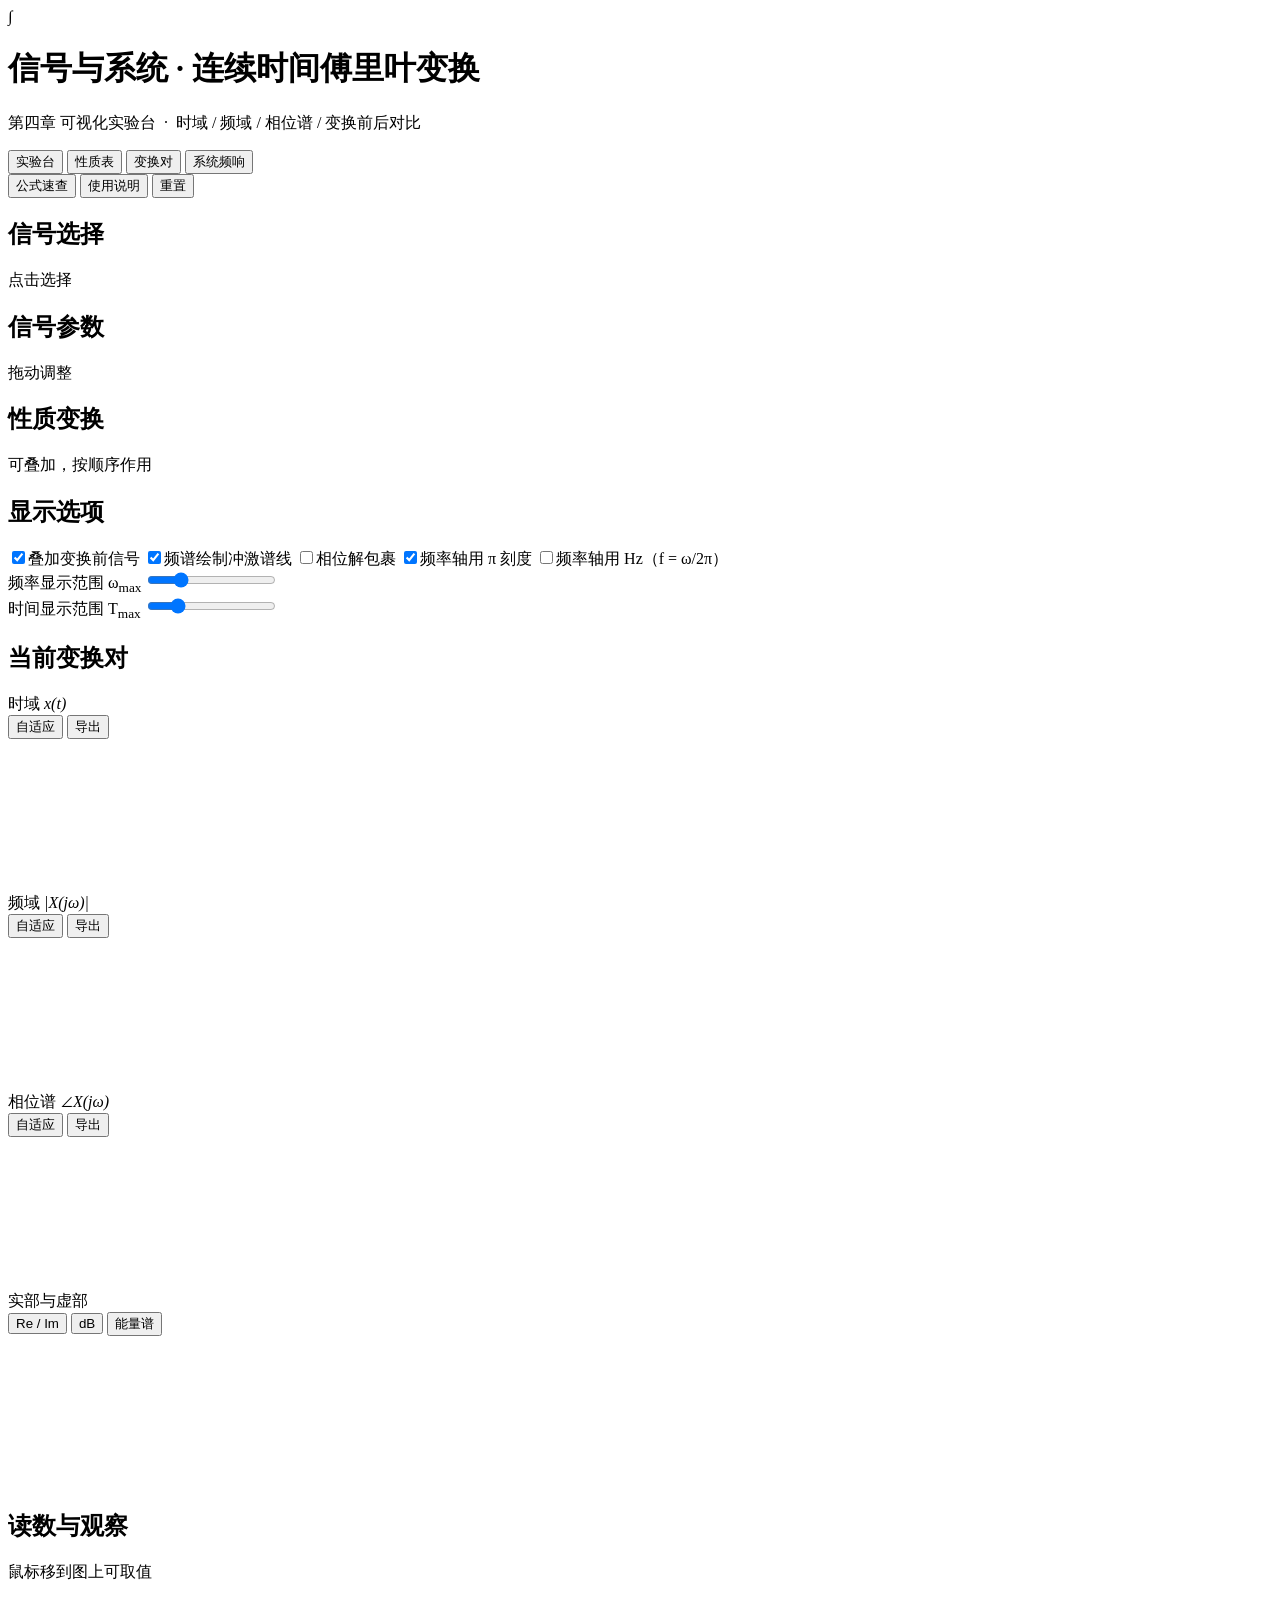
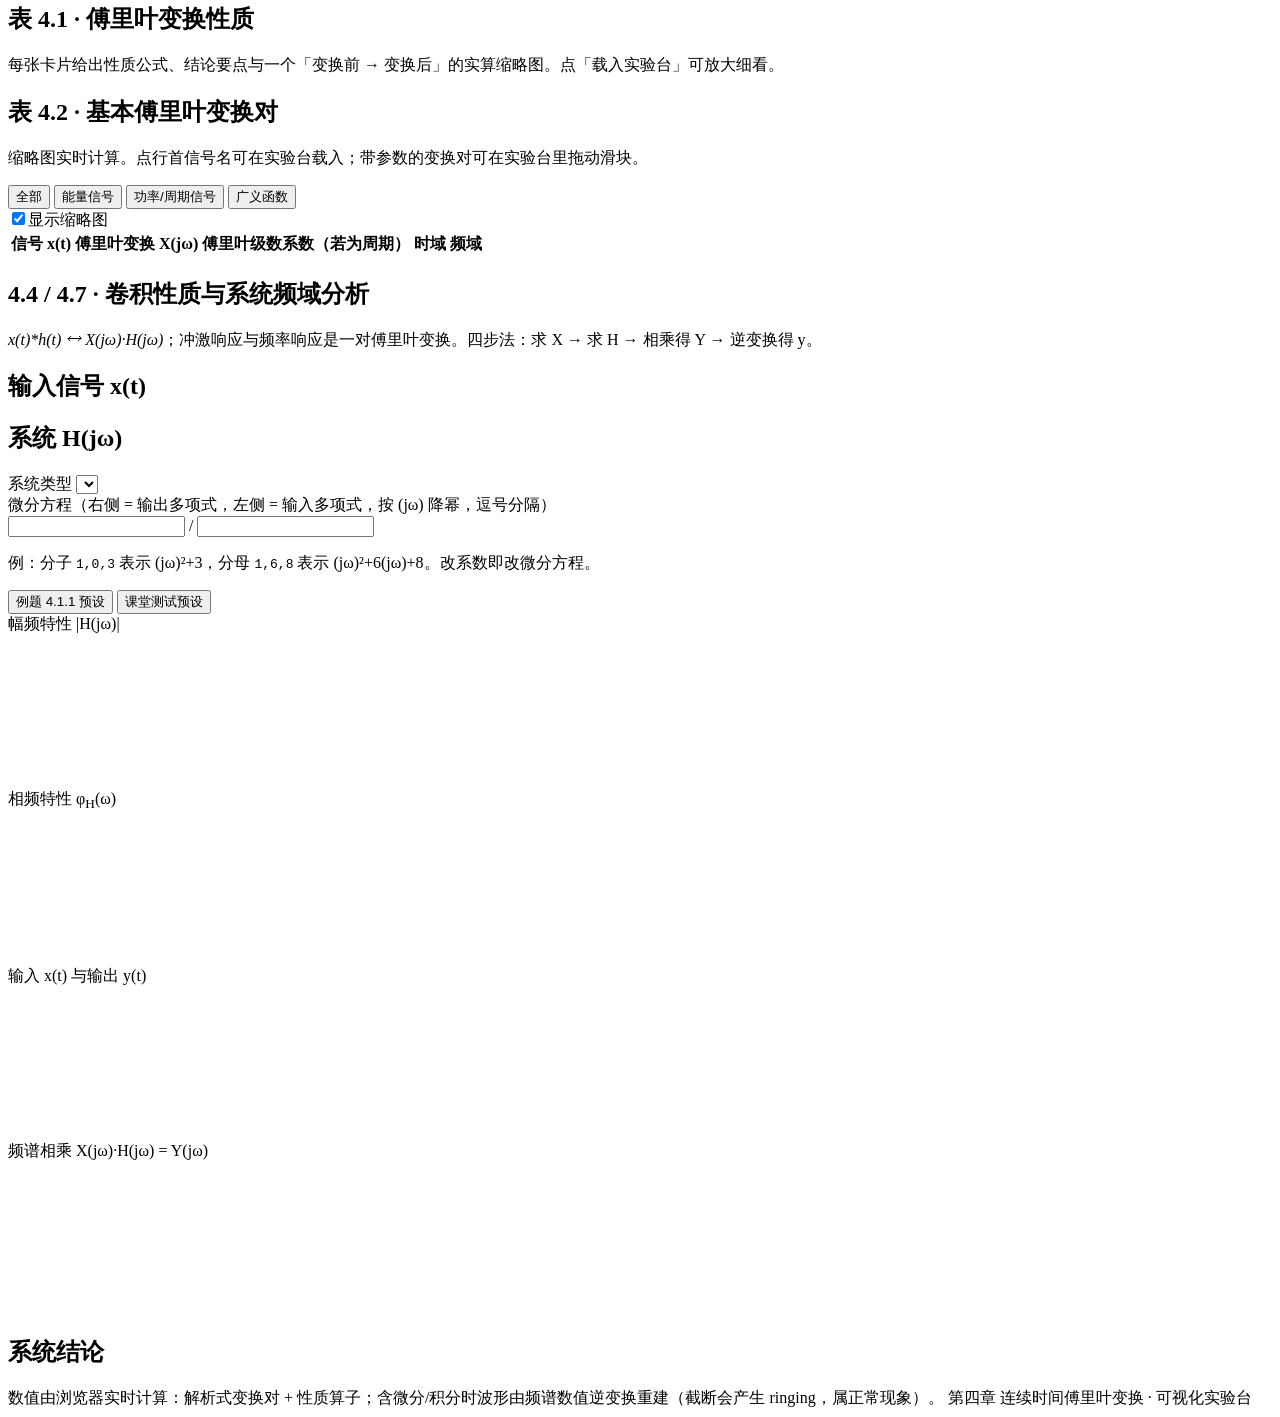
<file: src/index.tpl.html>
<!DOCTYPE html>
<html lang="zh-CN">
<head>
<meta charset="utf-8">
<meta name="viewport" content="width=device-width,initial-scale=1">
<title>信号与系统 · 连续时间傅里叶变换可视化实验台</title>
<meta name="description" content="第四章 连续时间傅里叶变换：信号选择、性质变换、时域波形、幅度谱、相位谱的交互式可视化实验台。">
<style>
@@CSS
</style>
</head>
<body>
<div id="app">

  <header class="topbar">
    <div class="brand">
      <div class="brand-mark" aria-hidden="true">&#8747;</div>
      <div class="brand-text">
        <h1>信号与系统 · 连续时间傅里叶变换</h1>
        <p>第四章 可视化实验台 &nbsp;·&nbsp; 时域 / 频域 / 相位谱 / 变换前后对比</p>
      </div>
    </div>

    <nav class="mode-switch" id="modeSwitch" aria-label="功能切换">
      <button class="mode-btn active" data-mode="lab">实验台</button>
      <button class="mode-btn" data-mode="props">性质表</button>
      <button class="mode-btn" data-mode="pairs">变换对</button>
      <button class="mode-btn" data-mode="sys">系统频响</button>
    </nav>

    <div class="topbar-actions">
      <button class="btn" id="btnFormula" title="常用公式与结论速查">公式速查</button>
      <button class="btn" id="btnHelp" title="使用说明">使用说明</button>
      <button class="btn btn-ghost" id="btnReset" title="恢复默认状态">重置</button>
    </div>
  </header>

  <main class="workspace">

    <!-- ======================= 实验台 ======================= -->
    <section class="view active" id="view-lab">
      <div class="lab-grid">

        <aside class="panel ctrl-panel">
          <div class="panel-head">
            <h2>信号选择</h2>
            <span class="hint" id="sigCountHint">点击选择</span>
          </div>
          <div class="sig-groups" id="sigGroups"></div>

          <div class="panel-head sub">
            <h2>信号参数</h2>
            <span class="hint">拖动调整</span>
          </div>
          <div class="params" id="sigParams"></div>
          <p class="field-help" id="sigFormula"></p>

          <div class="panel-head sub">
            <h2>性质变换</h2>
            <span class="hint">可叠加，按顺序作用</span>
          </div>
          <div class="chip-grid" id="propChips"></div>
          <div class="params" id="propParams"></div>
          <div class="chain" id="chainList"></div>

          <div class="panel-head sub">
            <h2>显示选项</h2>
          </div>
          <div class="toggles" id="displayToggles">
            <label class="check"><input type="checkbox" id="optOverlay" checked><span>叠加变换前信号</span></label>
            <label class="check"><input type="checkbox" id="optImpulses" checked><span>频谱绘制冲激谱线</span></label>
            <label class="check"><input type="checkbox" id="optUnwrap"><span>相位解包裹</span></label>
            <label class="check"><input type="checkbox" id="optPiTicks" checked><span>频率轴用 π 刻度</span></label>
            <label class="check"><input type="checkbox" id="optHz"><span>频率轴用 Hz（f = ω/2π）</span></label>
          </div>
          <div class="field">
            <label for="rangeW">频率显示范围 ω<sub>max</sub><span class="val" id="rangeWVal"></span></label>
            <input type="range" id="rangeW" min="4" max="120" step="1" value="30">
          </div>
          <div class="field">
            <label for="rangeT">时间显示范围 T<sub>max</sub><span class="val" id="rangeTVal"></span></label>
            <input type="range" id="rangeT" min="2" max="60" step="1" value="14">
          </div>
        </aside>

        <div class="col-split" role="separator" aria-orientation="vertical" tabindex="0"
             aria-label="拖动调节左右宽度，双击复位" title="拖动调节左右宽度 · 双击复位"></div>

        <div class="lab-main">
          <div class="panel formula-panel">
            <div class="panel-head">
              <h2>当前变换对</h2>
              <span class="hint" id="formulaTag"></span>
            </div>
            <div class="formula-body">
              <div class="formula-row" id="formulaMain"></div>
              <div class="formula-row sub" id="formulaRule"></div>
              <div class="formula-notes" id="formulaNotes"></div>
            </div>
          </div>

          <div class="charts-grid">
            <div class="chart-card">
              <div class="chart-head">
                <div class="chart-title"><span class="dot dot-x"></span>时域 <em>x(t)</em></div>
                <div class="chart-sub" id="subTime"></div>
                <div class="chart-actions">
                  <button class="btn btn-tiny" data-act="zoomfit" data-chart="time">自适应</button>
                  <button class="btn btn-tiny" data-act="export" data-chart="time">导出</button>
                </div>
              </div>
              <div class="canvas-box"><canvas id="chTime"></canvas><div class="chart-readout" id="roTime"></div></div>
            </div>

            <div class="chart-card">
              <div class="chart-head">
                <div class="chart-title"><span class="dot dot-mag"></span>频域 <em>|X(jω)|</em></div>
                <div class="chart-sub" id="subMag"></div>
                <div class="chart-actions">
                  <button class="btn btn-tiny" data-act="zoomfit" data-chart="mag">自适应</button>
                  <button class="btn btn-tiny" data-act="export" data-chart="mag">导出</button>
                </div>
              </div>
              <div class="canvas-box"><canvas id="chMag"></canvas><div class="chart-readout" id="roMag"></div></div>
            </div>

            <div class="chart-card">
              <div class="chart-head">
                <div class="chart-title"><span class="dot dot-phase"></span>相位谱 <em>∠X(jω)</em></div>
                <div class="chart-actions">
                  <button class="btn btn-tiny" data-act="zoomfit" data-chart="phase">自适应</button>
                  <button class="btn btn-tiny" data-act="export" data-chart="phase">导出</button>
                </div>
              </div>
              <div class="canvas-box"><canvas id="chPhase"></canvas><div class="chart-readout" id="roPhase"></div></div>
            </div>

            <div class="chart-card">
              <div class="chart-head">
                <div class="chart-title"><span class="dot dot-extra"></span><span id="extraTitle">实部与虚部</span></div>
                <div class="chart-actions seg" id="extraSeg">
                  <button class="btn btn-tiny active" data-extra="reim">Re / Im</button>
                  <button class="btn btn-tiny" data-extra="db">dB</button>
                  <button class="btn btn-tiny" data-extra="energy">能量谱</button>
                </div>
              </div>
              <div class="canvas-box"><canvas id="chExtra"></canvas><div class="chart-readout" id="roExtra"></div></div>
            </div>
          </div>

          <div class="panel insight-panel">
            <div class="panel-head"><h2>读数与观察</h2><span class="hint">鼠标移到图上可取值</span></div>
            <div class="insight-grid" id="insightGrid"></div>
          </div>
        </div>
      </div>
    </section>

    <!-- ======================= 性质表 ======================= -->
    <section class="view" id="view-props">
      <div class="view-head">
        <h2>表 4.1 · 傅里叶变换性质</h2>
        <p class="view-sub">每张卡片给出性质公式、结论要点与一个「变换前 → 变换后」的实算缩略图。点「载入实验台」可放大细看。</p>
      </div>
      <div class="props-grid" id="propsGrid"></div>
    </section>

    <!-- ======================= 变换对 ======================= -->
    <section class="view" id="view-pairs">
      <div class="view-head">
        <h2>表 4.2 · 基本傅里叶变换对</h2>
        <p class="view-sub">缩略图实时计算。点行首信号名可在实验台载入；带参数的变换对可在实验台里拖动滑块。</p>
      </div>
      <div class="pairs-toolbar">
        <div class="seg" id="pairsSeg">
          <button class="btn btn-tiny active" data-kind="all">全部</button>
          <button class="btn btn-tiny" data-kind="energy">能量信号</button>
          <button class="btn btn-tiny" data-kind="power">功率/周期信号</button>
          <button class="btn btn-tiny" data-kind="dist">广义函数</button>
        </div>
        <label class="check inline"><input type="checkbox" id="pairsSpark" checked><span>显示缩略图</span></label>
      </div>
      <div class="table-wrap">
        <table class="pairs-table">
          <thead>
            <tr><th>信号 x(t)</th><th>傅里叶变换 X(jω)</th><th>傅里叶级数系数（若为周期）</th><th>时域</th><th>频域</th></tr>
          </thead>
          <tbody id="pairsBody"></tbody>
        </table>
      </div>
    </section>

    <!-- ======================= 系统频响 ======================= -->
    <section class="view" id="view-sys">
      <div class="view-head">
        <h2>4.4 / 4.7 · 卷积性质与系统频域分析</h2>
        <p class="view-sub">
          <em>x(t)*h(t) ⟷ X(jω)·H(jω)</em>；冲激响应与频率响应是一对傅里叶变换。四步法：求 X → 求 H → 相乘得 Y → 逆变换得 y。
        </p>
      </div>
      <div class="sys-grid">
        <aside class="panel">
          <div class="panel-head"><h2>输入信号 x(t)</h2></div>
          <div class="chip-grid" id="sysInputChips"></div>
          <div class="params" id="sysInputParams"></div>

          <div class="panel-head sub"><h2>系统 H(jω)</h2></div>
          <div class="field">
            <label for="sysKind">系统类型</label>
            <select id="sysKind"></select>
          </div>
          <div class="params" id="sysParams"></div>
          <div class="field">
            <label for="sysOde">微分方程（右侧 = 输出多项式，左侧 = 输入多项式，按 (jω) 降幂，逗号分隔）</label>
            <div class="ode-row">
              <input type="text" id="sysOdeNum" spellcheck="false">
              <span class="ode-sep">/</span>
              <input type="text" id="sysOdeDen" spellcheck="false">
            </div>
            <p class="field-help">例：分子 <code>1,0,3</code> 表示 (jω)²+3，分母 <code>1,6,8</code> 表示 (jω)²+6(jω)+8。改系数即改微分方程。</p>
            <p class="field-error" id="sysOdeErr"></p>
          </div>
          <div class="formula-box" id="sysFormula"></div>
          <div class="btn-row">
            <button class="btn btn-primary" id="sysPreset1">例题 4.1.1 预设</button>
            <button class="btn" id="sysPreset2">课堂测试预设</button>
          </div>
        </aside>
        <div class="col-split" role="separator" aria-orientation="vertical" tabindex="0"
             aria-label="拖动调节左右宽度，双击复位" title="拖动调节左右宽度 · 双击复位"></div>
        <div class="sys-main">
          <div class="charts-grid">
            <div class="chart-card">
              <div class="chart-head"><div class="chart-title"><span class="dot dot-mag"></span>幅频特性 |H(jω)|</div></div>
              <div class="canvas-box"><canvas id="chSysMag"></canvas><div class="chart-readout" id="roSysMag"></div></div>
            </div>
            <div class="chart-card">
              <div class="chart-head"><div class="chart-title"><span class="dot dot-phase"></span>相频特性 φ<sub>H</sub>(ω)</div></div>
              <div class="canvas-box"><canvas id="chSysPhase"></canvas><div class="chart-readout" id="roSysPhase"></div></div>
            </div>
            <div class="chart-card">
              <div class="chart-head"><div class="chart-title"><span class="dot dot-x"></span>输入 x(t) 与输出 y(t)</div></div>
              <div class="canvas-box"><canvas id="chSysTime"></canvas><div class="chart-readout" id="roSysTime"></div></div>
            </div>
            <div class="chart-card">
              <div class="chart-head"><div class="chart-title"><span class="dot dot-y"></span>频谱相乘 X(jω)·H(jω) = Y(jω)</div></div>
              <div class="canvas-box"><canvas id="chSysSpec"></canvas><div class="chart-readout" id="roSysSpec"></div></div>
            </div>
          </div>
          <div class="panel insight-panel"><div class="panel-head"><h2>系统结论</h2></div>
            <div class="insight-grid" id="sysInsight"></div>
            <p class="insight-note" id="sysNote"></p>
          </div>
        </div>
      </div>
    </section>

  </main>

  <footer class="footbar">
    <span>数值由浏览器实时计算：解析式变换对 + 性质算子；含微分/积分时波形由频谱数值逆变换重建（截断会产生 ringing，属正常现象）。</span>
    <span class="foot-right">第四章 连续时间傅里叶变换 · 可视化实验台</span>
  </footer>
</div>

<div class="drawer" id="drawer" hidden aria-label="自定义函数">
  <div class="drawer-head">
    <h3>自定义信号 x(t)</h3>
    <button class="icon-btn" id="drawerClose" aria-label="关闭">✕</button>
  </div>
  <div class="drawer-body">
    <p class="field-help">用变量 <code>t</code> 写一个时间函数，工具会用数值积分算出它的傅里叶变换（截断窗内）。支持
      <code>+ - * / ^</code>、<code>exp sin cos tan abs sqrt ln log sign</code>、<code>u step rect gate sa sinc tri delta</code>、
      常量 <code>pi e</code> 与参数 <code>a b c w0 T</code>。</p>
    <div class="field">
      <label for="customExpr">x(t) =</label>
      <input type="text" id="customExpr" spellcheck="false" placeholder="例如：exp(-3*t)*u(t)  或  rect(t/2)  或  sa(2*t)">
      <p class="field-error" id="customErr"></p>
    </div>
    <div class="field">
      <label for="customWindow">截断窗宽 <span class="val" id="customWindowVal"></span></label>
      <input type="range" id="customWindow" min="4" max="80" step="1" value="24">
    </div>
    <div class="field">
      <label for="customParams">参数值（逗号分隔，可留空）</label>
      <input type="text" id="customParams" spellcheck="false" placeholder="a=2, w0=5">
    </div>
    <div class="chip-grid" id="customPresets"></div>
    <div class="btn-row">
      <button class="btn btn-primary" id="customApply">计算并载入实验台</button>
    </div>
    <p class="hint">注意：δ(t)、u(t)、常数这类不满足绝对可积的写法，数值结果只能近似出冲激附近的形态。</p>
  </div>
</div>

<div class="modal-mask" id="modal" hidden>
  <div class="modal" role="dialog" aria-modal="true">
    <div class="modal-head"><h3 id="modalTitle"></h3><button class="icon-btn" id="modalClose" aria-label="关闭">✕</button></div>
    <div class="modal-body" id="modalBody"></div>
  </div>
</div>

<div class="toast" id="toast" hidden></div>

<script>
@@JS
</script>
</body>
</html>
</file>
